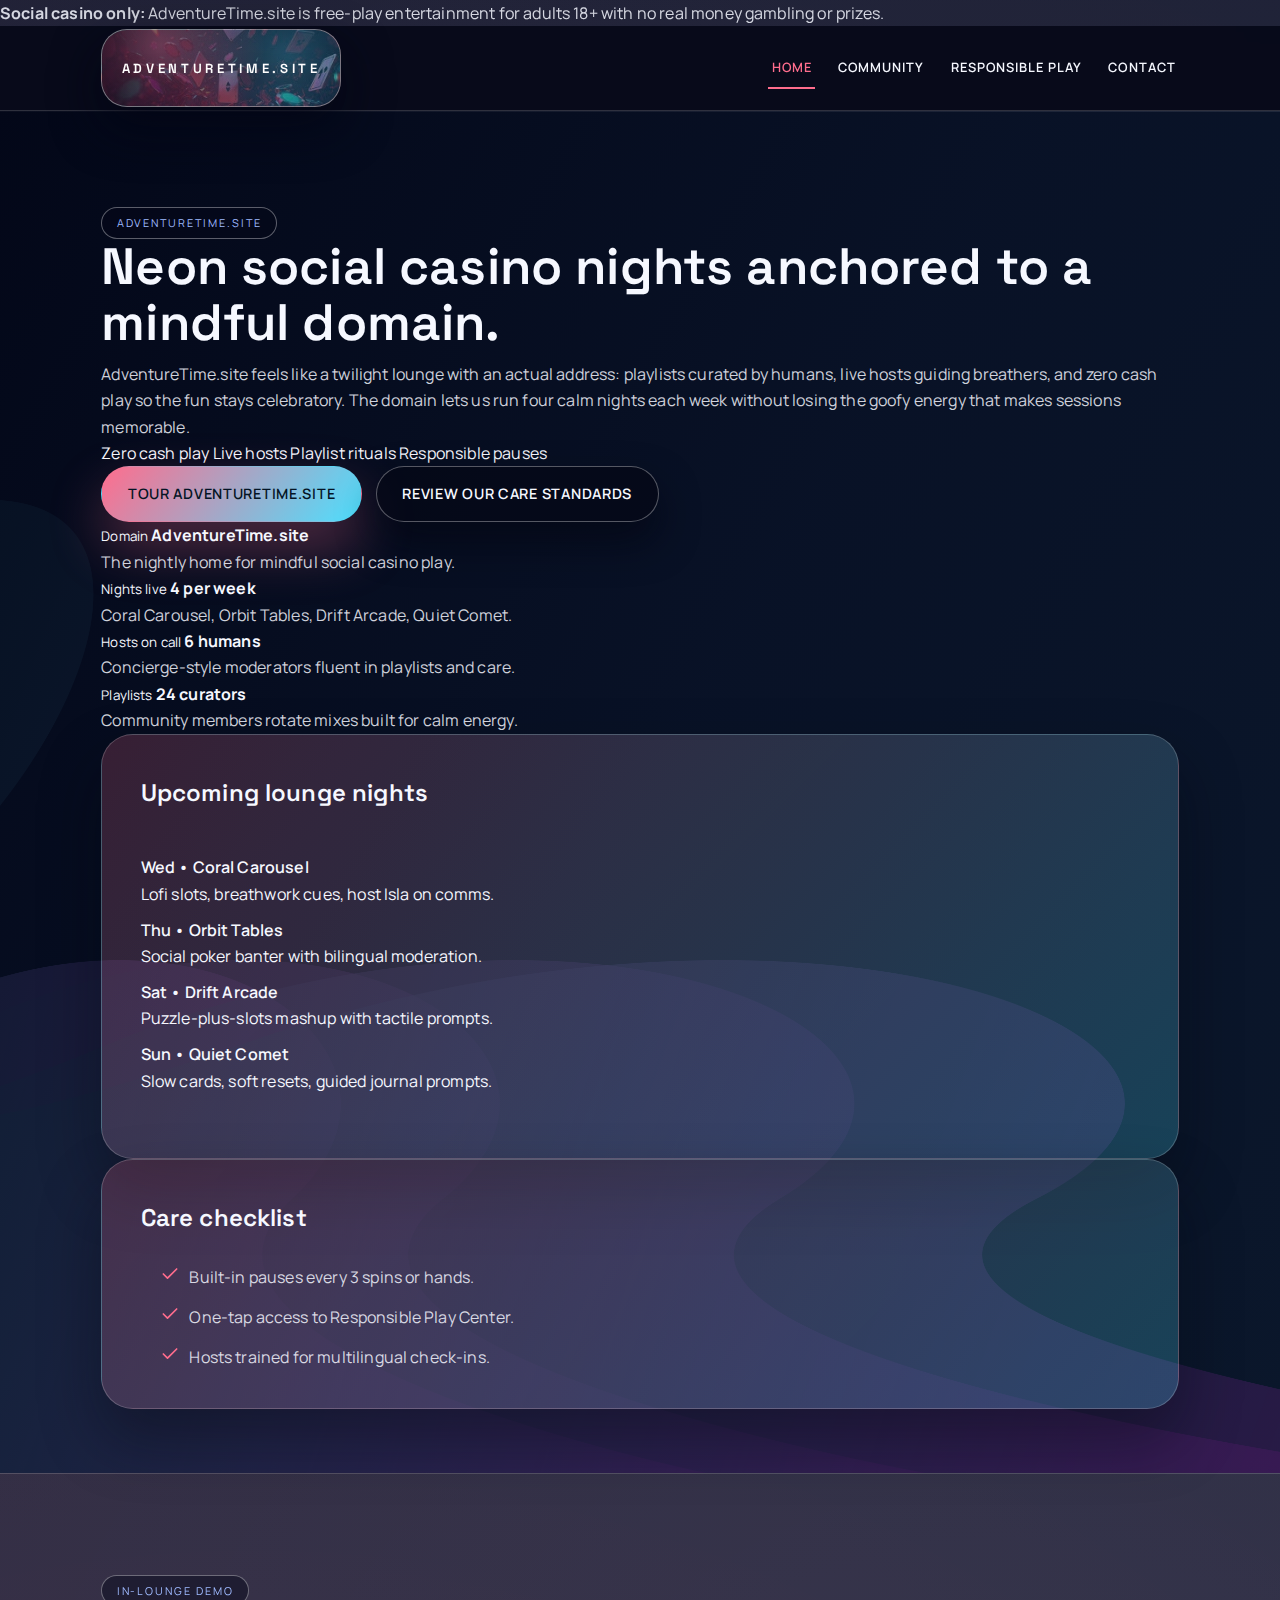
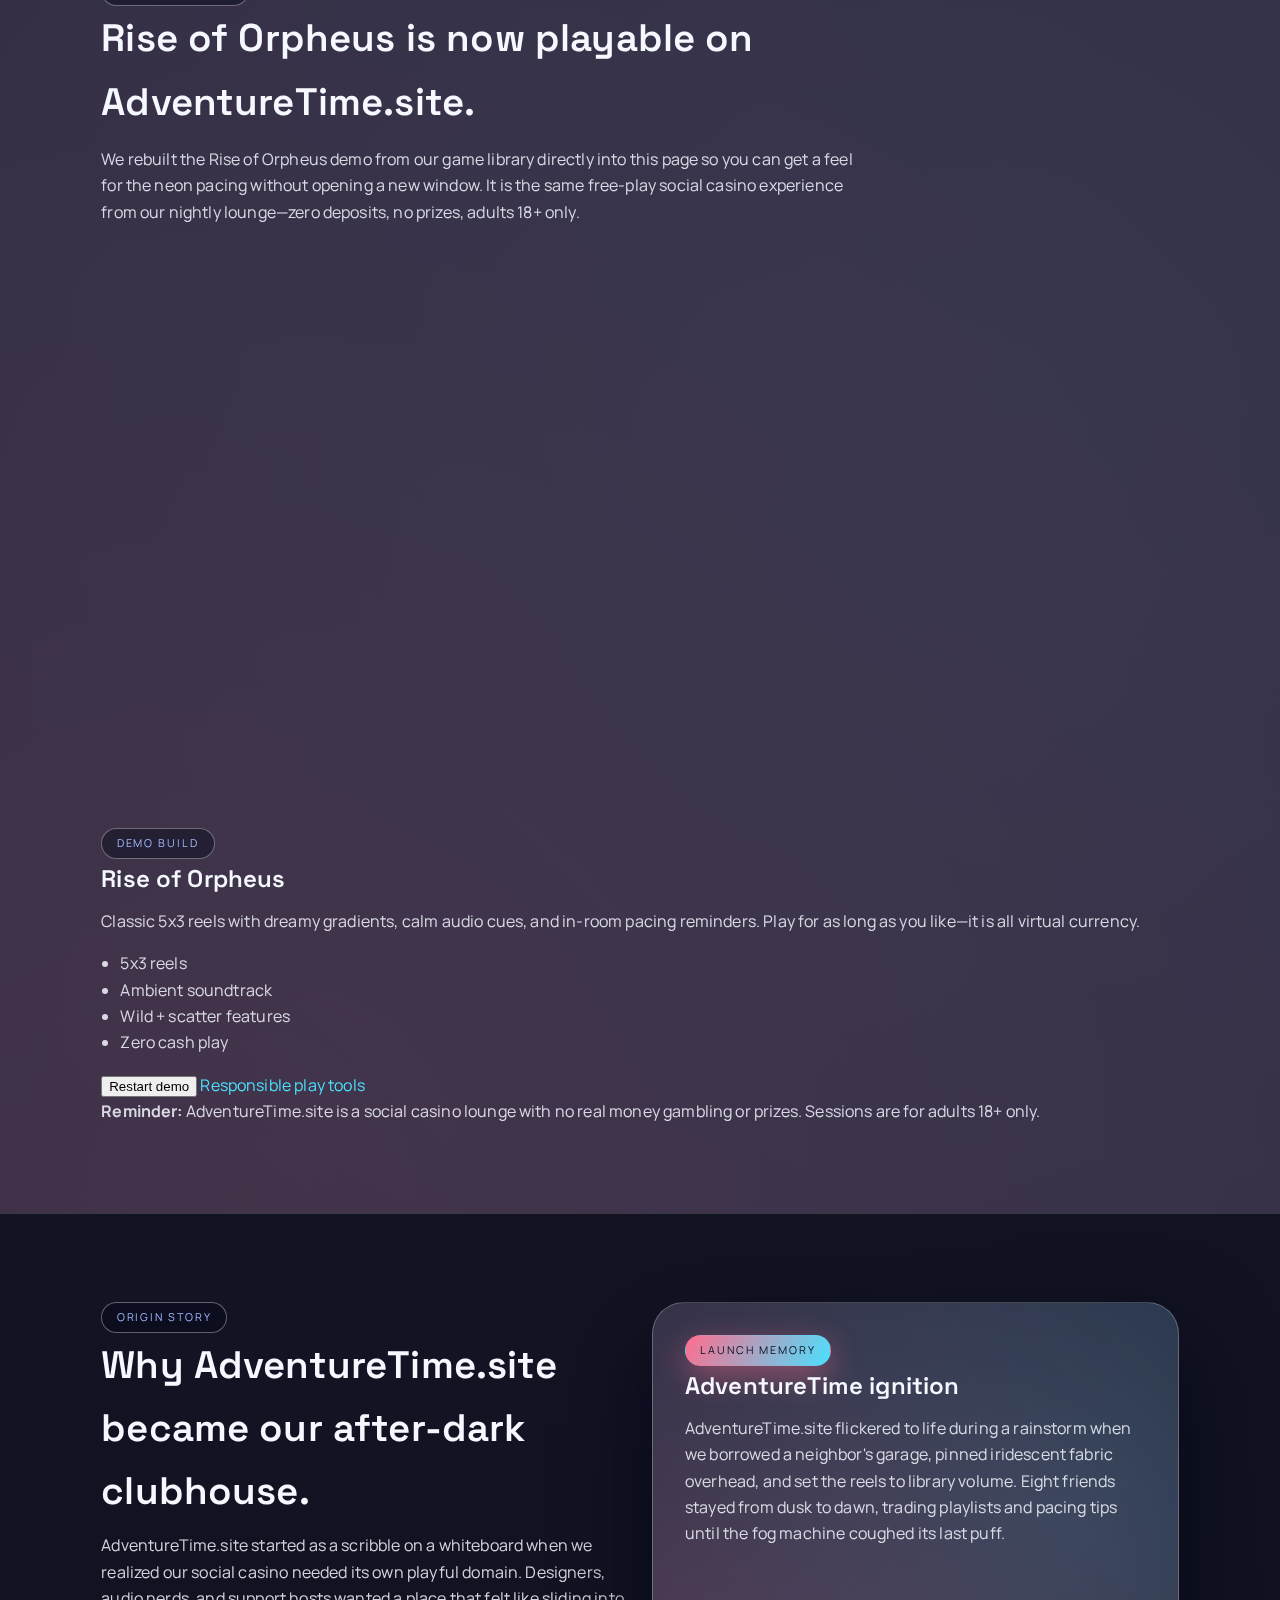
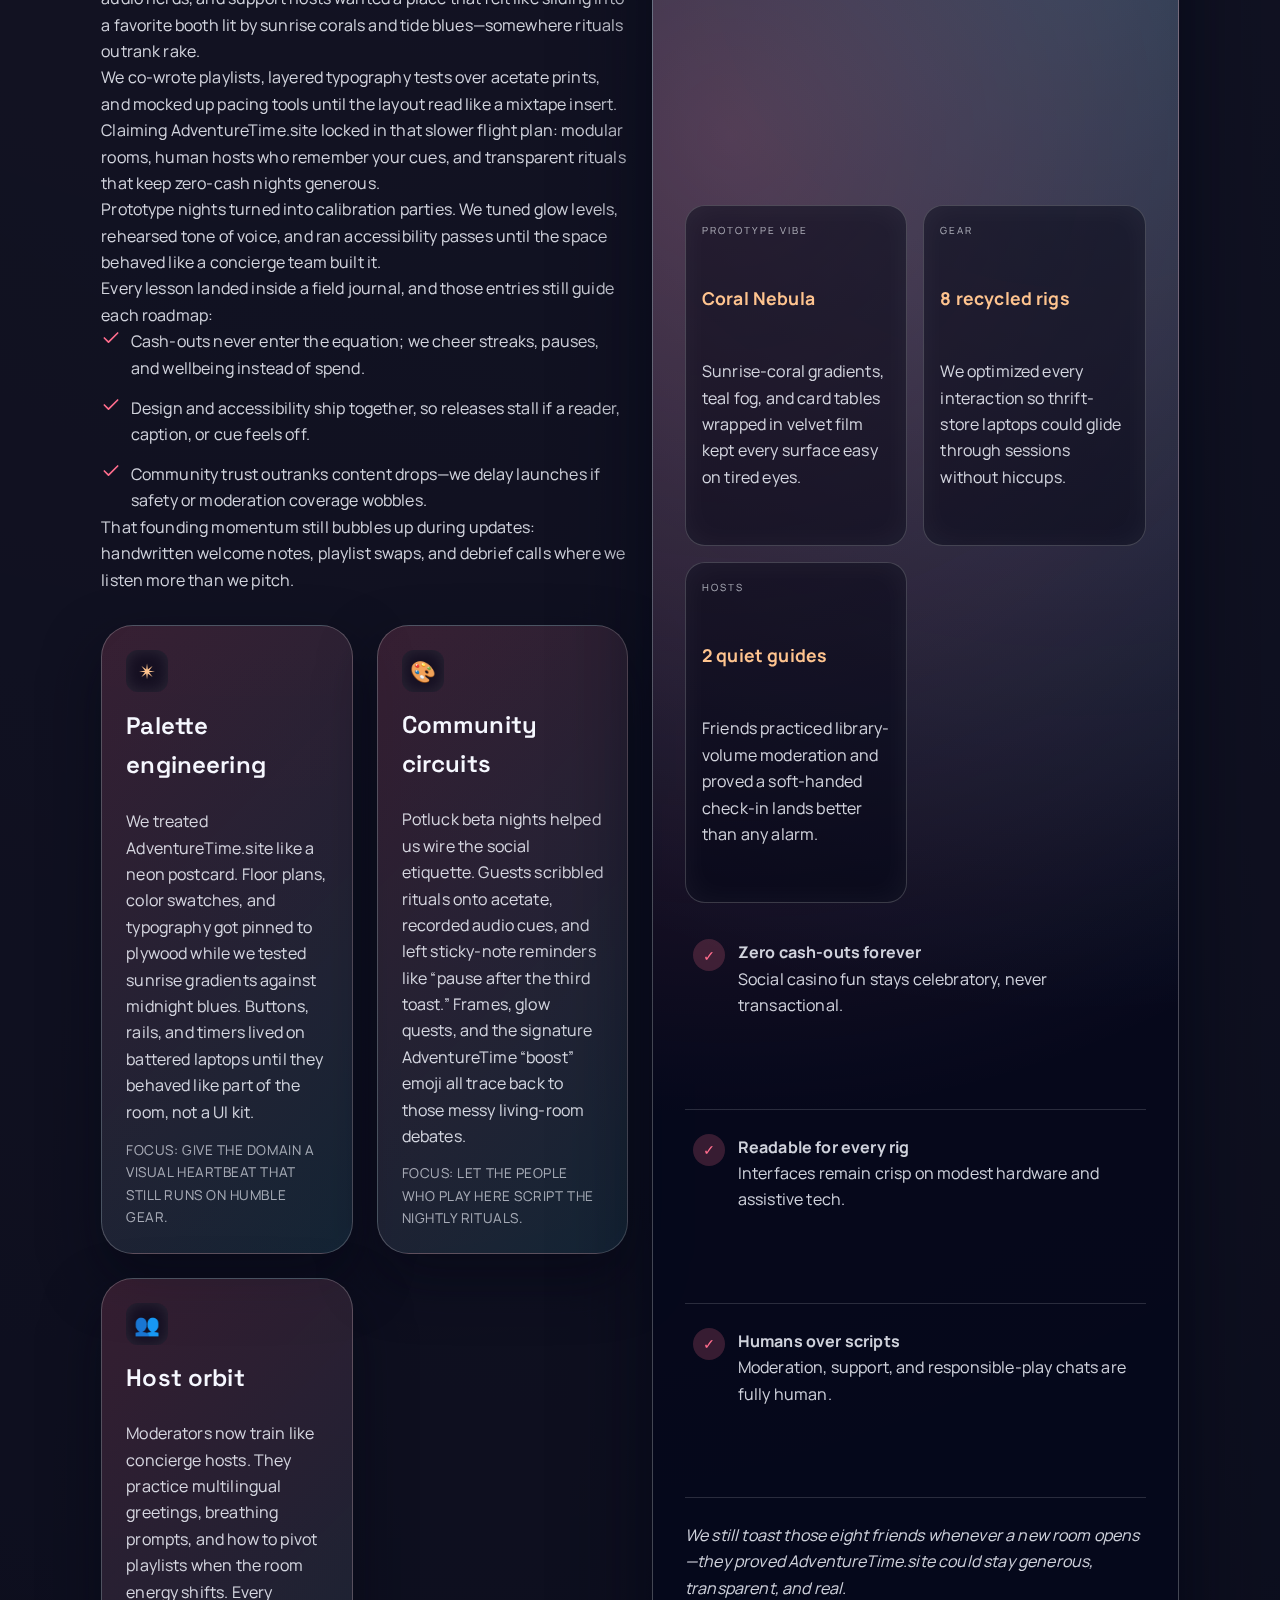
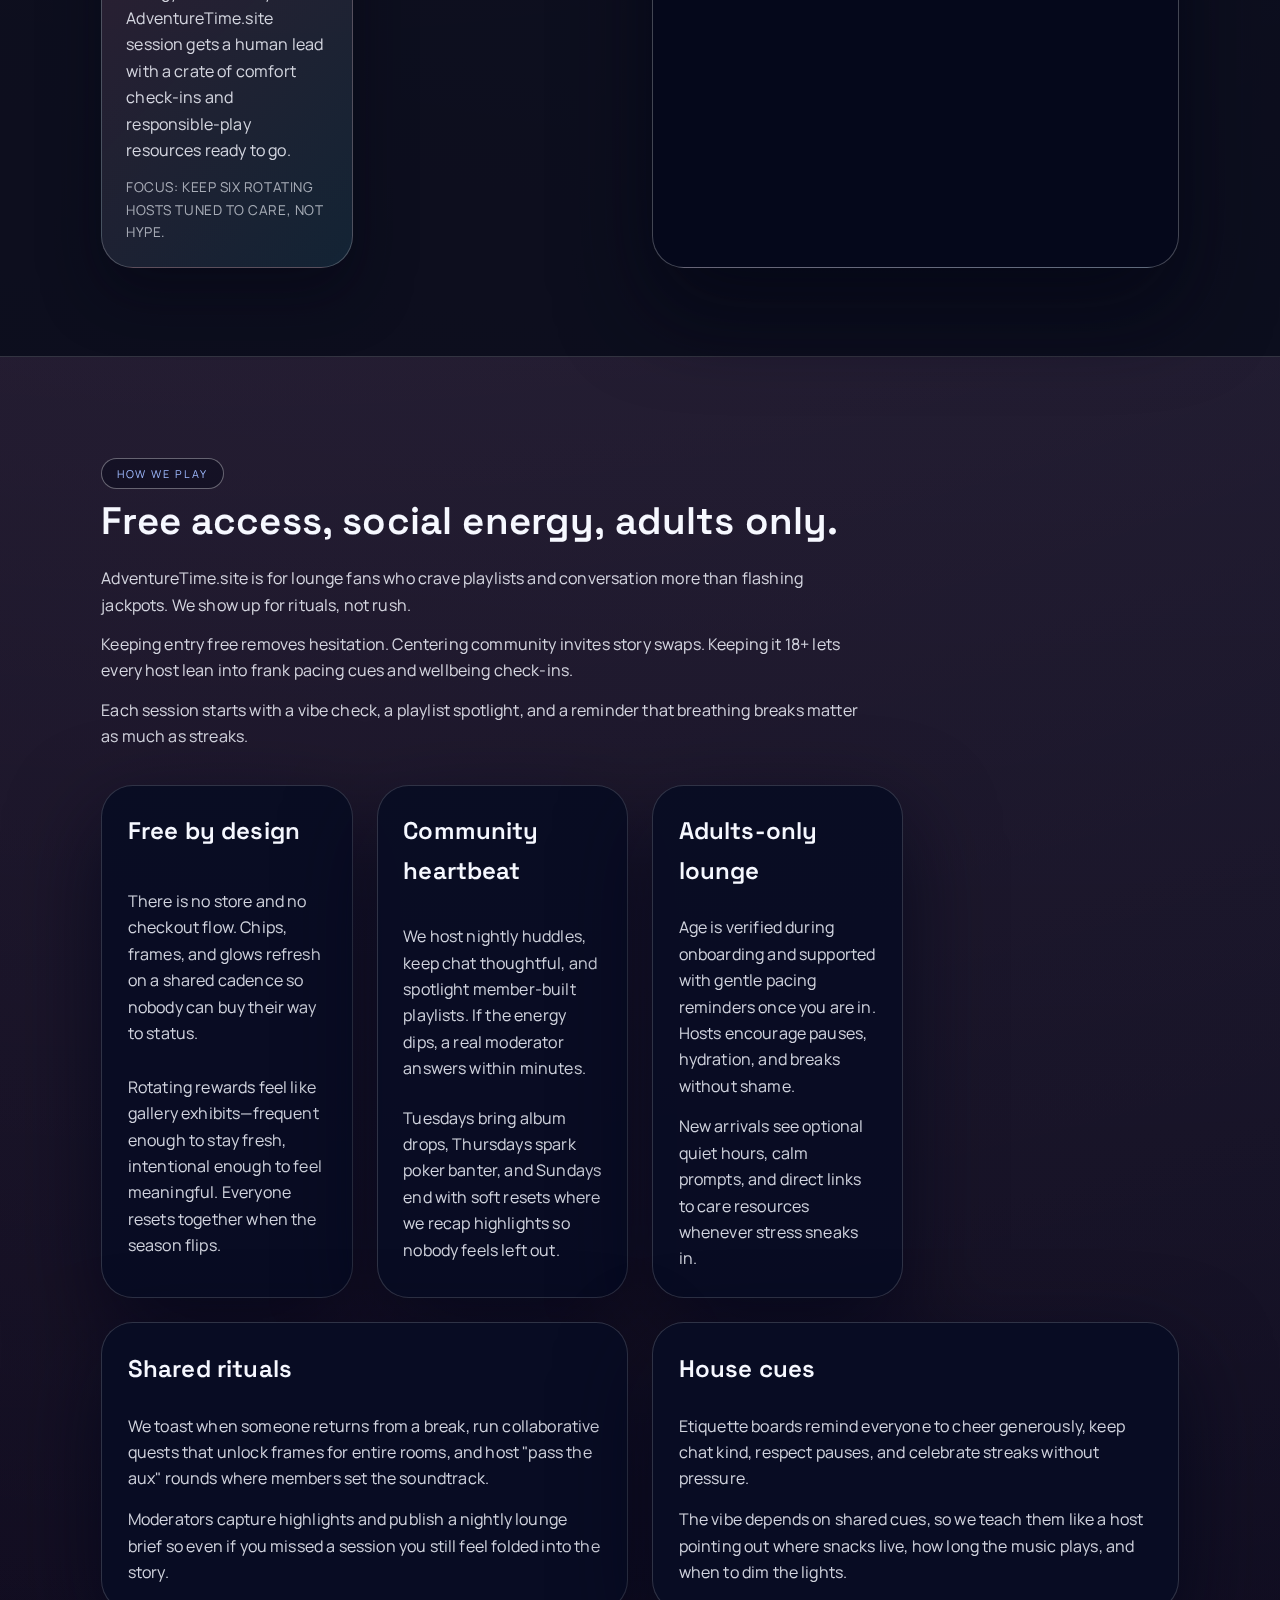
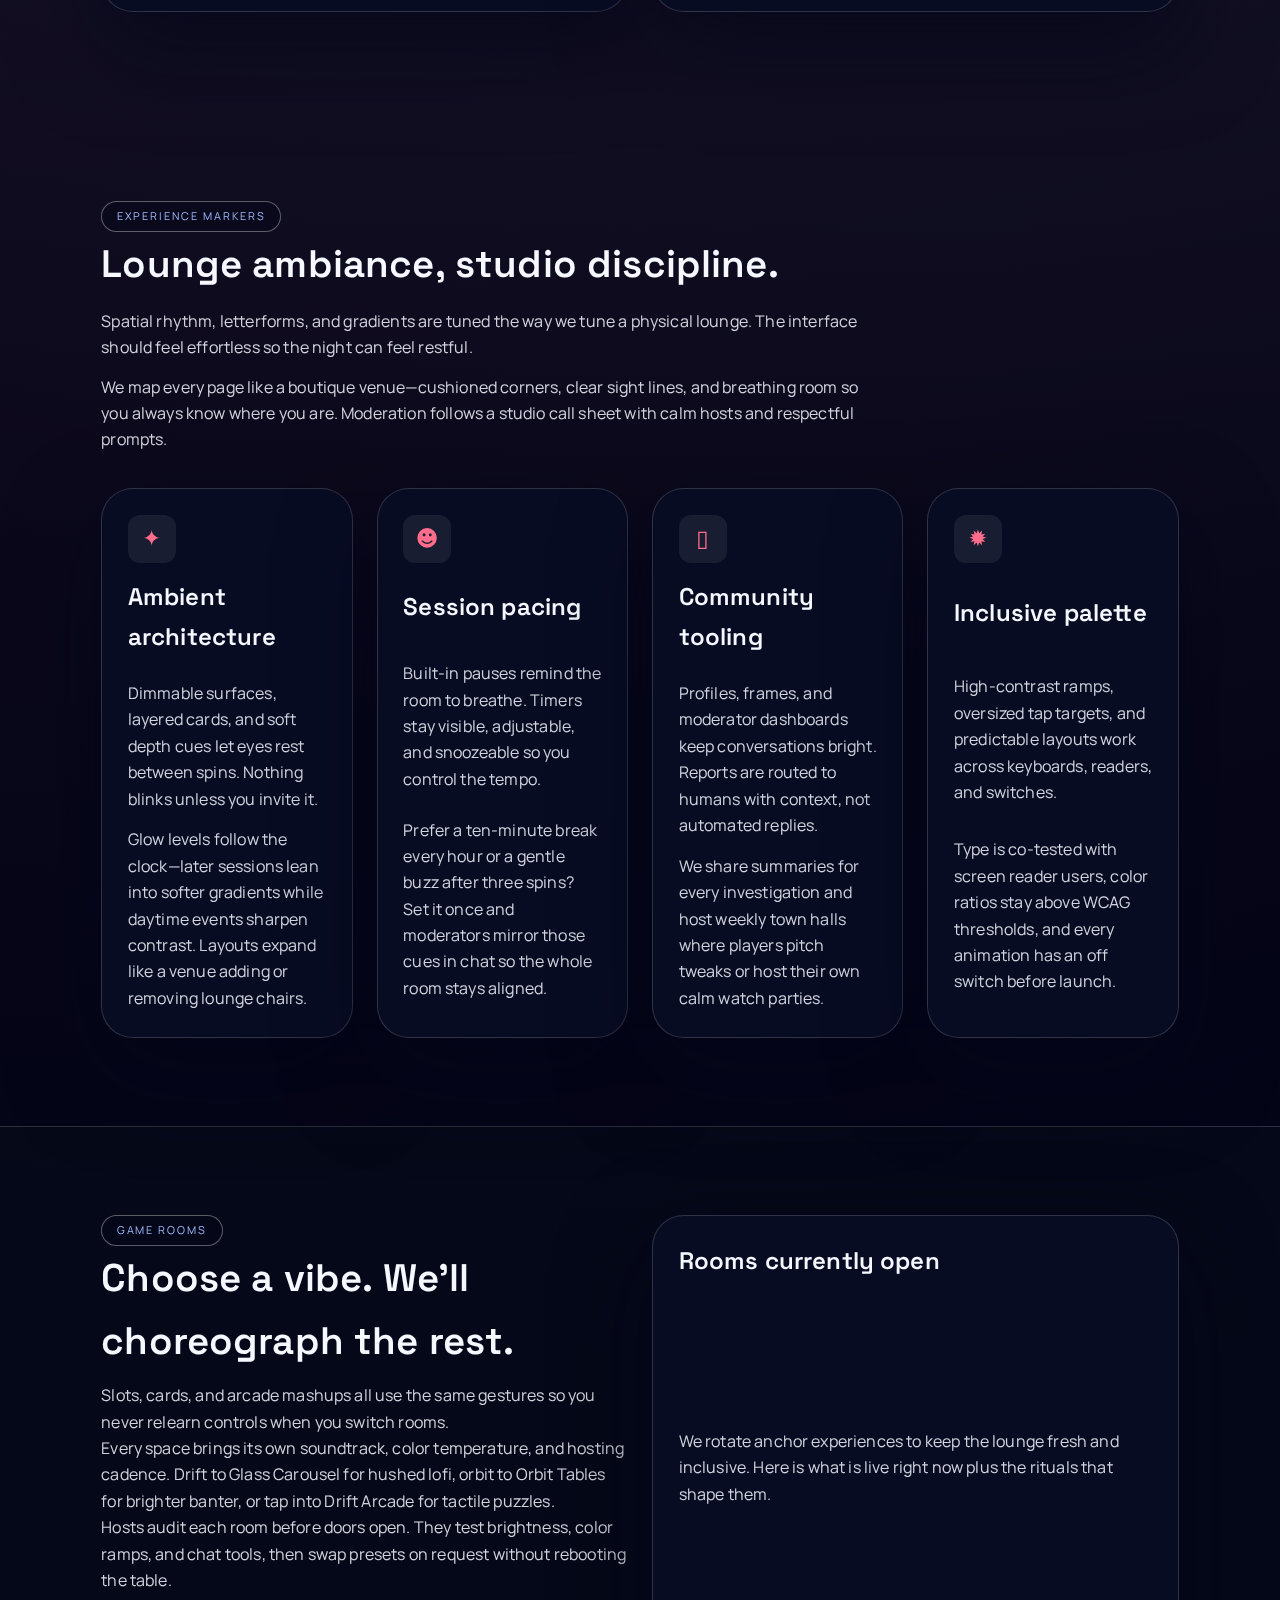
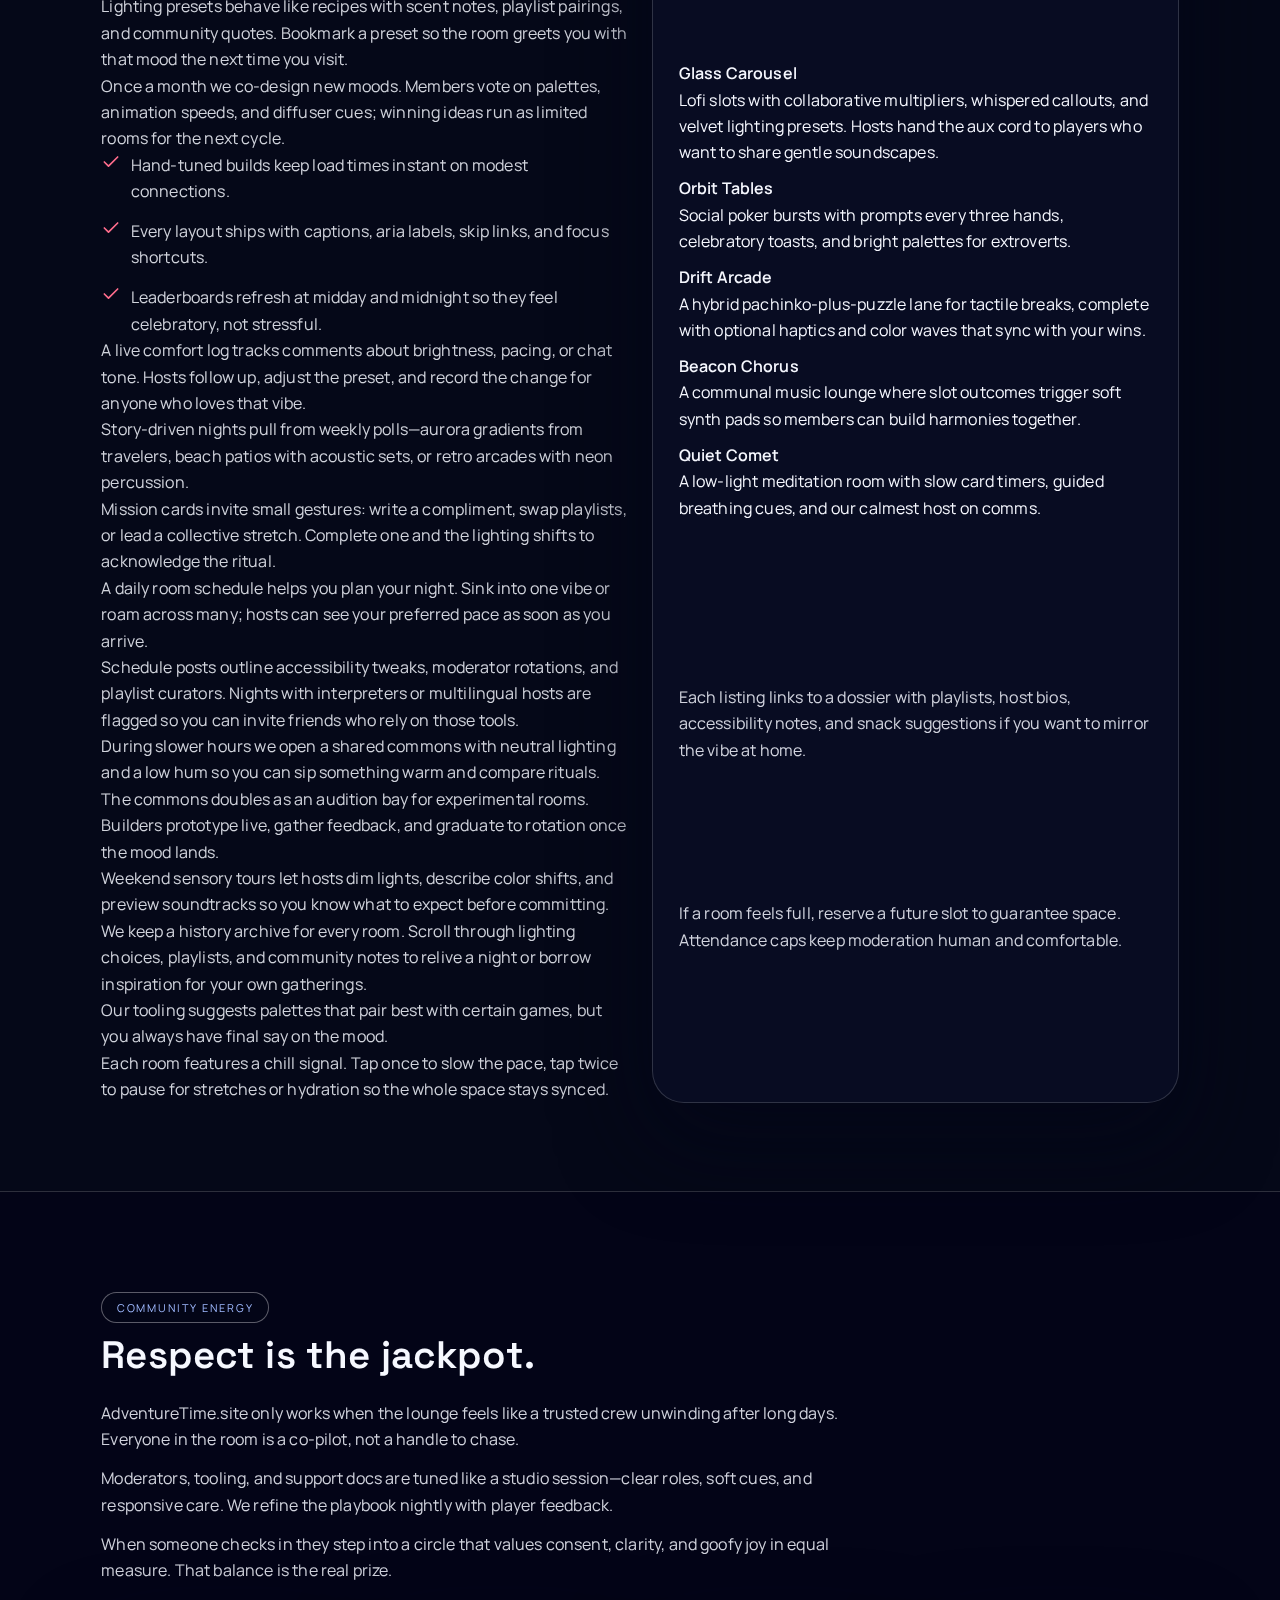
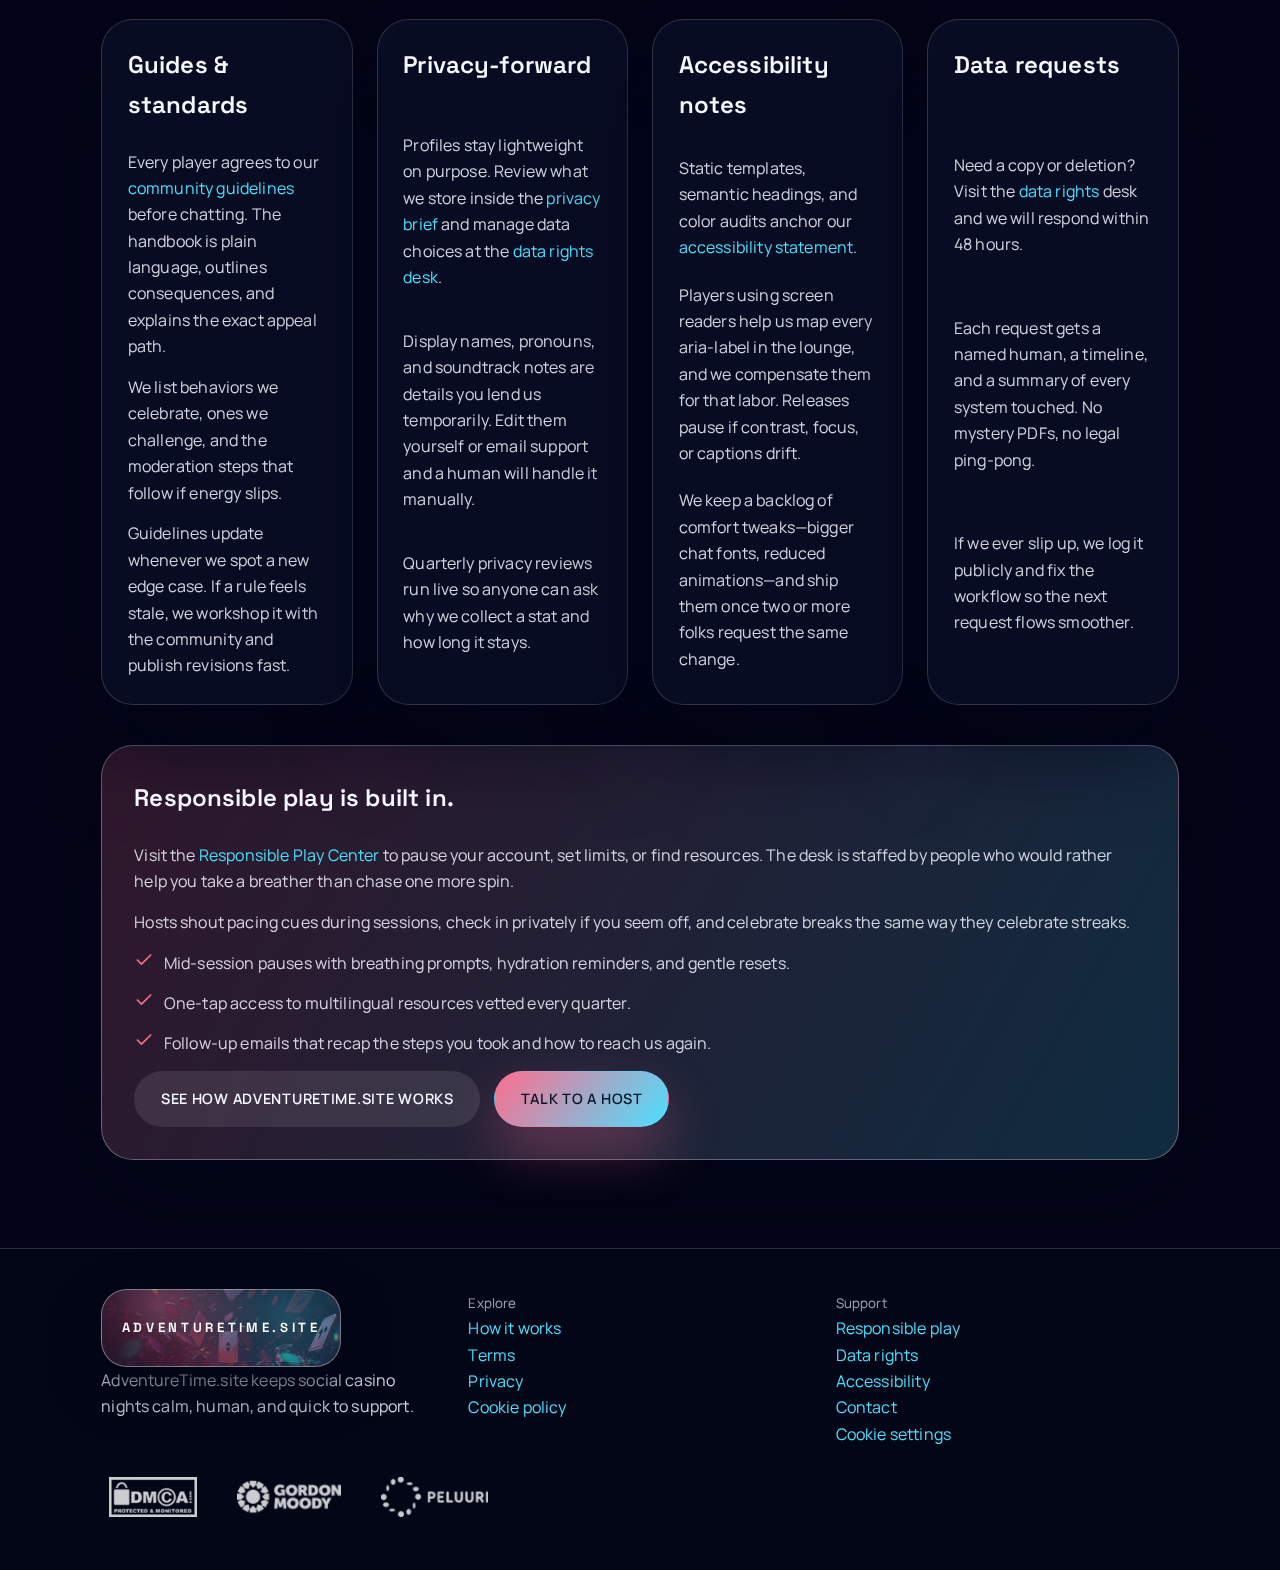
<file: index.html>
<!doctype html>
<html lang="en">
<head>
  <meta charset="utf-8">
  <meta name="viewport" content="width=device-width, initial-scale=1">
  <meta http-equiv=\"Cache-Control\" content=\"no-cache, no-store, must-revalidate\">
  <meta http-equiv=\"Pragma\" content=\"no-cache\">
  <meta http-equiv=\"Expires\" content=\"0\">
  <meta http-equiv="Content-Language" content="en-US">
  <meta name="theme-color" content="#ff6d8d">
  <title>AdventureTime.site | Chromatic Social Casino Lounge</title>
  <meta name="description" content="AdventureTime.site is the new domain for neon social casino nights with live hosts, curated playlists, guided breathers, and zero-cash rituals.">
  <meta name="keywords" content="AdventureTime.site, social casino nights, neon casino lounge, zero cash play, live hosts, mindful gaming, responsible social casino, playlists">
  <meta name="robots" content="index, follow">
  <meta property="og:site_name" content="AdventureTime.site">
  <meta property="og:title" content="AdventureTime.site | Chromatic Social Casino Lounge">
  <meta property="og:description" content="Drop into AdventureTime.site for social casino nights lit by sunrise corals, live hosts, curated playlists, and responsibility-first rituals&mdash;never deposits or withdrawals.">
  <meta property="og:type" content="website">
  <meta property="og:url" content="https://adventuretime.site/">
  <meta name="twitter:card" content="summary_large_image">
  <meta name="twitter:title" content="AdventureTime.site | Chromatic Social Casino Lounge">
  <meta name="twitter:description" content="AdventureTime.site keeps social casino play grounded with neon gradients, live hosts, playlists, and compassionate pace checks.">
  <link rel="canonical" href="https://adventuretime.site/">
  <link rel="alternate" href="https://adventuretime.site/" hreflang="en">
  <link rel="alternate" href="https://adventuretime.site/" hreflang="x-default">

  <link rel="icon" href="/favicon.ico" sizes="any">
  <link rel="stylesheet" href="/styles.css?v=3">
</head>
<body>
  <a class="skip-link" href="#main-content">Skip to main content</a>  <div class="policy-banner" role="status">
    <p><strong>Social casino only:</strong> AdventureTime.site is free-play entertainment for adults 18+ with no real money gambling or prizes.</p>
  </div>
  <header class="site-header">
    <div class="shell header__inner">
      <a class="brand" href="/" aria-label="AdventureTime.site home">
                <div class='brand__logo' role='img' aria-label='AdventureTime.site textured logo'>
          <span aria-hidden='true'>AdventureTime.site</span>
        </div>
      </a>

      <nav class="site-nav" aria-label="Primary">
        <a href="/" aria-current="page">Home</a>
        <a href="/community/">Community</a>
        <a href="/responsible-play/">Responsible Play</a>
        <a href="/contact/">Contact</a>
      </nav>
    </div>
  </header>

  <main id="main-content">
    <section class="hero hero--simple" id="overview">
      <div class="shell hero__layout">
        <div class="hero__story">
          <p class="pill">AdventureTime.site</p>
          <h1>Neon social casino nights anchored to a mindful domain.</h1>
          <p>AdventureTime.site feels like a twilight lounge with an actual address: playlists curated by humans, live hosts guiding breathers, and zero cash play so the fun stays celebratory. The domain lets us run four calm nights each week without losing the goofy energy that makes sessions memorable.</p>
          <div class="hero__badges" aria-label="Lounge highlights">
            <span class="hero-badge">Zero cash play</span>
            <span class="hero-badge">Live hosts</span>
            <span class="hero-badge">Playlist rituals</span>
            <span class="hero-badge">Responsible pauses</span>
          </div>
          <div class="button-row">
            <a class="btn btn--primary" href="#experience">Tour AdventureTime.site</a>
            <a class="btn btn--ghost" href="/responsible-play/">Review our care standards</a>
          </div>
          <div class="hero__meta-grid" aria-label="Quick stats">
            <article class="hero__meta-card">
              <small>Domain</small>
              <strong>AdventureTime.site</strong>
              <p>The nightly home for mindful social casino play.</p>
            </article>
            <article class="hero__meta-card">
              <small>Nights live</small>
              <strong>4 per week</strong>
              <p>Coral Carousel, Orbit Tables, Drift Arcade, Quiet Comet.</p>
            </article>
            <article class="hero__meta-card">
              <small>Hosts on call</small>
              <strong>6 humans</strong>
              <p>Concierge-style moderators fluent in playlists and care.</p>
            </article>
            <article class="hero__meta-card">
              <small>Playlists</small>
              <strong>24 curators</strong>
              <p>Community members rotate mixes built for calm energy.</p>
            </article>
          </div>
        </div>
        <div class="hero__showcase">
          <div class="hero__panel hero__panel--primary">
            <h3>Upcoming lounge nights</h3>
            <dl class="hero__schedule">
              <div>
                <dt>Wed • Coral Carousel</dt>
                <dd>Lofi slots, breathwork cues, host Isla on comms.</dd>
              </div>
              <div>
                <dt>Thu • Orbit Tables</dt>
                <dd>Social poker banter with bilingual moderation.</dd>
              </div>
              <div>
                <dt>Sat • Drift Arcade</dt>
                <dd>Puzzle-plus-slots mashup with tactile prompts.</dd>
              </div>
              <div>
                <dt>Sun • Quiet Comet</dt>
                <dd>Slow cards, soft resets, guided journal prompts.</dd>
              </div>
            </dl>
          </div>
          <div class="hero__panel hero__panel--secondary">
            <h3>Care checklist</h3>
            <ul class="checklist checklist--compact">
              <li>
                <svg viewBox="0 0 24 24" fill="none" stroke="currentColor" stroke-width="2" stroke-linecap="round" stroke-linejoin="round"><polyline points="20 6 9 17 4 12"/></svg>
                <span>Built-in pauses every 3 spins or hands.</span>
              </li>
              <li>
                <svg viewBox="0 0 24 24" fill="none" stroke="currentColor" stroke-width="2" stroke-linecap="round" stroke-linejoin="round"><polyline points="20 6 9 17 4 12"/></svg>
                <span>One-tap access to Responsible Play Center.</span>
              </li>
              <li>
                <svg viewBox="0 0 24 24" fill="none" stroke="currentColor" stroke-width="2" stroke-linecap="round" stroke-linejoin="round"><polyline points="20 6 9 17 4 12"/></svg>
                <span>Hosts trained for multilingual check-ins.</span>
              </li>
            </ul>
          </div>
        </div>
      </div>
    </section>

    <section class="section" id="featured-game">
      <div class="shell">
        <div class="section__header">
          <p class="pill">In-lounge demo</p>
          <h2>Rise of Orpheus is now playable on AdventureTime.site.</h2>
          <p>We rebuilt the Rise of Orpheus demo from our game library directly into this page so you can get a feel for the neon pacing without opening a new window. It is the same free-play social casino experience from our nightly lounge&mdash;zero deposits, no prizes, adults 18+ only.</p>
        </div>

        <div class="game-showcase" aria-label="Rise of Orpheus demo">
          <div class="game-iframe-container">
            <iframe
              id="orpheus-frame"
              data-src="https://released.playngonetwork.com/casino/ContainerLauncher?pid=2&amp;gid=riseoforpheus&amp;lang=en_GB&amp;practice=1&amp;channel=desktop&amp;demo=2"
              src="https://released.playngonetwork.com/casino/ContainerLauncher?pid=2&amp;gid=riseoforpheus&amp;lang=en_GB&amp;practice=1&amp;channel=desktop&amp;demo=2"
              title="Rise of Orpheus social casino game"
              loading="lazy"
              width="100%"
              height="560"
              frameborder="0"
              referrerpolicy="no-referrer"
              allow="autoplay"
            ></iframe>
          </div>
          <div class="game-info">
            <p class="pill pill--soft">Demo build</p>
            <h3>Rise of Orpheus</h3>
            <p>Classic 5x3 reels with dreamy gradients, calm audio cues, and in-room pacing reminders. Play for as long as you like&mdash;it is all virtual currency.</p>
            <ul class="game-tag-list">
              <li>5x3 reels</li>
              <li>Ambient soundtrack</li>
              <li>Wild + scatter features</li>
              <li>Zero cash play</li>
            </ul>
            <div class="game-controls">
              <button class="play-btn" type="button" data-restart="orpheus">Restart demo</button>
              <a class="cta-btn" href="/responsible-play/">Responsible play tools</a>
            </div>
            <p class="game-note"><strong>Reminder:</strong> AdventureTime.site is a social casino lounge with no real money gambling or prizes. Sessions are for adults 18+ only.</p>
          </div>
        </div>
      </div>
    </section>



    <section class="section section--contrast" id="origin">

      <div class="shell grid-split">

        <div>

          <p class="pill">Origin story</p>

          <h2>Why AdventureTime.site became our after-dark clubhouse.</h2>

          <p>AdventureTime.site started as a scribble on a whiteboard when we realized our social casino needed its own playful domain. Designers, audio nerds, and support hosts wanted a place that felt like sliding into a favorite booth lit by sunrise corals and tide blues&mdash;somewhere rituals outrank rake.</p>

          <p>We co-wrote playlists, layered typography tests over acetate prints, and mocked up pacing tools until the layout read like a mixtape insert. Claiming AdventureTime.site locked in that slower flight plan: modular rooms, human hosts who remember your cues, and transparent rituals that keep zero-cash nights generous.</p>

          <p>Prototype nights turned into calibration parties. We tuned glow levels, rehearsed tone of voice, and ran accessibility passes until the space behaved like a concierge team built it.</p>

          <p>Every lesson landed inside a field journal, and those entries still guide each roadmap:</p>

          <ul class="checklist" aria-label="Founding promises">

            <li>

              <svg viewBox="0 0 24 24" fill="none" stroke="currentColor" stroke-width="2" stroke-linecap="round" stroke-linejoin="round"><polyline points="20 6 9 17 4 12"/></svg>

              <span>Cash-outs never enter the equation; we cheer streaks, pauses, and wellbeing instead of spend.</span>

            </li>

            <li>

              <svg viewBox="0 0 24 24" fill="none" stroke="currentColor" stroke-width="2" stroke-linecap="round" stroke-linejoin="round"><polyline points="20 6 9 17 4 12"/></svg>

              <span>Design and accessibility ship together, so releases stall if a reader, caption, or cue feels off.</span>

            </li>

            <li>

              <svg viewBox="0 0 24 24" fill="none" stroke="currentColor" stroke-width="2" stroke-linecap="round" stroke-linejoin="round"><polyline points="20 6 9 17 4 12"/></svg>

              <span>Community trust outranks content drops&mdash;we delay launches if safety or moderation coverage wobbles.</span>

            </li>

          </ul>

          <p>That founding momentum still bubbles up during updates: handwritten welcome notes, playlist swaps, and debrief calls where we listen more than we pitch.</p>

          <div class="phase-grid" aria-label="Build phases">

            <article class="phase-card">
              <div class="phase-card__icon" aria-hidden="true">&#10036;</div>
              <h3>Palette engineering</h3>
              <p>We treated AdventureTime.site like a neon postcard. Floor plans, color swatches, and typography got pinned to plywood while we tested sunrise gradients against midnight blues. Buttons, rails, and timers lived on battered laptops until they behaved like part of the room, not a UI kit.</p>
              <p class="phase-card__note">Focus: give the domain a visual heartbeat that still runs on humble gear.</p>
            </article>

            <article class="phase-card">
              <div class="phase-card__icon" aria-hidden="true">&#127912;</div>
              <h3>Community circuits</h3>
              <p>Potluck beta nights helped us wire the social etiquette. Guests scribbled rituals onto acetate, recorded audio cues, and left sticky-note reminders like “pause after the third toast.” Frames, glow quests, and the signature AdventureTime “boost” emoji all trace back to those messy living-room debates.</p>
              <p class="phase-card__note">Focus: let the people who play here script the nightly rituals.</p>
            </article>

            <article class="phase-card">
              <div class="phase-card__icon" aria-hidden="true">&#128101;</div>
              <h3>Host orbit</h3>
              <p>Moderators now train like concierge hosts. They practice multilingual greetings, breathing prompts, and how to pivot playlists when the room energy shifts. Every AdventureTime.site session gets a human lead with a crate of comfort check-ins and responsible-play resources ready to go.</p>
              <p class="phase-card__note">Focus: keep six rotating hosts tuned to care, not hype.</p>
            </article>

          </div>

        </div>

        <div class="spark-panel" aria-labelledby="ignition-heading">
          <div class="spark-panel__header">
            <p class="pill pill--bright">Launch memory</p>
            <h3 id="ignition-heading">AdventureTime ignition</h3>
            <p>AdventureTime.site flickered to life during a rainstorm when we borrowed a neighbor's garage, pinned iridescent fabric overhead, and set the reels to library volume. Eight friends stayed from dusk to dawn, trading playlists and pacing tips until the fog machine coughed its last puff.</p>
          </div>

          <div class="spark-panel__grid">
            <div class="spark-panel__stat">
              <small>Prototype vibe</small>
              <strong>Coral Nebula</strong>
              <p>Sunrise-coral gradients, teal fog, and card tables wrapped in velvet film kept every surface easy on tired eyes.</p>
            </div>
            <div class="spark-panel__stat">
              <small>Gear</small>
              <strong>8 recycled rigs</strong>
              <p>We optimized every interaction so thrift-store laptops could glide through sessions without hiccups.</p>
            </div>
            <div class="spark-panel__stat">
              <small>Hosts</small>
              <strong>2 quiet guides</strong>
              <p>Friends practiced library-volume moderation and proved a soft-handed check-in lands better than any alarm.</p>
            </div>
          </div>

          <ul class="spark-principles" aria-label="Principles that still guide us">
            <li>
              <span class="spark-principles__icon" aria-hidden="true">&#10003;</span>
              <div>
                <strong>Zero cash-outs forever</strong>
                <p>Social casino fun stays celebratory, never transactional.</p>
              </div>
            </li>
            <li>
              <span class="spark-principles__icon" aria-hidden="true">&#10003;</span>
              <div>
                <strong>Readable for every rig</strong>
                <p>Interfaces remain crisp on modest hardware and assistive tech.</p>
              </div>
            </li>
            <li>
              <span class="spark-principles__icon" aria-hidden="true">&#10003;</span>
              <div>
                <strong>Humans over scripts</strong>
                <p>Moderation, support, and responsible-play chats are fully human.</p>
              </div>
            </li>
          </ul>

          <p class="spark-panel__footer">We still toast those eight friends whenever a new room opens—they proved AdventureTime.site could stay generous, transparent, and real.</p>
        </div>

      </div>

    </section>

    <section class="section" id="how-we-play">

      <div class="shell">

        <div class="section__header">

          <p class="pill">How we play</p>

          <h2>Free access, social energy, adults only.</h2>

          <p>AdventureTime.site is for lounge fans who crave playlists and conversation more than flashing jackpots. We show up for rituals, not rush.</p>

          <p>Keeping entry free removes hesitation. Centering community invites story swaps. Keeping it 18+ lets every host lean into frank pacing cues and wellbeing check-ins.</p>

          <p>Each session starts with a vibe check, a playlist spotlight, and a reminder that breathing breaks matter as much as streaks.</p>

        </div>

        <div class="content-grid">

          <article class="content-card">

            <h3>Free by design</h3>

            <p>There is no store and no checkout flow. Chips, frames, and glows refresh on a shared cadence so nobody can buy their way to status.</p>

            <p>Rotating rewards feel like gallery exhibits&mdash;frequent enough to stay fresh, intentional enough to feel meaningful. Everyone resets together when the season flips.</p>

          </article>

          <article class="content-card">

            <h3>Community heartbeat</h3>

            <p>We host nightly huddles, keep chat thoughtful, and spotlight member-built playlists. If the energy dips, a real moderator answers within minutes.</p>

            <p>Tuesdays bring album drops, Thursdays spark poker banter, and Sundays end with soft resets where we recap highlights so nobody feels left out.</p>

          </article>

          <article class="content-card">

            <h3>Adults-only lounge</h3>

            <p>Age is verified during onboarding and supported with gentle pacing reminders once you are in. Hosts encourage pauses, hydration, and breaks without shame.</p>

            <p>New arrivals see optional quiet hours, calm prompts, and direct links to care resources whenever stress sneaks in.</p>

          </article>

          <article class="content-card content-card--wide">

            <h3>Shared rituals</h3>

            <p>We toast when someone returns from a break, run collaborative quests that unlock frames for entire rooms, and host "pass the aux" rounds where members set the soundtrack.</p>

            <p>Moderators capture highlights and publish a nightly lounge brief so even if you missed a session you still feel folded into the story.</p>

          </article>

          <article class="content-card content-card--wide">

            <h3>House cues</h3>

            <p>Etiquette boards remind everyone to cheer generously, keep chat kind, respect pauses, and celebrate streaks without pressure.</p>

            <p>The vibe depends on shared cues, so we teach them like a host pointing out where snacks live, how long the music plays, and when to dim the lights.</p>

          </article>

        </div>

      </div>

    </section>

    <section class="section" id="experience">

      <div class="shell">

        <div class="section__header">

          <p class="pill">Experience markers</p>

          <h2>Lounge ambiance, studio discipline.</h2>

          <p>Spatial rhythm, letterforms, and gradients are tuned the way we tune a physical lounge. The interface should feel effortless so the night can feel restful.</p>

          <p>We map every page like a boutique venue&mdash;cushioned corners, clear sight lines, and breathing room so you always know where you are. Moderation follows a studio call sheet with calm hosts and respectful prompts.</p>

        </div>

        <div class="feature-grid">

          <article class="feature-card">

            <div class="feature-card__icon" aria-hidden="true">&#10022;</div>

            <h3>Ambient architecture</h3>

            <p>Dimmable surfaces, layered cards, and soft depth cues let eyes rest between spins. Nothing blinks unless you invite it.</p>

            <p>Glow levels follow the clock&mdash;later sessions lean into softer gradients while daytime events sharpen contrast. Layouts expand like a venue adding or removing lounge chairs.</p>

          </article>

          <article class="feature-card">

            <div class="feature-card__icon" aria-hidden="true">&#9787;</div>

            <h3>Session pacing</h3>

            <p>Built-in pauses remind the room to breathe. Timers stay visible, adjustable, and snoozeable so you control the tempo.</p>

            <p>Prefer a ten-minute break every hour or a gentle buzz after three spins? Set it once and moderators mirror those cues in chat so the whole room stays aligned.</p>

          </article>

          <article class="feature-card">

            <div class="feature-card__icon" aria-hidden="true">&#9647;</div>

            <h3>Community tooling</h3>

            <p>Profiles, frames, and moderator dashboards keep conversations bright. Reports are routed to humans with context, not automated replies.</p>

            <p>We share summaries for every investigation and host weekly town halls where players pitch tweaks or host their own calm watch parties.</p>

          </article>

          <article class="feature-card">

            <div class="feature-card__icon" aria-hidden="true">&#10041;</div>

            <h3>Inclusive palette</h3>

            <p>High-contrast ramps, oversized tap targets, and predictable layouts work across keyboards, readers, and switches.</p>

            <p>Type is co-tested with screen reader users, color ratios stay above WCAG thresholds, and every animation has an off switch before launch.</p>

          </article>

        </div>

      </div>

    </section>

    <section class="section section--contrast" id="rooms">

      <div class="shell grid-split">

        <div>

          <p class="pill">Game rooms</p>

          <h2>Choose a vibe. We'll choreograph the rest.</h2>

          <p>Slots, cards, and arcade mashups all use the same gestures so you never relearn controls when you switch rooms.</p>

          <p>Every space brings its own soundtrack, color temperature, and hosting cadence. Drift to Glass Carousel for hushed lofi, orbit to Orbit Tables for brighter banter, or tap into Drift Arcade for tactile puzzles.</p>

          <p>Hosts audit each room before doors open. They test brightness, color ramps, and chat tools, then swap presets on request without rebooting the table.</p>

          <p>Lighting presets behave like recipes with scent notes, playlist pairings, and community quotes. Bookmark a preset so the room greets you with that mood the next time you visit.</p>

          <p>Once a month we co-design new moods. Members vote on palettes, animation speeds, and diffuser cues; winning ideas run as limited rooms for the next cycle.</p>

          <ul class="checklist" aria-label="Room promises">

            <li>

              <svg viewBox="0 0 24 24" fill="none" stroke="currentColor" stroke-width="2" stroke-linecap="round" stroke-linejoin="round"><polyline points="20 6 9 17 4 12"/></svg>

              <span>Hand-tuned builds keep load times instant on modest connections.</span>

            </li>

            <li>

              <svg viewBox="0 0 24 24" fill="none" stroke="currentColor" stroke-width="2" stroke-linecap="round" stroke-linejoin="round"><polyline points="20 6 9 17 4 12"/></svg>

              <span>Every layout ships with captions, aria labels, skip links, and focus shortcuts.</span>

            </li>

            <li>

              <svg viewBox="0 0 24 24" fill="none" stroke="currentColor" stroke-width="2" stroke-linecap="round" stroke-linejoin="round"><polyline points="20 6 9 17 4 12"/></svg>

              <span>Leaderboards refresh at midday and midnight so they feel celebratory, not stressful.</span>

            </li>

          </ul>

          <p>A live comfort log tracks comments about brightness, pacing, or chat tone. Hosts follow up, adjust the preset, and record the change for anyone who loves that vibe.</p>

          <p>Story-driven nights pull from weekly polls&mdash;aurora gradients from travelers, beach patios with acoustic sets, or retro arcades with neon percussion.</p>

          <p>Mission cards invite small gestures: write a compliment, swap playlists, or lead a collective stretch. Complete one and the lighting shifts to acknowledge the ritual.</p>

          <p>A daily room schedule helps you plan your night. Sink into one vibe or roam across many; hosts can see your preferred pace as soon as you arrive.</p>

          <p>Schedule posts outline accessibility tweaks, moderator rotations, and playlist curators. Nights with interpreters or multilingual hosts are flagged so you can invite friends who rely on those tools.</p>

          <p>During slower hours we open a shared commons with neutral lighting and a low hum so you can sip something warm and compare rituals.</p>

          <p>The commons doubles as an audition bay for experimental rooms. Builders prototype live, gather feedback, and graduate to rotation once the mood lands.</p>

          <p>Weekend sensory tours let hosts dim lights, describe color shifts, and preview soundtracks so you know what to expect before committing.</p>

          <p>We keep a history archive for every room. Scroll through lighting choices, playlists, and community notes to relive a night or borrow inspiration for your own gatherings.</p>

          <p>Our tooling suggests palettes that pair best with certain games, but you always have final say on the mood.</p>

          <p>Each room features a chill signal. Tap once to slow the pace, tap twice to pause for stretches or hydration so the whole space stays synced.</p>

        </div>

        <div class="feature-card">

          <h3>Rooms currently open</h3>

          <p>We rotate anchor experiences to keep the lounge fresh and inclusive. Here is what is live right now plus the rituals that shape them.</p>

          <dl>

            <dt>Glass Carousel</dt>

            <dd>Lofi slots with collaborative multipliers, whispered callouts, and velvet lighting presets. Hosts hand the aux cord to players who want to share gentle soundscapes.</dd>

            <dt>Orbit Tables</dt>

            <dd>Social poker bursts with prompts every three hands, celebratory toasts, and bright palettes for extroverts.</dd>

            <dt>Drift Arcade</dt>

            <dd>A hybrid pachinko-plus-puzzle lane for tactile breaks, complete with optional haptics and color waves that sync with your wins.</dd>

            <dt>Beacon Chorus</dt>

            <dd>A communal music lounge where slot outcomes trigger soft synth pads so members can build harmonies together.</dd>

            <dt>Quiet Comet</dt>

            <dd>A low-light meditation room with slow card timers, guided breathing cues, and our calmest host on comms.</dd>

          </dl>

          <p>Each listing links to a dossier with playlists, host bios, accessibility notes, and snack suggestions if you want to mirror the vibe at home.</p>

          <p>If a room feels full, reserve a future slot to guarantee space. Attendance caps keep moderation human and comfortable.</p>

        </div>

      </div>

    </section>

    <section class="section" id="community">

      <div class="shell">

        <div class="section__header">

          <p class="pill">Community energy</p>

          <h2>Respect is the jackpot.</h2>

          <p>AdventureTime.site only works when the lounge feels like a trusted crew unwinding after long days. Everyone in the room is a co-pilot, not a handle to chase.</p>

          <p>Moderators, tooling, and support docs are tuned like a studio session&mdash;clear roles, soft cues, and responsive care. We refine the playbook nightly with player feedback.</p>

          <p>When someone checks in they step into a circle that values consent, clarity, and goofy joy in equal measure. That balance is the real prize.</p>

        </div>

        <div class="support-grid">

          <article class="support-card">

            <h3>Guides & standards</h3>

            <p>Every player agrees to our <a href="/community-guidelines/">community guidelines</a> before chatting. The handbook is plain language, outlines consequences, and explains the exact appeal path.</p>

            <p>We list behaviors we celebrate, ones we challenge, and the moderation steps that follow if energy slips.</p>

            <p>Guidelines update whenever we spot a new edge case. If a rule feels stale, we workshop it with the community and publish revisions fast.</p>

          </article>

          <article class="support-card">

            <h3>Privacy-forward</h3>

            <p>Profiles stay lightweight on purpose. Review what we store inside the <a href="/privacy/">privacy brief</a> and manage data choices at the <a href="/data-rights/">data rights desk</a>.</p>

            <p>Display names, pronouns, and soundtrack notes are details you lend us temporarily. Edit them yourself or email support and a human will handle it manually.</p>

            <p>Quarterly privacy reviews run live so anyone can ask why we collect a stat and how long it stays.</p>

          </article>

          <article class="support-card">

            <h3>Accessibility notes</h3>

            <p>Static templates, semantic headings, and color audits anchor our <a href="/accessibility/">accessibility statement</a>.</p>

            <p>Players using screen readers help us map every aria-label in the lounge, and we compensate them for that labor. Releases pause if contrast, focus, or captions drift.</p>

            <p>We keep a backlog of comfort tweaks&mdash;bigger chat fonts, reduced animations&mdash;and ship them once two or more folks request the same change.</p>

          </article>

          <article class="support-card">

            <h3>Data requests</h3>

            <p>Need a copy or deletion? Visit the <a href="/data-rights/">data rights</a> desk and we will respond within 48 hours.</p>

            <p>Each request gets a named human, a timeline, and a summary of every system touched. No mystery PDFs, no legal ping-pong.</p>

            <p>If we ever slip up, we log it publicly and fix the workflow so the next request flows smoother.</p>

          </article>

        </div>

        <div class="callout" style="margin-top:2.5rem;">

          <h3>Responsible play is built in.</h3>

          <p>Visit the <a href="/responsible-play/">Responsible Play Center</a> to pause your account, set limits, or find resources. The desk is staffed by people who would rather help you take a breather than chase one more spin.</p>

          <p>Hosts shout pacing cues during sessions, check in privately if you seem off, and celebrate breaks the same way they celebrate streaks.</p>

          <ul class="checklist" aria-label="Responsible play rituals">

            <li>

              <svg viewBox="0 0 24 24" fill="none" stroke="currentColor" stroke-width="2" stroke-linecap="round" stroke-linejoin="round"><polyline points="20 6 9 17 4 12"/></svg>

              <span>Mid-session pauses with breathing prompts, hydration reminders, and gentle resets.</span>

            </li>

            <li>

              <svg viewBox="0 0 24 24" fill="none" stroke="currentColor" stroke-width="2" stroke-linecap="round" stroke-linejoin="round"><polyline points="20 6 9 17 4 12"/></svg>

              <span>One-tap access to multilingual resources vetted every quarter.</span>

            </li>

            <li>

              <svg viewBox="0 0 24 24" fill="none" stroke="currentColor" stroke-width="2" stroke-linecap="round" stroke-linejoin="round"><polyline points="20 6 9 17 4 12"/></svg>

              <span>Follow-up emails that recap the steps you took and how to reach us again.</span>

            </li>

          </ul>

          <div class="button-row">

            <a class="btn btn--soft" href="/how-it-works/">See how AdventureTime.site works</a>

            <a class="btn btn--primary" href="/contact/">Talk to a host</a>

          </div>

        </div>

      </div>

    </section>



  </main>

  <footer class="footer">
    <div class="shell footer__grid">
      <div>
        <a class="brand" href="/" aria-label="AdventureTime.site home">
                  <div class='brand__logo' role='img' aria-label='AdventureTime.site textured logo'>
          <span aria-hidden='true'>AdventureTime.site</span>
        </div>
        </a>
        <p>AdventureTime.site keeps social casino nights calm, human, and quick to support.</p>
      </div>
      <div>
        <small>Explore</small>
        <p><a href="/how-it-works/">How it works</a><br>
        <a href="/terms/">Terms</a><br>
        <a href="/privacy/">Privacy</a><br>
        <a href="/cookie-policy/">Cookie policy</a></p>
      </div>
      <div>
        <small>Support</small>
        <p><a href="/responsible-play/">Responsible play</a><br>
        <a href="/data-rights/">Data rights</a><br>
        <a href="/accessibility/">Accessibility</a><br>
        <a href="/contact/">Contact</a><br>
        <a href="/cookie-settings/">Cookie settings</a></p>
      </div>
    </div>
    <div class="shell footer__logos" aria-label="Safety and support partners">
      <a href="https://www.dmca.com/" target="_blank" rel="noopener nofollow">
        <img src="/public/images/footerimages/dmcaprotectionlogo.webp" alt="DMCA.com protection status">
      </a>
      <a href="https://www.gordonmoody.org.uk/" target="_blank" rel="noopener nofollow">
        <img src="/public/images/footerimages/gordonmoodywhitelogo.webp" alt="Gordon Moody charity">
      </a>
      <a href="https://peluuri.fi/en/" target="_blank" rel="noopener nofollow">
        <img src="/public/images/footerimages/peluurifoot.webp" alt="Peluuri helpline">
      </a>
    </div>
  </footer>
  <script>
    (() => {
      const frame = document.getElementById('orpheus-frame');
      const restartBtn = document.querySelector('[data-restart="orpheus"]');
      if (!frame || !restartBtn) return;
      const baseSrc = frame.dataset.src || frame.src;
      restartBtn.addEventListener('click', () => {
        const stamp = Date.now();
        const connector = baseSrc.includes('?') ? '&' : '?';
        frame.src = `${baseSrc}${connector}demoRef=${stamp}`;
      });
    })();
  </script>
  <!-- AdventureTime.site static build marker -->
</body>
</html>
</file>
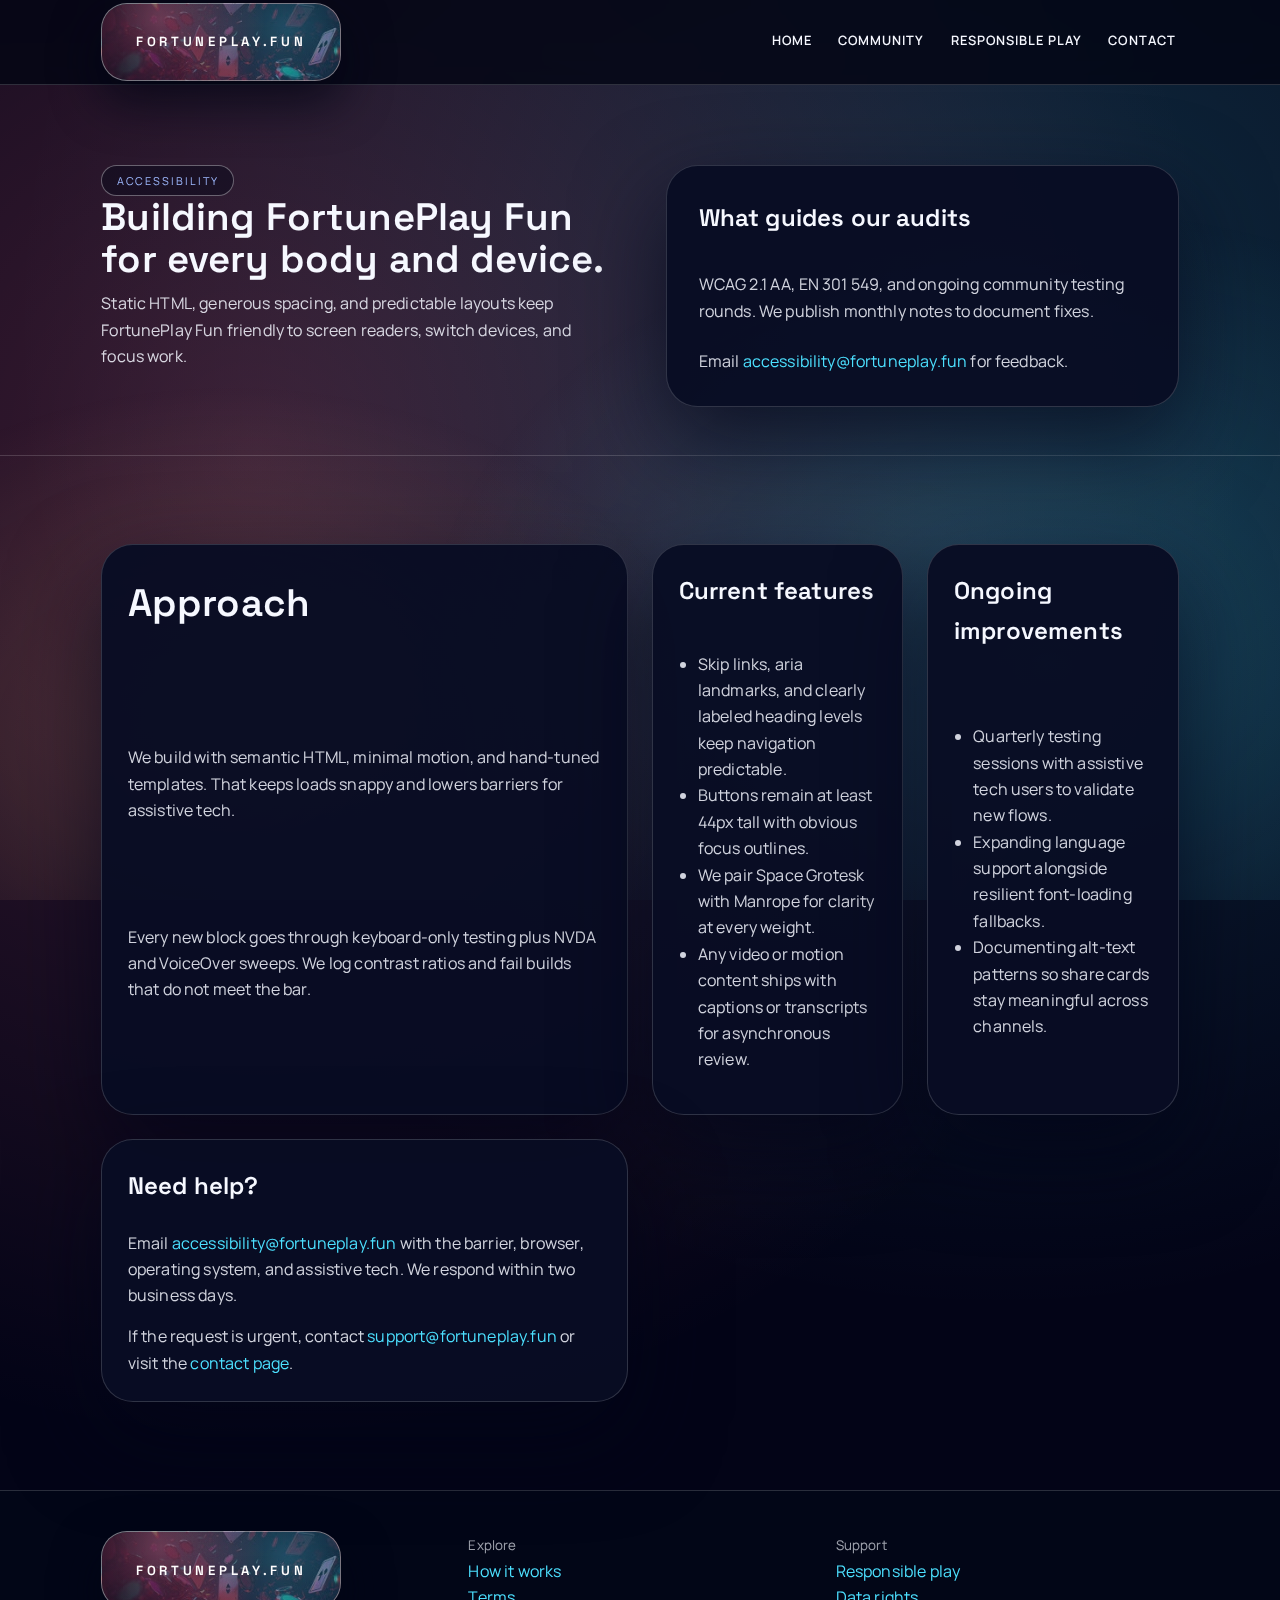
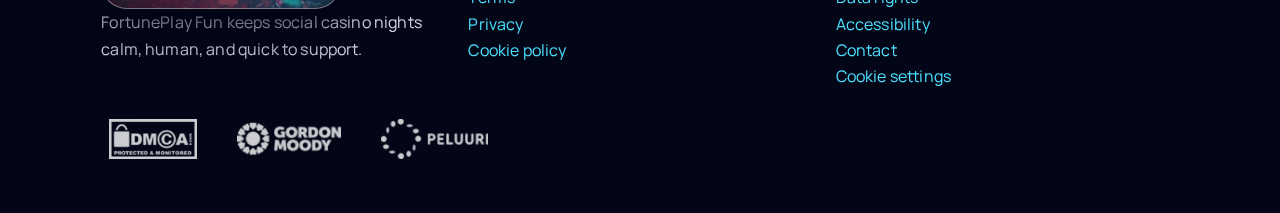
<file: accessibility/index.html>
<!doctype html>
<html lang="en">
<head>
  <meta charset="utf-8">
  <meta name="viewport" content="width=device-width, initial-scale=1">
  <meta name="theme-color" content="#f8cf5d">
  <title>Accessibility Statement | FortunePlay Fun</title>
  <meta name="description" content="Explore how FortunePlay Fun keeps the lounge accessible with WCAG 2.1 AA practices, predictable layouts, and quick human support.">
  <link rel="canonical" href="https://fortuneplay.fun/accessibility/">
  <meta property="og:site_name" content="FortunePlay Fun">
  <meta property="og:title" content="Accessibility Statement | FortunePlay Fun">
  <meta property="og:description" content="We design FortunePlay Fun with predictable navigation, high-contrast palettes, semantic HTML, and real humans for support.">
  <meta property="og:url" content="https://fortuneplay.fun/accessibility/">
  <meta property="og:type" content="website">
  <meta property="og:image" content="https://fortuneplay.fun/public/images/shareimage.webp">
  <meta property="og:image:alt" content="FortunePlay Fun share card">
  <meta name="twitter:card" content="summary_large_image">
  <meta name="twitter:title" content="Accessibility Statement | FortunePlay Fun">
  <meta name="twitter:description" content="Accessibility and respect guide every update in the FortunePlay Fun lounge.">
  <meta name="twitter:image" content="https://fortuneplay.fun/public/images/shareimage.webp">

  <link rel="icon" href="/favicon.ico" sizes="any">
  <link rel="stylesheet" href="/styles.css?v=3">
</head>
<body>
  <a class="skip-link" href="#main-content">Skip to main content</a>
  <header class="site-header">
    <div class="shell header__inner">

      <a class="brand" href="/" aria-label="FortunePlay Fun home">
                <div class='brand__logo' role='img' aria-label='FortunePlay Fun textured logo'>
          <span aria-hidden='true'>fortuneplay.fun</span>
        </div>
      </a>

      <nav class="site-nav" aria-label="Primary">
        <a href="/">Home</a>
        <a href="/community/">Community</a>
        <a href="/responsible-play/">Responsible Play</a>
        <a href="/contact/">Contact</a>
      </nav>
    </div>
  </header>

  <main id="main-content">
    <section class="hero hero--sub">
      <div class="shell hero__grid">
        <div>
          <p class="pill">Accessibility</p>
          <h1>Building FortunePlay Fun for every body and device.</h1>
          <p>Static HTML, generous spacing, and predictable layouts keep FortunePlay Fun friendly to screen readers, switch devices, and focus work.</p>
        </div>
        <div class="hero__card">
          <h3>What guides our audits</h3>
          <p>WCAG 2.1 AA, EN 301 549, and ongoing community testing rounds. We publish monthly notes to document fixes.</p>
          <p>Email <a href="mailto:accessibility@fortuneplay.fun">accessibility@fortuneplay.fun</a> for feedback.</p>
        </div>
      </div>
    </section>

    <section class="section">
      <div class="shell content-grid">
        <article class="content-card content-card--wide">
          <h2>Approach</h2>
          <p>We build with semantic HTML, minimal motion, and hand-tuned templates. That keeps loads snappy and lowers barriers for assistive tech.</p>
          <p>Every new block goes through keyboard-only testing plus NVDA and VoiceOver sweeps. We log contrast ratios and fail builds that do not meet the bar.</p>
        </article>
        <article class="content-card">
          <h3>Current features</h3>
          <ul>
            <li>Skip links, aria landmarks, and clearly labeled heading levels keep navigation predictable.</li>
            <li>Buttons remain at least 44px tall with obvious focus outlines.</li>
            <li>We pair Space Grotesk with Manrope for clarity at every weight.</li>
            <li>Any video or motion content ships with captions or transcripts for asynchronous review.</li>
          </ul>
        </article>
        <article class="content-card">
          <h3>Ongoing improvements</h3>
          <ul>
            <li>Quarterly testing sessions with assistive tech users to validate new flows.</li>
            <li>Expanding language support alongside resilient font-loading fallbacks.</li>
            <li>Documenting alt-text patterns so share cards stay meaningful across channels.</li>
          </ul>
        </article>
        <article class="content-card content-card--wide">
          <h3>Need help?</h3>
          <p>Email <a href="mailto:accessibility@fortuneplay.fun">accessibility@fortuneplay.fun</a> with the barrier, browser, operating system, and assistive tech. We respond within two business days.</p>
          <p>If the request is urgent, contact <a href="mailto:support@fortuneplay.fun">support@fortuneplay.fun</a> or visit the <a href="/contact/">contact page</a>.</p>
        </article>
      </div>
    </section>
  </main>

  <footer class="footer">
    <div class="shell footer__grid">
      <div>

      <a class="brand" href="/" aria-label="FortunePlay Fun home">
                <div class='brand__logo' role='img' aria-label='FortunePlay Fun textured logo'>
          <span aria-hidden='true'>fortuneplay.fun</span>
        </div>
      </a>

        <p>FortunePlay Fun keeps social casino nights calm, human, and quick to support.</p>
      </div>
      <div>
        <small>Explore</small>
        <p><a href="/how-it-works/">How it works</a><br>
        <a href="/terms/">Terms</a><br>
        <a href="/privacy/">Privacy</a><br>
        <a href="/cookie-policy/">Cookie policy</a></p>
      </div>
      <div>
        <small>Support</small>
        <p><a href="/responsible-play/">Responsible play</a><br>
        <a href="/data-rights/">Data rights</a><br>
        <a href="/accessibility/">Accessibility</a><br>
        <a href="/contact/">Contact</a><br>
        <a href="/cookie-settings/">Cookie settings</a></p>
      </div>
    </div>
    <div class="shell footer__logos" aria-label="Safety and support partners">
      <a href="https://www.dmca.com/" target="_blank" rel="noopener nofollow">
        <img src="/public/images/footerimages/dmcaprotectionlogo.webp" alt="DMCA.com protection status">
      </a>
      <a href="https://www.gordonmoody.org.uk/" target="_blank" rel="noopener nofollow">
        <img src="/public/images/footerimages/gordonmoodywhitelogo.webp" alt="Gordon Moody charity">
      </a>
      <a href="https://peluuri.fi/en/" target="_blank" rel="noopener nofollow">
        <img src="/public/images/footerimages/peluurifoot.webp" alt="Peluuri helpline">
      </a>
    </div>
  </footer>
</body>
</html>
</file>
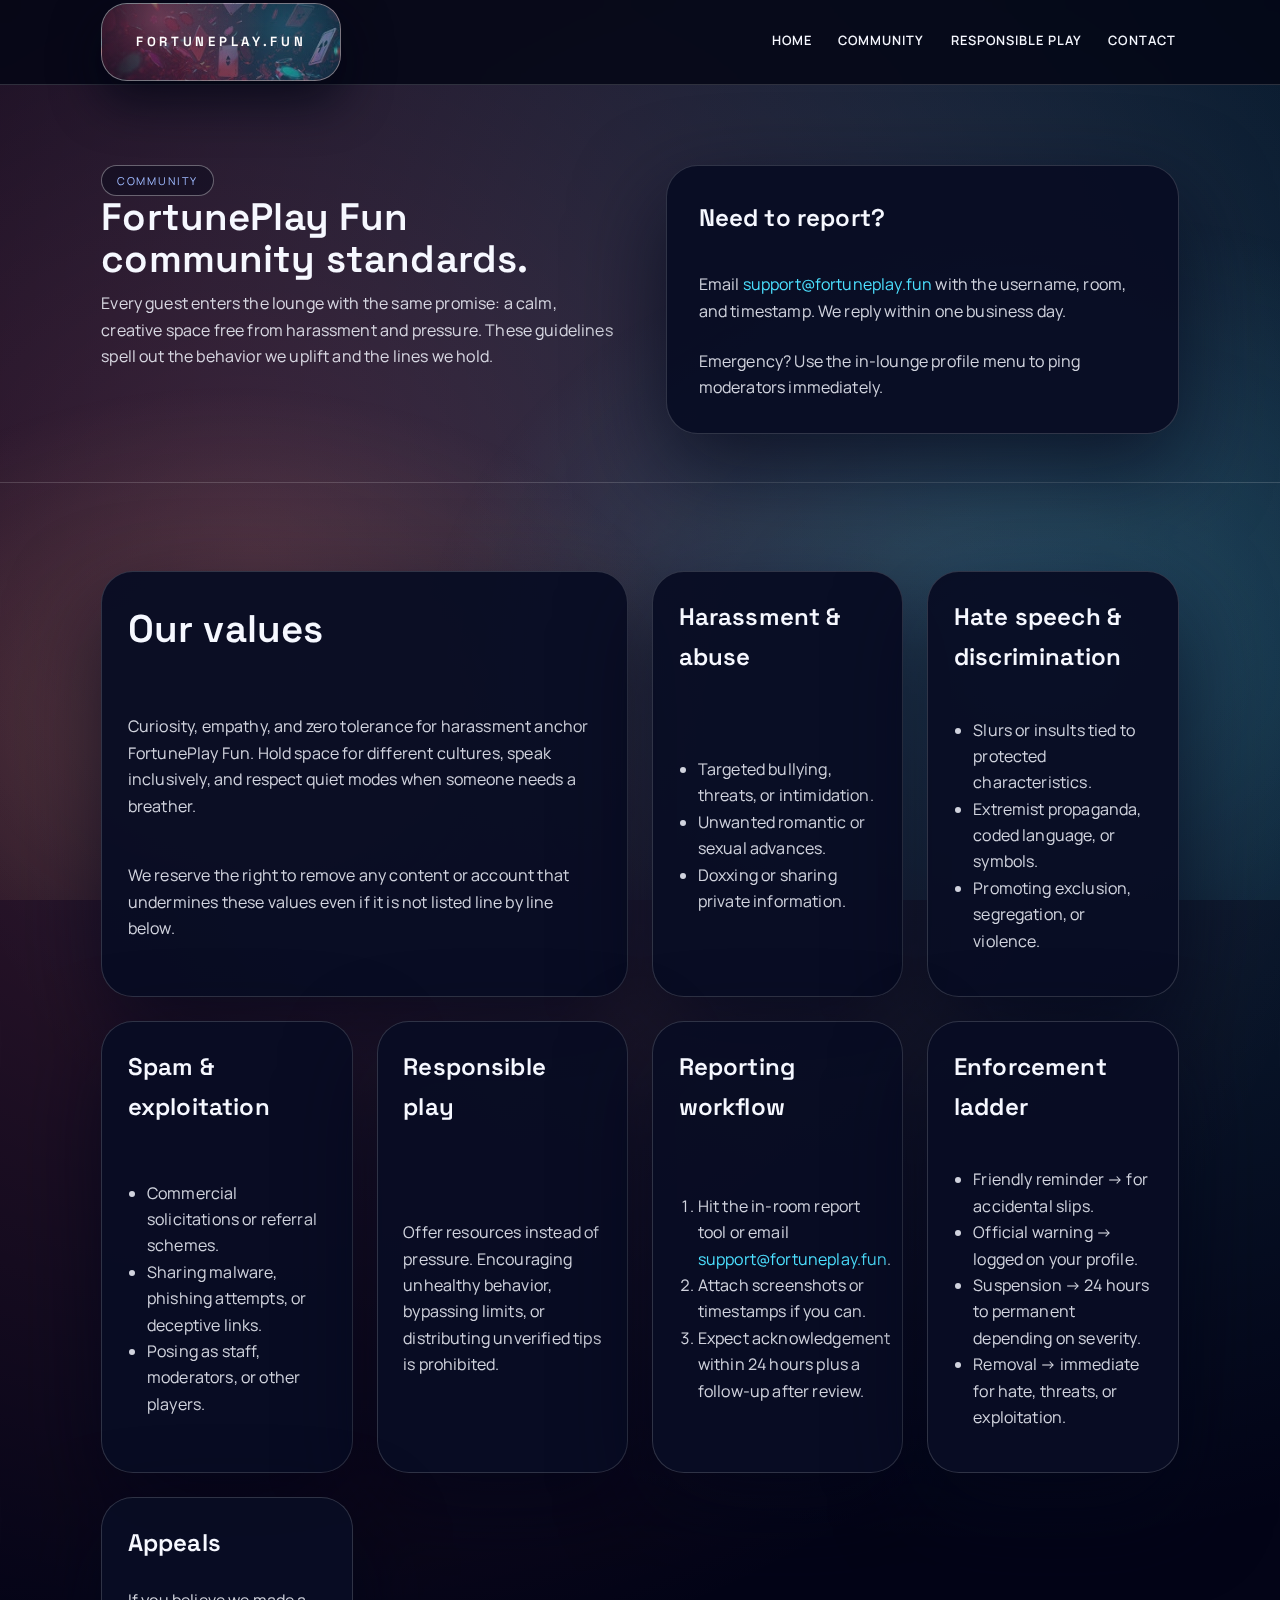
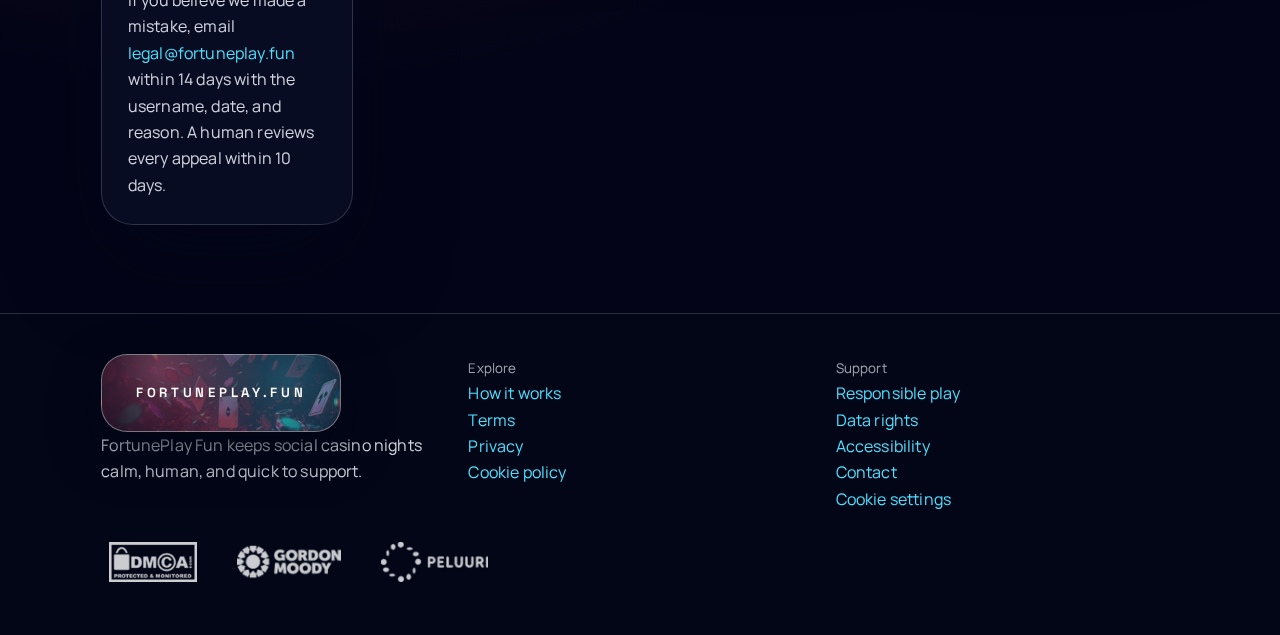
<file: community-guidelines/index.html>
<!doctype html>
<html lang="en">
<head>
  <meta charset="utf-8">
  <meta name="viewport" content="width=device-width, initial-scale=1">
  <meta name="theme-color" content="#f8cf5d">
  <title>Community Guidelines | FortunePlay Fun</title>
  <meta name="description" content="Read the FortunePlay Fun community code, built on respect, safety, and a zero-harassment stance.">
  <link rel="canonical" href="https://fortuneplay.fun/community-guidelines/">
  <meta property="og:site_name" content="FortunePlay Fun">
  <meta property="og:title" content="Community Guidelines | FortunePlay Fun">
  <meta property="og:description" content="Learn how we keep the FortunePlay lounge respectful and inclusive.">
  <meta property="og:url" content="https://fortuneplay.fun/community-guidelines/">
  <meta property="og:type" content="website">
  <meta property="og:image" content="https://fortuneplay.fun/public/images/shareimage.webp">
  <meta name="twitter:card" content="summary_large_image">
  <meta name="twitter:title" content="Community Guidelines | FortunePlay Fun">
  <meta name="twitter:description" content="Respect is the jackpot. Review the rules that keep FortunePlay safe.">
  <meta name="twitter:image" content="https://fortuneplay.fun/public/images/shareimage.webp">

  <link rel="icon" href="/favicon.ico" sizes="any">
  <link rel="stylesheet" href="/styles.css?v=3">
</head>
<body>
  <a class="skip-link" href="#main-content">Skip to main content</a>
  <header class="site-header">
    <div class="shell header__inner">

      <a class="brand" href="/" aria-label="FortunePlay Fun home">
                <div class='brand__logo' role='img' aria-label='FortunePlay Fun textured logo'>
          <span aria-hidden='true'>fortuneplay.fun</span>
        </div>
      </a>

      <nav class="site-nav" aria-label="Primary">
        <a href="/">Home</a>
        <a href="/community/">Community</a>
        <a href="/responsible-play/">Responsible Play</a>
        <a href="/contact/">Contact</a>
      </nav>
    </div>
  </header>



  <main id="main-content">

    <section class="hero hero--sub">

      <div class="shell hero__grid">

        <div>

          <p class="pill">Community</p>

          <h1>FortunePlay Fun community standards.</h1>

          <p>Every guest enters the lounge with the same promise: a calm, creative space free from harassment and pressure. These guidelines spell out the behavior we uplift and the lines we hold.</p>

        </div>

        <div class="hero__card">

          <h3>Need to report?</h3>

          <p>Email <a href="mailto:support@fortuneplay.fun">support@fortuneplay.fun</a> with the username, room, and timestamp. We reply within one business day.</p>

          <p>Emergency? Use the in-lounge profile menu to ping moderators immediately.</p>

        </div>

      </div>

    </section>



    <section class="section">

      <div class="shell content-grid">

        <article class="content-card content-card--wide">

          <h2>Our values</h2>

          <p>Curiosity, empathy, and zero tolerance for harassment anchor FortunePlay Fun. Hold space for different cultures, speak inclusively, and respect quiet modes when someone needs a breather.</p>

          <p>We reserve the right to remove any content or account that undermines these values even if it is not listed line by line below.</p>

        </article>

        <article class="content-card">

          <h3>Harassment & abuse</h3>

          <ul>

            <li>Targeted bullying, threats, or intimidation.</li>

            <li>Unwanted romantic or sexual advances.</li>

            <li>Doxxing or sharing private information.</li>

          </ul>

        </article>

        <article class="content-card">

          <h3>Hate speech & discrimination</h3>

          <ul>

            <li>Slurs or insults tied to protected characteristics.</li>

            <li>Extremist propaganda, coded language, or symbols.</li>

            <li>Promoting exclusion, segregation, or violence.</li>

          </ul>

        </article>

        <article class="content-card">

          <h3>Spam & exploitation</h3>

          <ul>

            <li>Commercial solicitations or referral schemes.</li>

            <li>Sharing malware, phishing attempts, or deceptive links.</li>

            <li>Posing as staff, moderators, or other players.</li>

          </ul>

        </article>

        <article class="content-card">

          <h3>Responsible play</h3>

          <p>Offer resources instead of pressure. Encouraging unhealthy behavior, bypassing limits, or distributing unverified tips is prohibited.</p>

        </article>

        <article class="content-card">

          <h3>Reporting workflow</h3>

          <ol>

            <li>Hit the in-room report tool or email <a href="mailto:support@fortuneplay.fun">support@fortuneplay.fun</a>.</li>

            <li>Attach screenshots or timestamps if you can.</li>

            <li>Expect acknowledgement within 24 hours plus a follow-up after review.</li>

          </ol>

        </article>

        <article class="content-card">

          <h3>Enforcement ladder</h3>

          <ul>

            <li>Friendly reminder &rarr; for accidental slips.</li>

            <li>Official warning &rarr; logged on your profile.</li>

            <li>Suspension &rarr; 24 hours to permanent depending on severity.</li>

            <li>Removal &rarr; immediate for hate, threats, or exploitation.</li>

          </ul>

        </article>

        <article class="content-card">

          <h3>Appeals</h3>

          <p>If you believe we made a mistake, email <a href="mailto:legal@fortuneplay.fun">legal@fortuneplay.fun</a> within 14 days with the username, date, and reason. A human reviews every appeal within 10 days.</p>

        </article>

      </div>

    </section>

  </main>

  </main>

  <footer class="footer">
    <div class="shell footer__grid">
      <div>

      <a class="brand" href="/" aria-label="FortunePlay Fun home">
                <div class='brand__logo' role='img' aria-label='FortunePlay Fun textured logo'>
          <span aria-hidden='true'>fortuneplay.fun</span>
        </div>
      </a>

        <p>FortunePlay Fun keeps social casino nights calm, human, and quick to support.</p>
      </div>
      <div>
        <small>Explore</small>
        <p><a href="/how-it-works/">How it works</a><br>
        <a href="/terms/">Terms</a><br>
        <a href="/privacy/">Privacy</a><br>
        <a href="/cookie-policy/">Cookie policy</a></p>
      </div>
      <div>
        <small>Support</small>
        <p><a href="/responsible-play/">Responsible play</a><br>
        <a href="/data-rights/">Data rights</a><br>
        <a href="/accessibility/">Accessibility</a><br>
        <a href="/contact/">Contact</a><br>
        <a href="/cookie-settings/">Cookie settings</a></p>
      </div>
    </div>
    <div class="shell footer__logos" aria-label="Safety and support partners">
      <a href="https://www.dmca.com/" target="_blank" rel="noopener nofollow">
        <img src="/public/images/footerimages/dmcaprotectionlogo.webp" alt="DMCA.com protection status">
      </a>
      <a href="https://www.gordonmoody.org.uk/" target="_blank" rel="noopener nofollow">
        <img src="/public/images/footerimages/gordonmoodywhitelogo.webp" alt="Gordon Moody charity">
      </a>
      <a href="https://peluuri.fi/en/" target="_blank" rel="noopener nofollow">
        <img src="/public/images/footerimages/peluurifoot.webp" alt="Peluuri helpline">
      </a>
    </div>
  </footer>
</body>
</html>
</file>
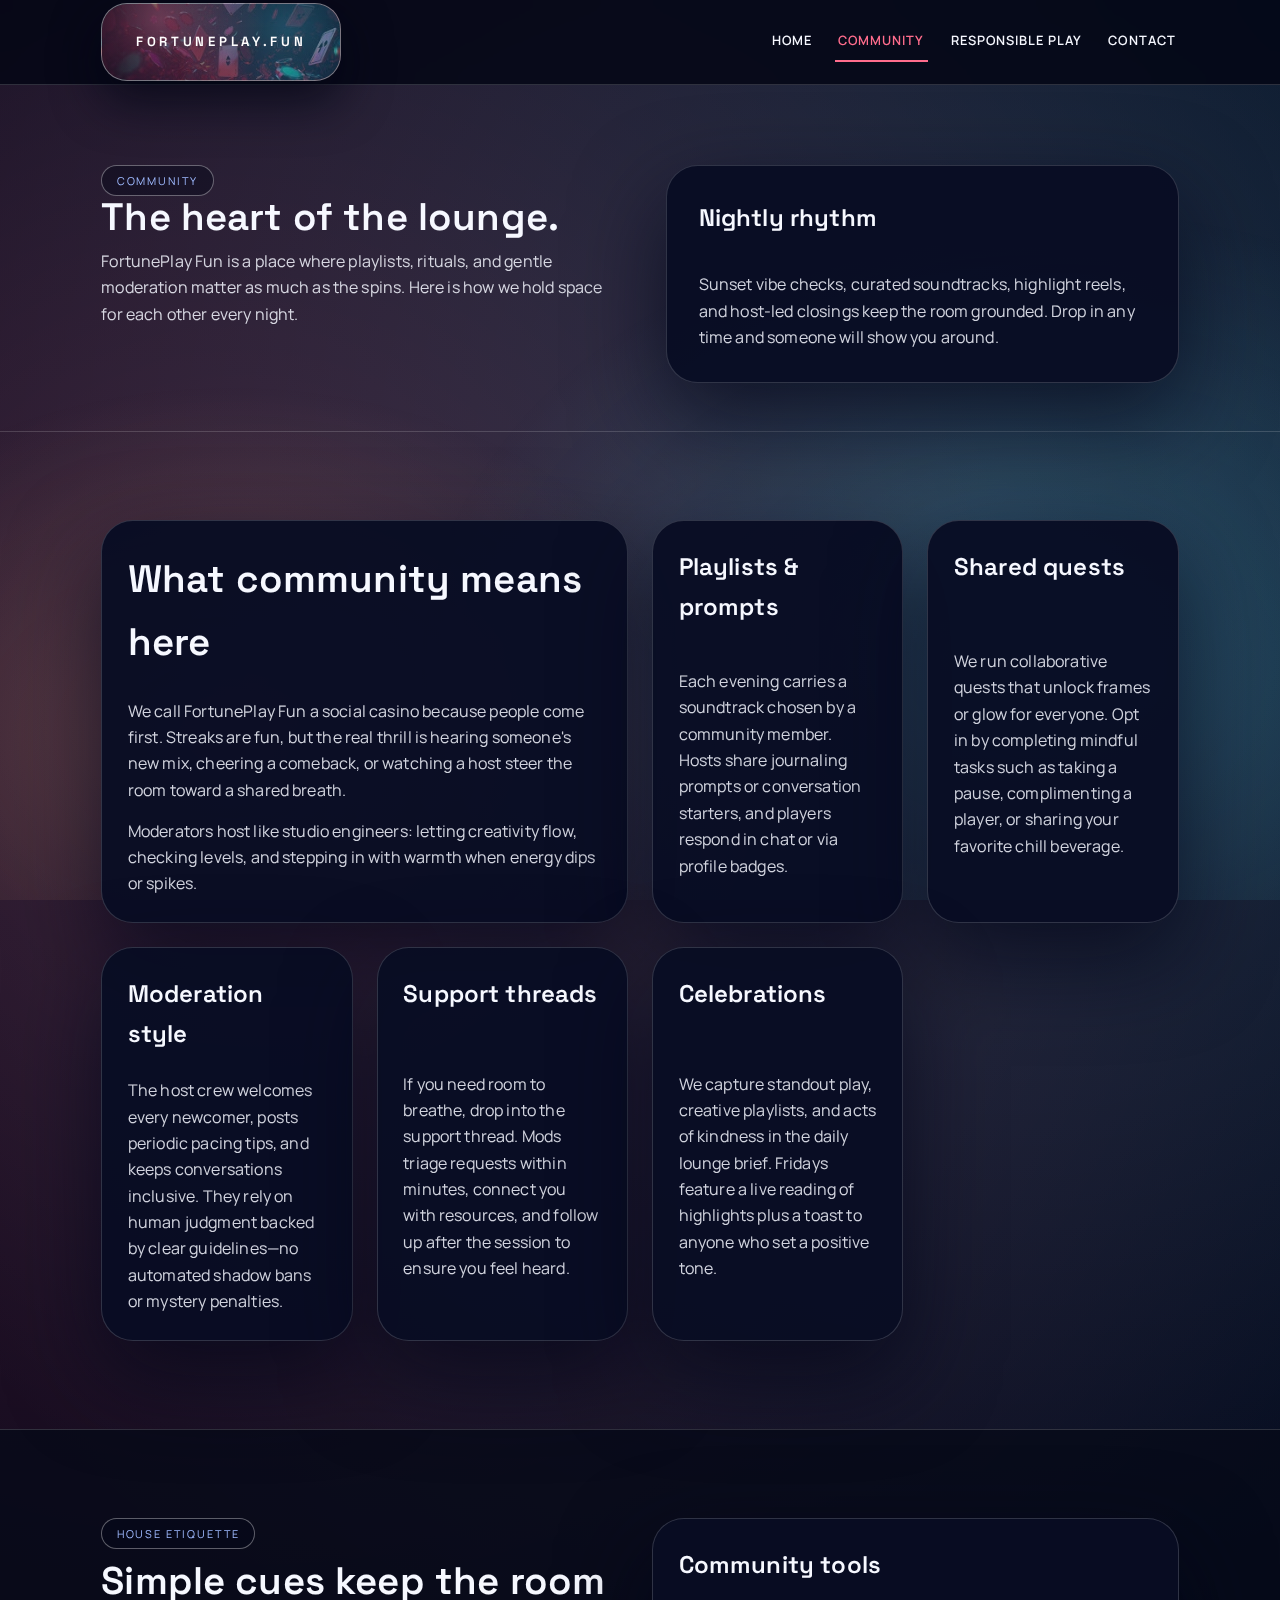
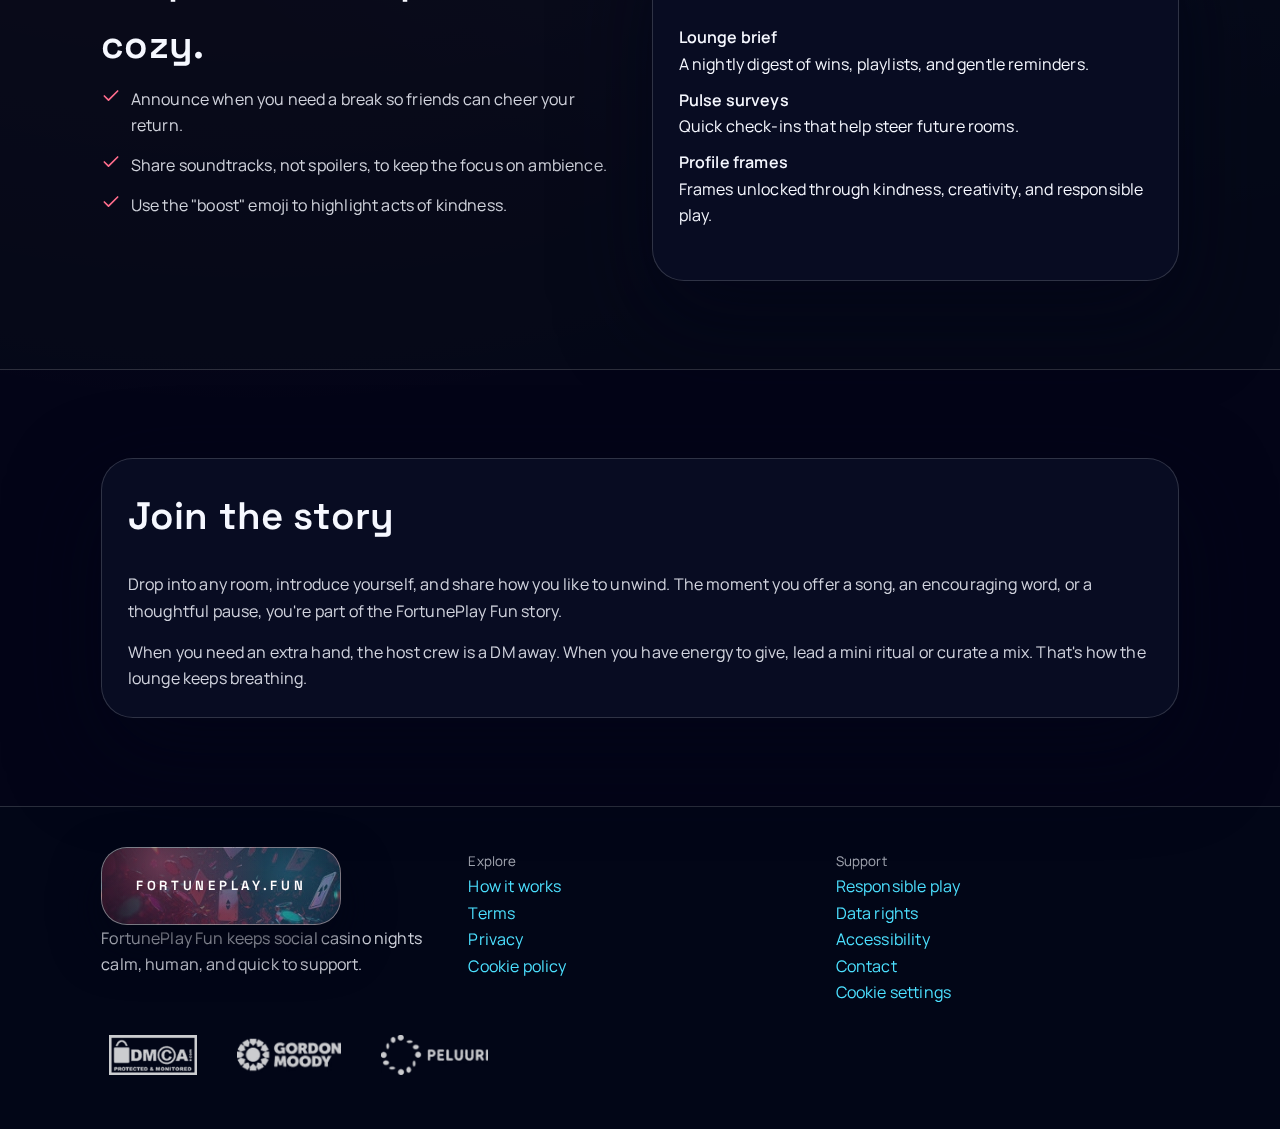
<file: community/index.html>
<!doctype html>
<html lang="en">
<head>
  <meta charset="utf-8">
  <meta name="viewport" content="width=device-width, initial-scale=1">
  <meta name="theme-color" content="#f8cf5d">
  <title>Community | FortunePlay Fun</title>
  <meta name="description" content="Meet the FortunePlay Fun community&mdash;nightly rituals, playlists, moderators, and the etiquette that keeps the lounge cozy.">
  <link rel="canonical" href="https://fortuneplay.fun/community/">
  <meta property="og:site_name" content="FortunePlay Fun">
  <meta property="og:title" content="Community | FortunePlay Fun">
  <meta property="og:description" content="Learn how the FortunePlay Fun community keeps the lounge kind, musical, and mindful.">
  <meta property="og:type" content="website">
  <meta property="og:url" content="https://fortuneplay.fun/community/">
  <meta property="og:image" content="https://fortuneplay.fun/public/images/shareimage.webp">
  <meta property="og:image:alt" content="FortunePlay community collage">
  <meta name="twitter:card" content="summary_large_image">
  <meta name="twitter:title" content="Community | FortunePlay Fun">
  <meta name="twitter:description" content="Playlists, rituals, and moderation that keep FortunePlay Fun feeling human.">
  <meta name="twitter:image" content="https://fortuneplay.fun/public/images/shareimage.webp">

  <link rel="icon" href="/favicon.ico" sizes="any">
  <link rel="stylesheet" href="/styles.css?v=3">
</head>
<body>
  <a class="skip-link" href="#main-content">Skip to main content</a>
  <header class="site-header">
    <div class="shell header__inner">

      <a class="brand" href="/" aria-label="FortunePlay Fun home">
                <div class='brand__logo' role='img' aria-label='FortunePlay Fun textured logo'>
          <span aria-hidden='true'>fortuneplay.fun</span>
        </div>
      </a>

      <nav class="site-nav" aria-label="Primary">
        <a href="/">Home</a>
        <a href="/community/" aria-current="page">Community</a>
        <a href="/responsible-play/">Responsible Play</a>
        <a href="/contact/">Contact</a>
      </nav>
    </div>
  </header>

  <main id="main-content">
    <section class="hero hero--sub">
      <div class="shell hero__grid">
        <div>
          <p class="pill">Community</p>
          <h1>The heart of the lounge.</h1>
          <p>FortunePlay Fun is a place where playlists, rituals, and gentle moderation matter as much as the spins. Here is how we hold space for each other every night.</p>
        </div>
        <div class="hero__card">
          <h3>Nightly rhythm</h3>
          <p>Sunset vibe checks, curated soundtracks, highlight reels, and host-led closings keep the room grounded. Drop in any time and someone will show you around.</p>
        </div>
      </div>
    </section>

    <section class="section">
      <div class="shell content-grid">
        <article class="content-card content-card--wide">
          <h2>What community means here</h2>
          <p>We call FortunePlay Fun a social casino because people come first. Streaks are fun, but the real thrill is hearing someone's new mix, cheering a comeback, or watching a host steer the room toward a shared breath.</p>
          <p>Moderators host like studio engineers: letting creativity flow, checking levels, and stepping in with warmth when energy dips or spikes.</p>
        </article>
        <article class="content-card">
          <h3>Playlists & prompts</h3>
          <p>Each evening carries a soundtrack chosen by a community member. Hosts share journaling prompts or conversation starters, and players respond in chat or via profile badges.</p>
        </article>
        <article class="content-card">
          <h3>Shared quests</h3>
          <p>We run collaborative quests that unlock frames or glow for everyone. Opt in by completing mindful tasks such as taking a pause, complimenting a player, or sharing your favorite chill beverage.</p>
        </article>
        <article class="content-card">
          <h3>Moderation style</h3>
          <p>The host crew welcomes every newcomer, posts periodic pacing tips, and keeps conversations inclusive. They rely on human judgment backed by clear guidelines&mdash;no automated shadow bans or mystery penalties.</p>
        </article>
        <article class="content-card">
          <h3>Support threads</h3>
          <p>If you need room to breathe, drop into the support thread. Mods triage requests within minutes, connect you with resources, and follow up after the session to ensure you feel heard.</p>
        </article>
        <article class="content-card">
          <h3>Celebrations</h3>
          <p>We capture standout play, creative playlists, and acts of kindness in the daily lounge brief. Fridays feature a live reading of highlights plus a toast to anyone who set a positive tone.</p>
        </article>
      </div>
    </section>

    <section class="section section--contrast">
      <div class="shell grid-split">
        <div>
          <p class="pill">House etiquette</p>
          <h2>Simple cues keep the room cozy.</h2>
          <ul class="checklist">
            <li>
              <svg viewBox="0 0 24 24" fill="none" stroke="currentColor" stroke-width="2" stroke-linecap="round" stroke-linejoin="round"><polyline points="20 6 9 17 4 12"/></svg>
              <span>Announce when you need a break so friends can cheer your return.</span>
            </li>
            <li>
              <svg viewBox="0 0 24 24" fill="none" stroke="currentColor" stroke-width="2" stroke-linecap="round" stroke-linejoin="round"><polyline points="20 6 9 17 4 12"/></svg>
              <span>Share soundtracks, not spoilers, to keep the focus on ambience.</span>
            </li>
            <li>
              <svg viewBox="0 0 24 24" fill="none" stroke="currentColor" stroke-width="2" stroke-linecap="round" stroke-linejoin="round"><polyline points="20 6 9 17 4 12"/></svg>
              <span>Use the "boost" emoji to highlight acts of kindness.</span>
            </li>
          </ul>
        </div>
        <div class="feature-card">
          <h3>Community tools</h3>
          <dl>
            <dt>Lounge brief</dt>
            <dd>A nightly digest of wins, playlists, and gentle reminders.</dd>
            <dt>Pulse surveys</dt>
            <dd>Quick check-ins that help steer future rooms.</dd>
            <dt>Profile frames</dt>
            <dd>Frames unlocked through kindness, creativity, and responsible play.</dd>
          </dl>
        </div>
      </div>
    </section>

    <section class="section">
      <div class="shell content-grid">
        <article class="content-card content-card--wide">
          <h2>Join the story</h2>
          <p>Drop into any room, introduce yourself, and share how you like to unwind. The moment you offer a song, an encouraging word, or a thoughtful pause, you're part of the FortunePlay Fun story.</p>
          <p>When you need an extra hand, the host crew is a DM away. When you have energy to give, lead a mini ritual or curate a mix. That's how the lounge keeps breathing.</p>
        </article>
      </div>
    </section>
  </main>

  <footer class="footer">
    <div class="shell footer__grid">
      <div>

      <a class="brand" href="/" aria-label="FortunePlay Fun home">
                <div class='brand__logo' role='img' aria-label='FortunePlay Fun textured logo'>
          <span aria-hidden='true'>fortuneplay.fun</span>
        </div>
      </a>

        <p>FortunePlay Fun keeps social casino nights calm, human, and quick to support.</p>
      </div>
      <div>
        <small>Explore</small>
        <p><a href="/how-it-works/">How it works</a><br>
        <a href="/terms/">Terms</a><br>
        <a href="/privacy/">Privacy</a><br>
        <a href="/cookie-policy/">Cookie policy</a></p>
      </div>
      <div>
        <small>Support</small>
        <p><a href="/responsible-play/">Responsible play</a><br>
        <a href="/data-rights/">Data rights</a><br>
        <a href="/accessibility/">Accessibility</a><br>
        <a href="/contact/">Contact</a><br>
        <a href="/cookie-settings/">Cookie settings</a></p>
      </div>
    </div>
    <div class="shell footer__logos" aria-label="Safety and support partners">
      <a href="https://www.dmca.com/" target="_blank" rel="noopener nofollow">
        <img src="/public/images/footerimages/dmcaprotectionlogo.webp" alt="DMCA.com protection status">
      </a>
      <a href="https://www.gordonmoody.org.uk/" target="_blank" rel="noopener nofollow">
        <img src="/public/images/footerimages/gordonmoodywhitelogo.webp" alt="Gordon Moody charity">
      </a>
      <a href="https://peluuri.fi/en/" target="_blank" rel="noopener nofollow">
        <img src="/public/images/footerimages/peluurifoot.webp" alt="Peluuri helpline">
      </a>
    </div>
  </footer>
</body>
</html>
</file>
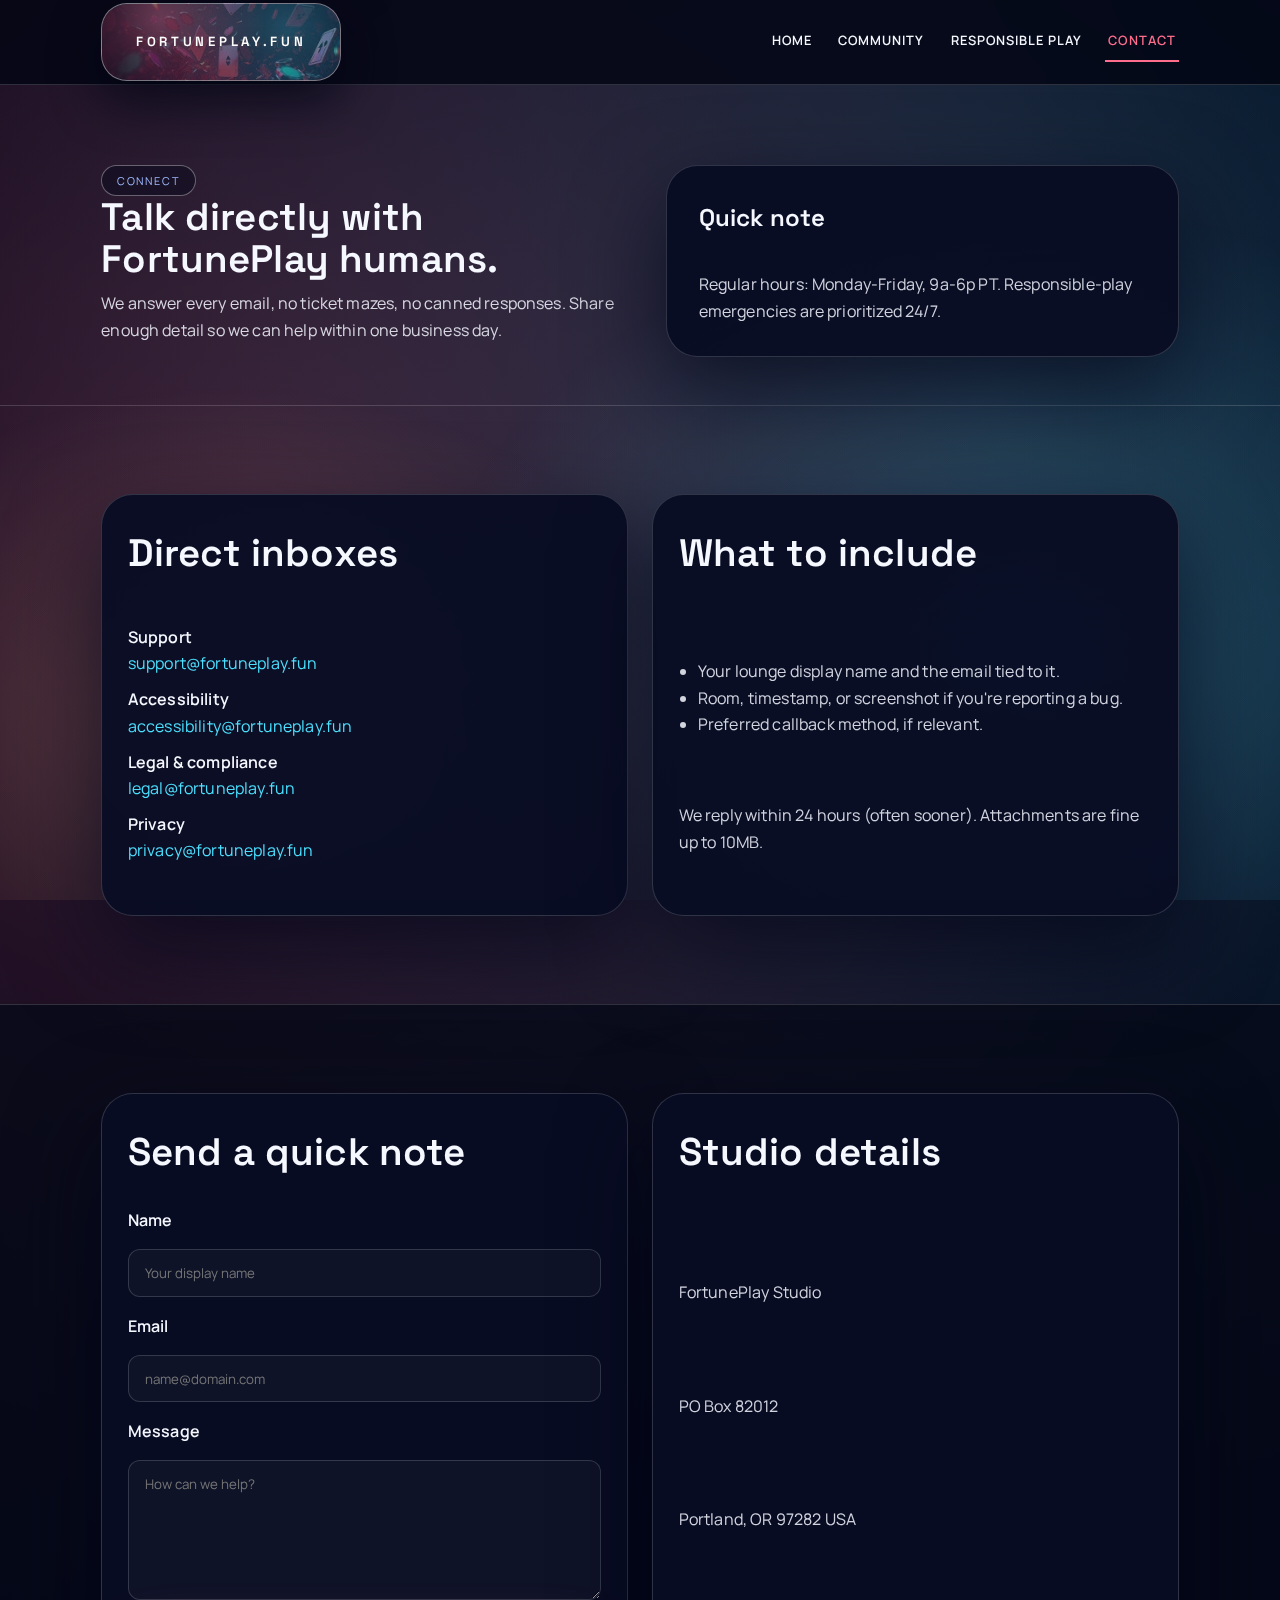
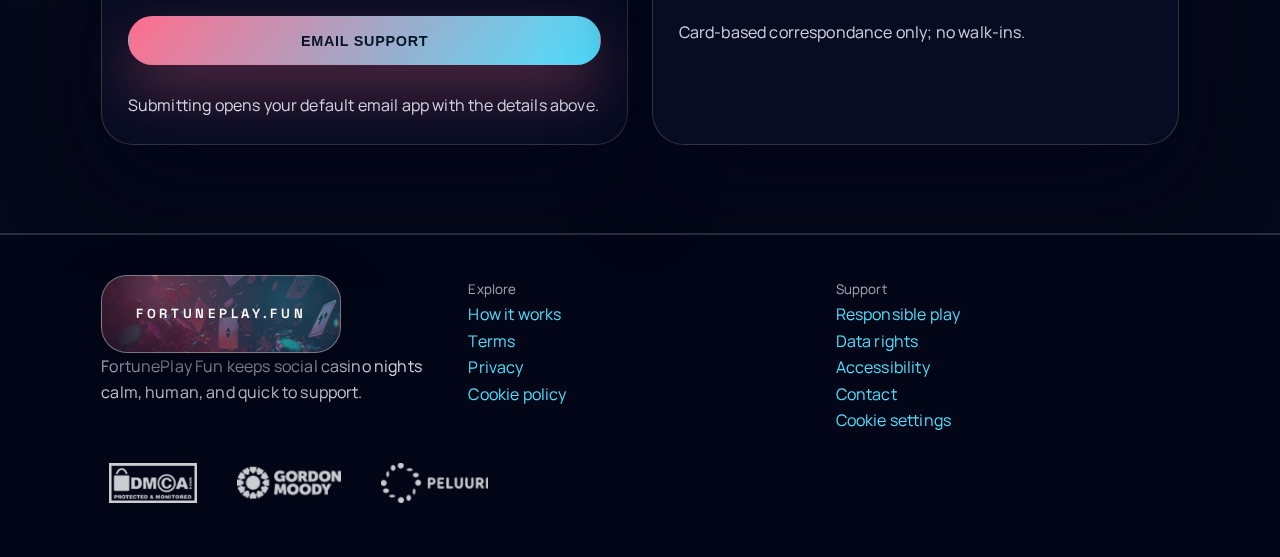
<file: contact/index.html>
﻿<!doctype html>
<html lang="en">
<head>
  <meta charset="utf-8">
  <meta name="viewport" content="width=device-width, initial-scale=1">
  <meta name="theme-color" content="#f8cf5d">
  <title>Contact FortunePlay Fun</title>
  <meta name="description" content="Reach the FortunePlay Fun team for support, accessibility requests, and legal questions.">
  <link rel="canonical" href="https://fortuneplay.fun/contact/">
  <meta property="og:site_name" content="FortunePlay Fun">
  <meta property="og:title" content="Contact FortunePlay Fun">
  <meta property="og:description" content="Support, accessibility, and privacy contacts for FortunePlay.">
  <meta property="og:url" content="https://fortuneplay.fun/contact/">
  <meta property="og:type" content="website">
  <meta property="og:image" content="https://fortuneplay.fun/public/images/shareimage.webp">
  <meta name="twitter:card" content="summary_large_image">
  <meta name="twitter:title" content="Contact FortunePlay Fun">
  <meta name="twitter:description" content="Talk directly with FortunePlay humans, care, context, and no canned responses.">
  <meta name="twitter:image" content="https://fortuneplay.fun/public/images/shareimage.webp">

  <link rel="icon" href="/favicon.ico" sizes="any">
  <link rel="stylesheet" href="/styles.css?v=3">
</head>
<body>
  <a class="skip-link" href="#main-content">Skip to main content</a>
  <header class="site-header">
    <div class="shell header__inner">

      <a class="brand" href="/" aria-label="FortunePlay Fun home">
                <div class='brand__logo' role='img' aria-label='FortunePlay Fun textured logo'>
          <span aria-hidden='true'>fortuneplay.fun</span>
        </div>
      </a>

      <nav class="site-nav" aria-label="Primary">
        <a href="/">Home</a>
        <a href="/community/">Community</a>
        <a href="/responsible-play/">Responsible Play</a>
        <a href="/contact/" aria-current="page">Contact</a>
      </nav>
    </div>
  </header>

  <main id="main-content">
    <section class="hero hero--sub">
      <div class="shell hero__grid">
        <div>
          <p class="pill">Connect</p>
          <h1>Talk directly with FortunePlay humans.</h1>
          <p>We answer every email, no ticket mazes, no canned responses. Share enough detail so we can help within one business day.</p>
        </div>
        <div class="hero__card">
          <h3>Quick note</h3>
          <p>Regular hours: Monday-Friday, 9a-6p PT. Responsible-play emergencies are prioritized 24/7.</p>
        </div>
      </div>
    </section>

    <section class="section">
      <div class="shell grid-split">
        <div class="content-card">
          <h2>Direct inboxes</h2>
          <dl>
            <dt>Support</dt>
            <dd><a href="mailto:support@fortuneplay.fun">support@fortuneplay.fun</a></dd>
            <dt>Accessibility</dt>
            <dd><a href="mailto:accessibility@fortuneplay.fun">accessibility@fortuneplay.fun</a></dd>
            <dt>Legal & compliance</dt>
            <dd><a href="mailto:legal@fortuneplay.fun">legal@fortuneplay.fun</a></dd>
            <dt>Privacy</dt>
            <dd><a href="mailto:privacy@fortuneplay.fun">privacy@fortuneplay.fun</a></dd>
          </dl>
        </div>
        <div class="content-card">
          <h2>What to include</h2>
          <ul>
            <li>Your lounge display name and the email tied to it.</li>
            <li>Room, timestamp, or screenshot if you're reporting a bug.</li>
            <li>Preferred callback method, if relevant.</li>
          </ul>
          <p>We reply within 24 hours (often sooner). Attachments are fine up to 10MB.</p>
        </div>
      </div>
    </section>

    <section class="section section--contrast">
      <div class="shell grid-split">
        <div class="content-card">
          <h2>Send a quick note</h2>
          <form action="mailto:support@fortuneplay.fun" method="post" enctype="text/plain">
            <label for="name">Name</label>
            <input id="name" name="name" type="text" placeholder="Your display name" required>
            <label for="email">Email</label>
            <input id="email" name="email" type="email" placeholder="name@domain.com" required>
            <label for="message">Message</label>
            <textarea id="message" name="message" placeholder="How can we help?" required></textarea>
            <button class="btn btn--primary" type="submit">Email support</button>
          </form>
          <p style="margin-top:0.8rem;" aria-live="polite">Submitting opens your default email app with the details above.</p>
        </div>
        <div class="content-card">
          <h2>Studio details</h2>
          <p>FortunePlay Studio</p>
          <p>PO Box 82012</p>
          <p>Portland, OR 97282 USA</p>
          <p>Card-based correspondance only; no walk-ins.</p>
        </div>
      </div>
    </section>
  </main>

  <footer class="footer">
    <div class="shell footer__grid">
      <div>

      <a class="brand" href="/" aria-label="FortunePlay Fun home">
                <div class='brand__logo' role='img' aria-label='FortunePlay Fun textured logo'>
          <span aria-hidden='true'>fortuneplay.fun</span>
        </div>
      </a>

        <p>FortunePlay Fun keeps social casino nights calm, human, and quick to support.</p>
      </div>
      <div>
        <small>Explore</small>
        <p><a href="/how-it-works/">How it works</a><br>
        <a href="/terms/">Terms</a><br>
        <a href="/privacy/">Privacy</a><br>
        <a href="/cookie-policy/">Cookie policy</a></p>
      </div>
      <div>
        <small>Support</small>
        <p><a href="/responsible-play/">Responsible play</a><br>
        <a href="/data-rights/">Data rights</a><br>
        <a href="/accessibility/">Accessibility</a><br>
        <a href="/contact/">Contact</a><br>
        <a href="/cookie-settings/">Cookie settings</a></p>
      </div>
    </div>
    <div class="shell footer__logos" aria-label="Safety and support partners">
      <a href="https://www.dmca.com/" target="_blank" rel="noopener nofollow">
        <img src="/public/images/footerimages/dmcaprotectionlogo.webp" alt="DMCA.com protection status">
      </a>
      <a href="https://www.gordonmoody.org.uk/" target="_blank" rel="noopener nofollow">
        <img src="/public/images/footerimages/gordonmoodywhitelogo.webp" alt="Gordon Moody charity">
      </a>
      <a href="https://peluuri.fi/en/" target="_blank" rel="noopener nofollow">
        <img src="/public/images/footerimages/peluurifoot.webp" alt="Peluuri helpline">
      </a>
    </div>
  </footer>
</body>
</html>
</file>
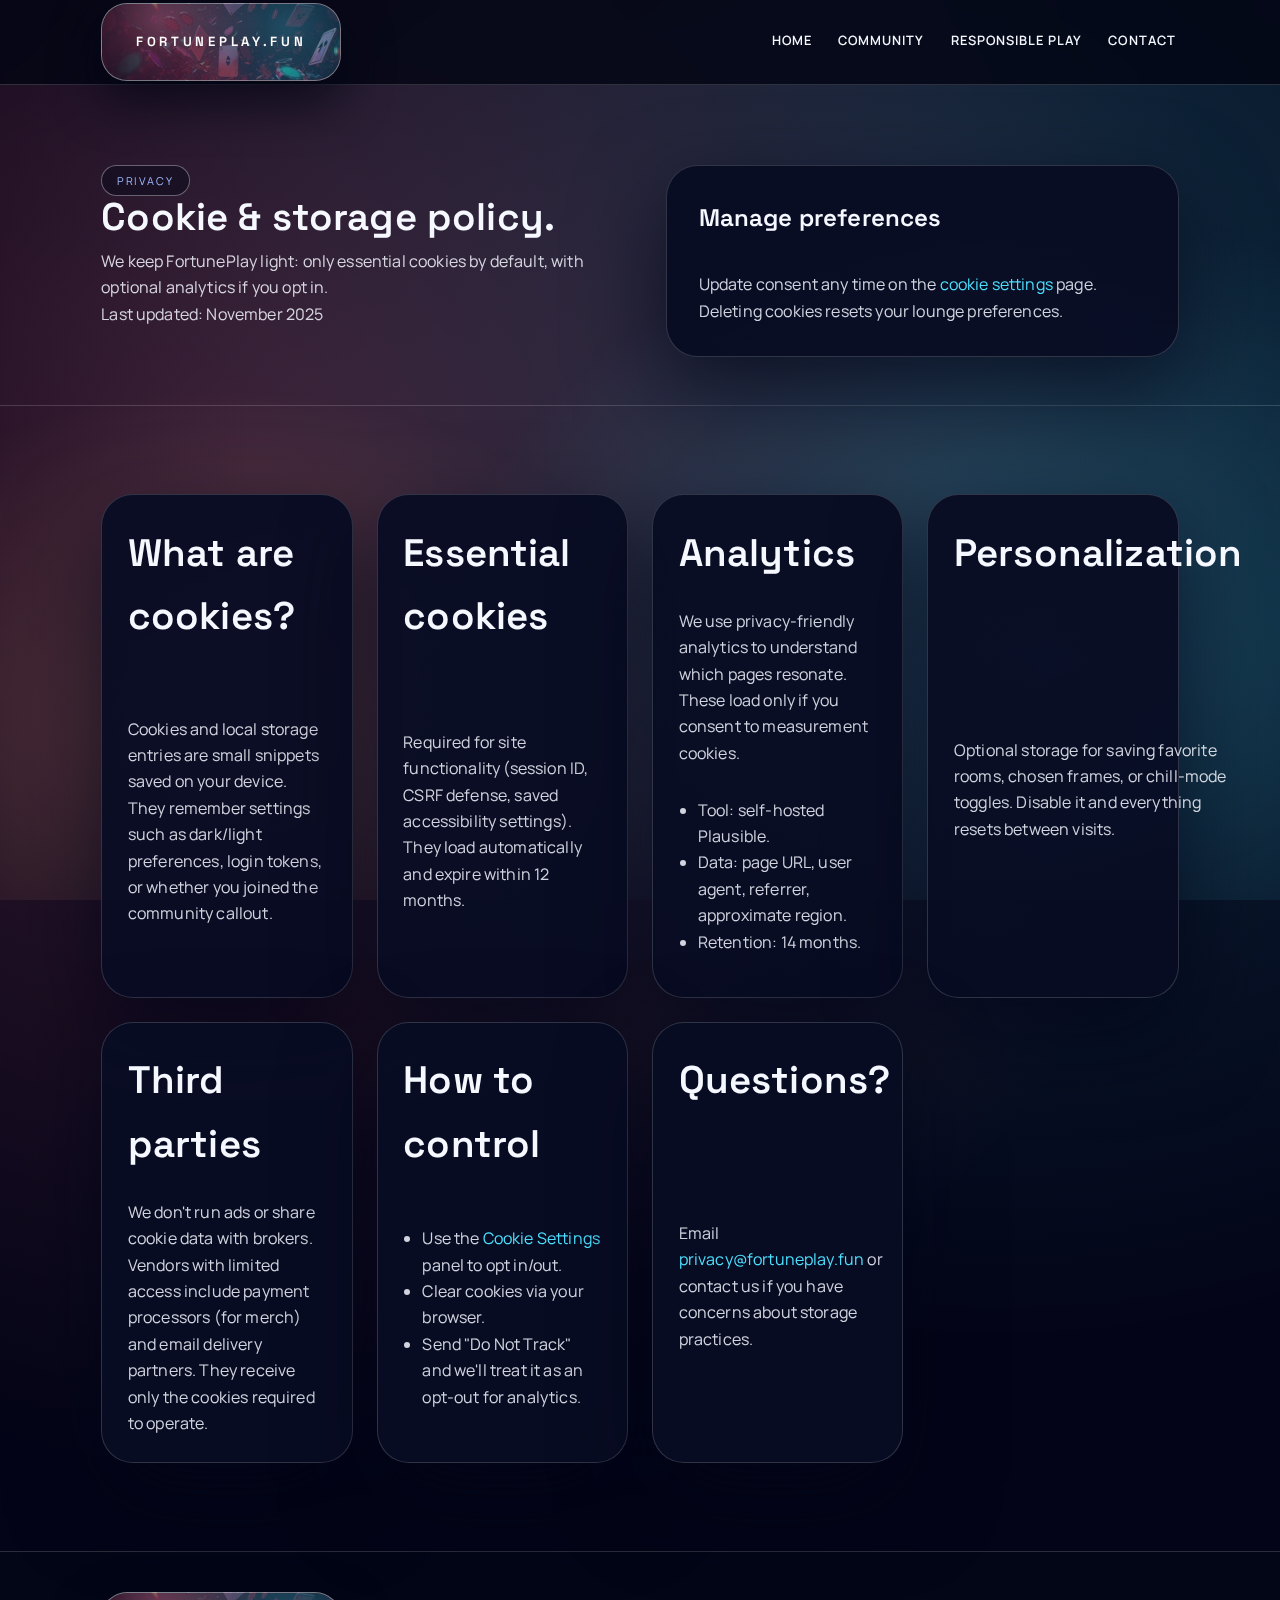
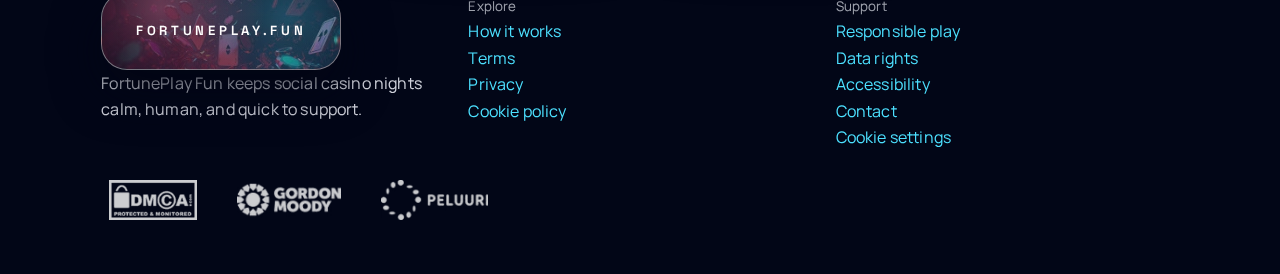
<file: cookie-policy/index.html>
<!doctype html>
<html lang="en">
<head>
  <meta charset="utf-8">
  <meta name="viewport" content="width=device-width, initial-scale=1">
  <meta name="theme-color" content="#f8cf5d">
  <title>Cookie Policy | FortunePlay Fun</title>
  <meta name="description" content="Understand how FortunePlay Fun uses cookies, storage, and analytics, and how to manage your preferences.">
  <link rel="canonical" href="https://fortuneplay.fun/cookie-policy/">
  <meta property="og:site_name" content="FortunePlay Fun">
  <meta property="og:title" content="Cookie Policy | FortunePlay Fun">
  <meta property="og:description" content="Breakdown of essential, analytics, and personalization cookies for the FortunePlay lounge.">
  <meta property="og:url" content="https://fortuneplay.fun/cookie-policy/">
  <meta property="og:type" content="website">
  <meta property="og:image" content="https://fortuneplay.fun/public/images/shareimage.webp">
  <meta name="twitter:card" content="summary_large_image">
  <meta name="twitter:title" content="Cookie Policy | FortunePlay Fun">
  <meta name="twitter:description" content="See what data stays on your device and how to reset it.">
  <meta name="twitter:image" content="https://fortuneplay.fun/public/images/shareimage.webp">

  <link rel="icon" href="/favicon.ico" sizes="any">
  <link rel="stylesheet" href="/styles.css?v=3">
</head>
<body>
  <a class="skip-link" href="#main-content">Skip to main content</a>
  <header class="site-header">
    <div class="shell header__inner">

      <a class="brand" href="/" aria-label="FortunePlay Fun home">
                <div class='brand__logo' role='img' aria-label='FortunePlay Fun textured logo'>
          <span aria-hidden='true'>fortuneplay.fun</span>
        </div>
      </a>

      <nav class="site-nav" aria-label="Primary">
        <a href="/">Home</a>
        <a href="/community/">Community</a>
        <a href="/responsible-play/">Responsible Play</a>
        <a href="/contact/">Contact</a>
      </nav>
    </div>
  </header>

  <main id="main-content">
    <section class="hero hero--sub">
      <div class="shell hero__grid">
        <div>
          <p class="pill">Privacy</p>
          <h1>Cookie & storage policy.</h1>
          <p>We keep FortunePlay light: only essential cookies by default, with optional analytics if you opt in.</p>
          <p style="color:var(--muted);">Last updated: November 2025</p>
        </div>
        <div class="hero__card">
          <h3>Manage preferences</h3>
          <p>Update consent any time on the <a href="/cookie-settings/">cookie settings</a> page. Deleting cookies resets your lounge preferences.</p>
        </div>
      </div>
    </section>

    <section class="section">
      <div class="shell content-grid">
        <article class="content-card">
          <h2>What are cookies?</h2>
          <p>Cookies and local storage entries are small snippets saved on your device. They remember settings such as dark/light preferences, login tokens, or whether you joined the community callout.</p>
        </article>
        <article class="content-card">
          <h2>Essential cookies</h2>
          <p>Required for site functionality (session ID, CSRF defense, saved accessibility settings). They load automatically and expire within 12 months.</p>
        </article>
        <article class="content-card">
          <h2>Analytics</h2>
          <p>We use privacy-friendly analytics to understand which pages resonate. These load only if you consent to measurement cookies.</p>
          <ul>
            <li>Tool: self-hosted Plausible.</li>
            <li>Data: page URL, user agent, referrer, approximate region.</li>
            <li>Retention: 14 months.</li>
          </ul>
        </article>
        <article class="content-card">
          <h2>Personalization</h2>
          <p>Optional storage for saving favorite rooms, chosen frames, or chill-mode toggles. Disable it and everything resets between visits.</p>
        </article>
        <article class="content-card">
          <h2>Third parties</h2>
          <p>We don't run ads or share cookie data with brokers. Vendors with limited access include payment processors (for merch) and email delivery partners. They receive only the cookies required to operate.</p>
        </article>
        <article class="content-card">
          <h2>How to control</h2>
          <ul>
            <li>Use the <a href="/cookie-settings/">Cookie Settings</a> panel to opt in/out.</li>
            <li>Clear cookies via your browser.</li>
            <li>Send "Do Not Track" and we'll treat it as an opt-out for analytics.</li>
          </ul>
        </article>
        <article class="content-card">
          <h2>Questions?</h2>
          <p>Email <a href="mailto:privacy@fortuneplay.fun">privacy@fortuneplay.fun</a> or contact us if you have concerns about storage practices.</p>
        </article>
      </div>
    </section>
  </main>

  <footer class="footer">
    <div class="shell footer__grid">
      <div>

      <a class="brand" href="/" aria-label="FortunePlay Fun home">
                <div class='brand__logo' role='img' aria-label='FortunePlay Fun textured logo'>
          <span aria-hidden='true'>fortuneplay.fun</span>
        </div>
      </a>

        <p>FortunePlay Fun keeps social casino nights calm, human, and quick to support.</p>
      </div>
      <div>
        <small>Explore</small>
        <p><a href="/how-it-works/">How it works</a><br>
        <a href="/terms/">Terms</a><br>
        <a href="/privacy/">Privacy</a><br>
        <a href="/cookie-policy/">Cookie policy</a></p>
      </div>
      <div>
        <small>Support</small>
        <p><a href="/responsible-play/">Responsible play</a><br>
        <a href="/data-rights/">Data rights</a><br>
        <a href="/accessibility/">Accessibility</a><br>
        <a href="/contact/">Contact</a><br>
        <a href="/cookie-settings/">Cookie settings</a></p>
      </div>
    </div>
    <div class="shell footer__logos" aria-label="Safety and support partners">
      <a href="https://www.dmca.com/" target="_blank" rel="noopener nofollow">
        <img src="/public/images/footerimages/dmcaprotectionlogo.webp" alt="DMCA.com protection status">
      </a>
      <a href="https://www.gordonmoody.org.uk/" target="_blank" rel="noopener nofollow">
        <img src="/public/images/footerimages/gordonmoodywhitelogo.webp" alt="Gordon Moody charity">
      </a>
      <a href="https://peluuri.fi/en/" target="_blank" rel="noopener nofollow">
        <img src="/public/images/footerimages/peluurifoot.webp" alt="Peluuri helpline">
      </a>
    </div>
  </footer>
</body>
</html>
</file>
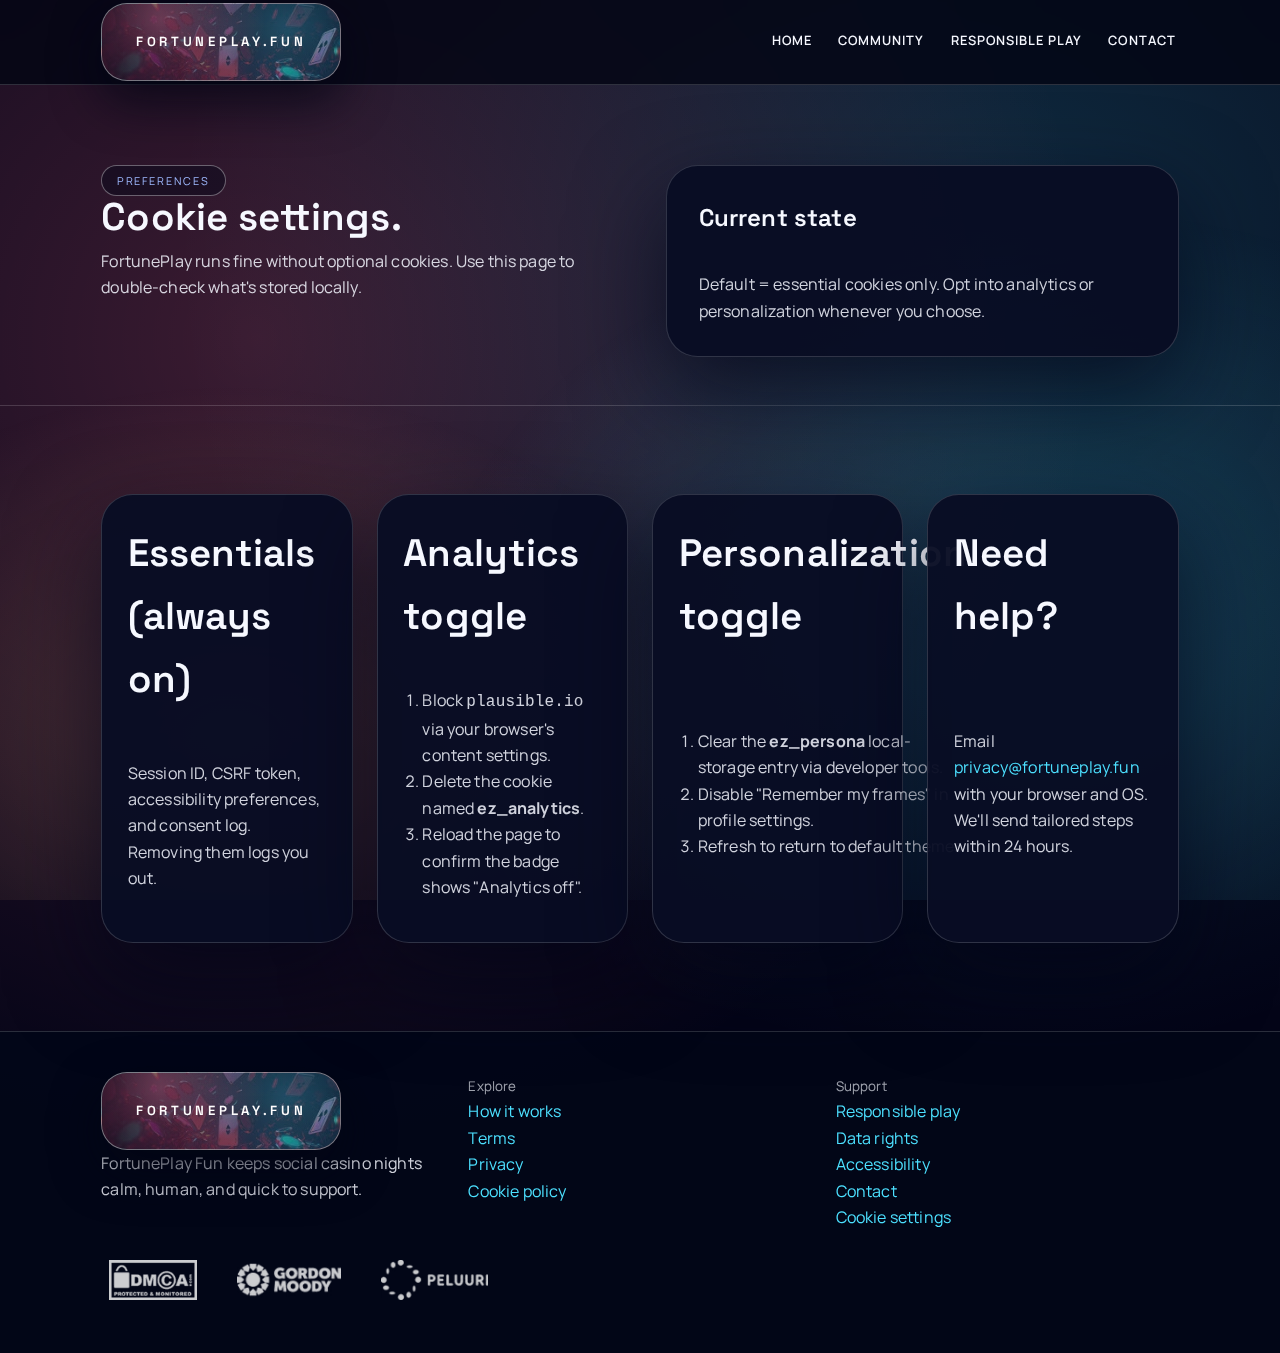
<file: cookie-settings/index.html>
<!doctype html>
<html lang="en">
<head>
  <meta charset="utf-8">
  <meta name="viewport" content="width=device-width, initial-scale=1">
  <meta name="theme-color" content="#f8cf5d">
  <title>Cookie Settings | FortunePlay Fun</title>
  <meta name="description" content="Control optional cookies and storage for FortunePlay Fun.">
  <link rel="canonical" href="https://fortuneplay.fun/cookie-settings/">
  <meta property="og:site_name" content="FortunePlay Fun">
  <meta property="og:title" content="Cookie Settings | FortunePlay Fun">
  <meta property="og:description" content="Toggle analytics or personalization cookies whenever you like.">
  <meta property="og:url" content="https://fortuneplay.fun/cookie-settings/">
  <meta property="og:type" content="website">
  <meta property="og:image" content="https://fortuneplay.fun/public/images/shareimage.webp">
  <meta name="twitter:card" content="summary_large_image">
  <meta name="twitter:title" content="Cookie Settings | FortunePlay Fun">
  <meta name="twitter:description" content="Manage cookies and local storage manually.">
  <meta name="twitter:image" content="https://fortuneplay.fun/public/images/shareimage.webp">

  <link rel="icon" href="/favicon.ico" sizes="any">
  <link rel="stylesheet" href="/styles.css?v=3">
</head>
<body>
  <a class="skip-link" href="#main-content">Skip to main content</a>
  <header class="site-header">
    <div class="shell header__inner">

      <a class="brand" href="/" aria-label="FortunePlay Fun home">
                <div class='brand__logo' role='img' aria-label='FortunePlay Fun textured logo'>
          <span aria-hidden='true'>fortuneplay.fun</span>
        </div>
      </a>

      <nav class="site-nav" aria-label="Primary">
        <a href="/">Home</a>
        <a href="/community/">Community</a>
        <a href="/responsible-play/">Responsible Play</a>
        <a href="/contact/">Contact</a>
      </nav>
    </div>
  </header>

  <main id="main-content">
    <section class="hero hero--sub">
      <div class="shell hero__grid">
        <div>
          <p class="pill">Preferences</p>
          <h1>Cookie settings.</h1>
          <p>FortunePlay runs fine without optional cookies. Use this page to double-check what's stored locally.</p>
        </div>
        <div class="hero__card">
          <h3>Current state</h3>
          <p>Default = essential cookies only. Opt into analytics or personalization whenever you choose.</p>
        </div>
      </div>
    </section>

    <section class="section">
      <div class="shell content-grid">
        <article class="content-card">
          <h2>Essentials (always on)</h2>
          <p>Session ID, CSRF token, accessibility preferences, and consent log. Removing them logs you out.</p>
        </article>
        <article class="content-card">
          <h2>Analytics toggle</h2>
          <ol>
            <li>Block <code>plausible.io</code> via your browser's content settings.</li>
            <li>Delete the cookie named <strong>ez_analytics</strong>.</li>
            <li>Reload the page to confirm the badge shows "Analytics off".</li>
          </ol>
        </article>
        <article class="content-card">
          <h2>Personalization toggle</h2>
          <ol>
            <li>Clear the <strong>ez_persona</strong> local-storage entry via developer tools.</li>
            <li>Disable "Remember my frames" in profile settings.</li>
            <li>Refresh to return to default themes.</li>
          </ol>
        </article>
        <article class="content-card">
          <h2>Need help?</h2>
          <p>Email <a href="mailto:privacy@fortuneplay.fun">privacy@fortuneplay.fun</a> with your browser and OS. We'll send tailored steps within 24 hours.</p>
        </article>
      </div>
    </section>
  </main>

  <footer class="footer">
    <div class="shell footer__grid">
      <div>

      <a class="brand" href="/" aria-label="FortunePlay Fun home">
                <div class='brand__logo' role='img' aria-label='FortunePlay Fun textured logo'>
          <span aria-hidden='true'>fortuneplay.fun</span>
        </div>
      </a>

        <p>FortunePlay Fun keeps social casino nights calm, human, and quick to support.</p>
      </div>
      <div>
        <small>Explore</small>
        <p><a href="/how-it-works/">How it works</a><br>
        <a href="/terms/">Terms</a><br>
        <a href="/privacy/">Privacy</a><br>
        <a href="/cookie-policy/">Cookie policy</a></p>
      </div>
      <div>
        <small>Support</small>
        <p><a href="/responsible-play/">Responsible play</a><br>
        <a href="/data-rights/">Data rights</a><br>
        <a href="/accessibility/">Accessibility</a><br>
        <a href="/contact/">Contact</a><br>
        <a href="/cookie-settings/">Cookie settings</a></p>
      </div>
    </div>
    <div class="shell footer__logos" aria-label="Safety and support partners">
      <a href="https://www.dmca.com/" target="_blank" rel="noopener nofollow">
        <img src="/public/images/footerimages/dmcaprotectionlogo.webp" alt="DMCA.com protection status">
      </a>
      <a href="https://www.gordonmoody.org.uk/" target="_blank" rel="noopener nofollow">
        <img src="/public/images/footerimages/gordonmoodywhitelogo.webp" alt="Gordon Moody charity">
      </a>
      <a href="https://peluuri.fi/en/" target="_blank" rel="noopener nofollow">
        <img src="/public/images/footerimages/peluurifoot.webp" alt="Peluuri helpline">
      </a>
    </div>
  </footer>
</body>
</html>
</file>
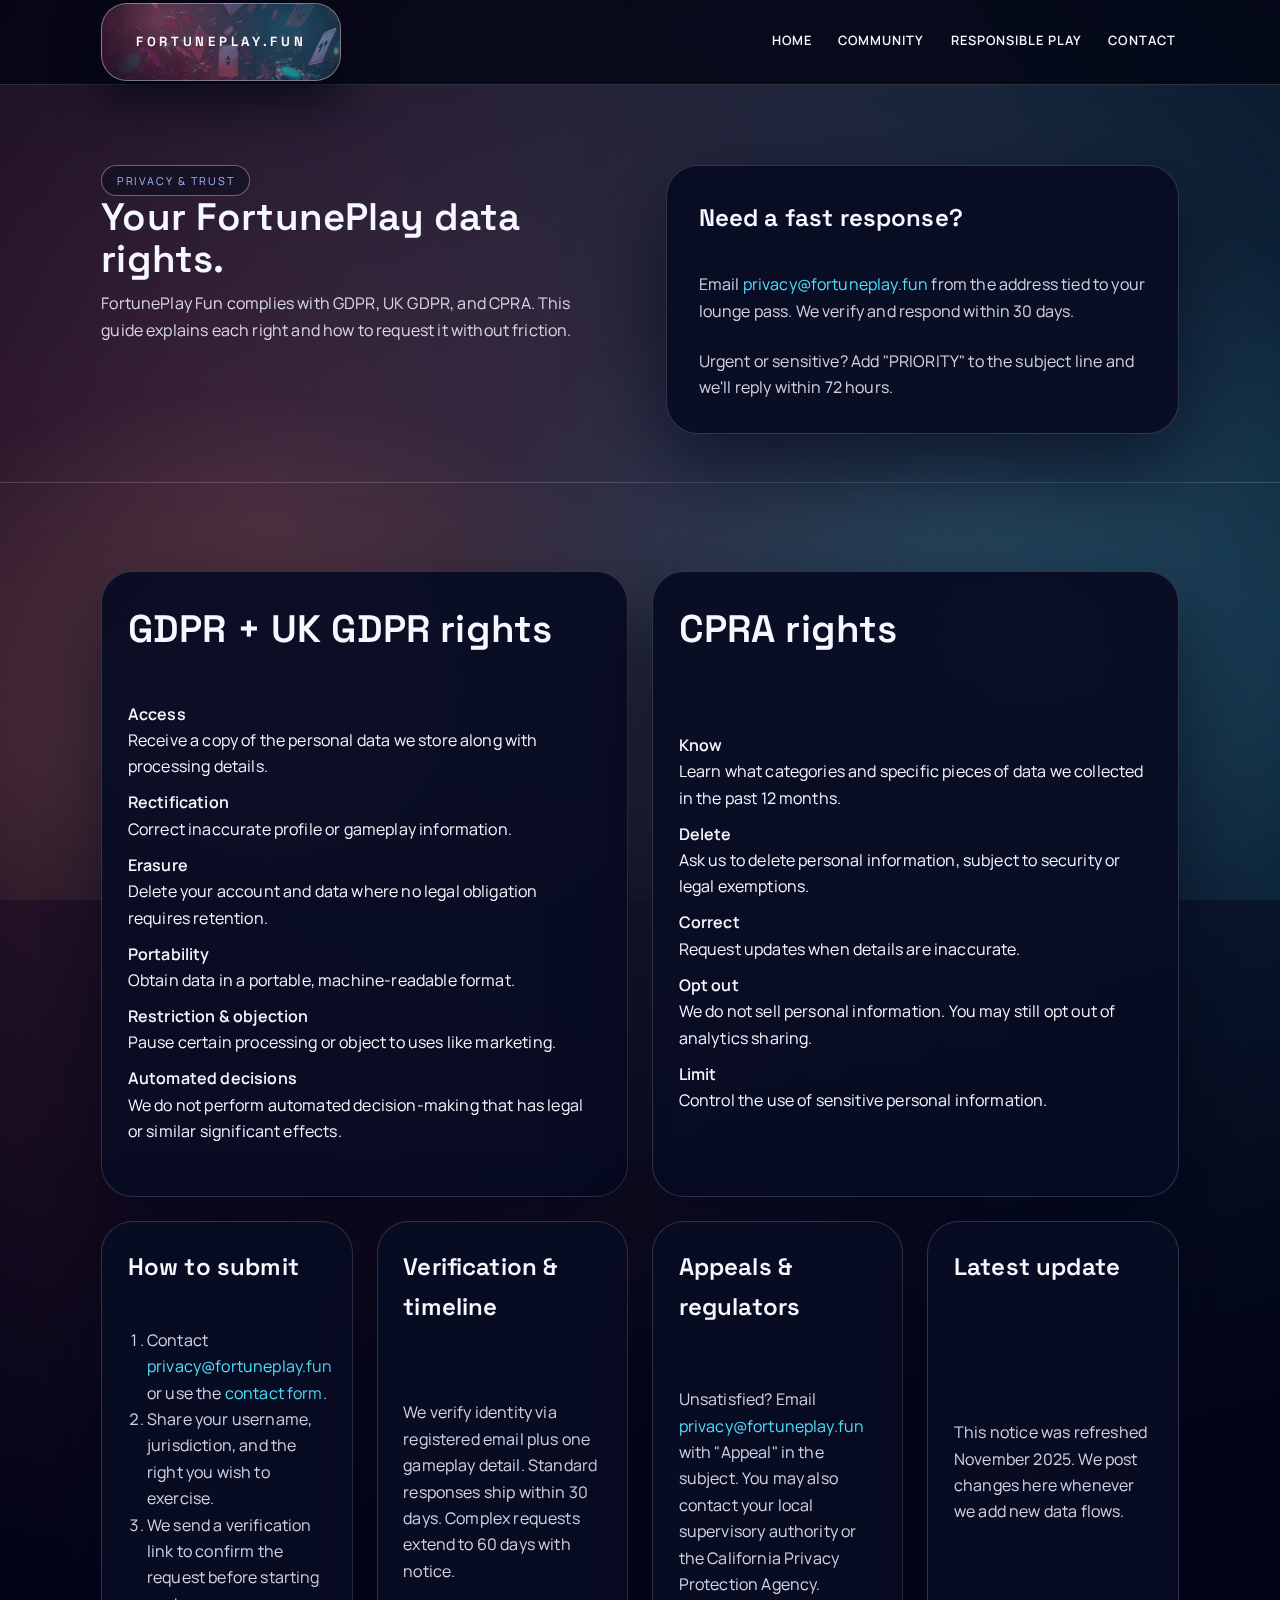
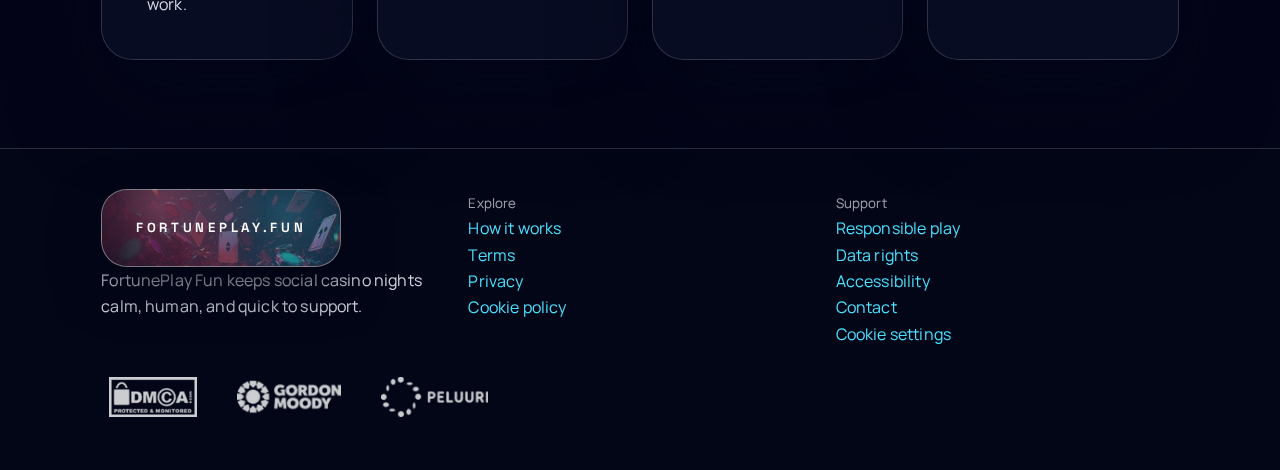
<file: data-rights/index.html>
<!doctype html>
<html lang="en">
<head>
  <meta charset="utf-8">
  <meta name="viewport" content="width=device-width, initial-scale=1">
  <meta name="theme-color" content="#f8cf5d">
  <title>Data Rights | FortunePlay Fun</title>
  <meta name="description" content="Learn how to exercise GDPR and CPRA rights with FortunePlay Fun, access, deletion, portability, and more in one place.">
  <link rel="canonical" href="https://fortuneplay.fun/data-rights/">
  <meta property="og:site_name" content="FortunePlay Fun">
  <meta property="og:title" content="Data Rights | FortunePlay Fun">
  <meta property="og:description" content="Request or delete your data, opt out of signals, and reach our privacy team directly.">
  <meta property="og:url" content="https://fortuneplay.fun/data-rights/">
  <meta property="og:type" content="website">
  <meta property="og:image" content="https://fortuneplay.fun/public/images/shareimage.webp">
  <meta name="twitter:card" content="summary_large_image">
  <meta name="twitter:title" content="Data Rights | FortunePlay Fun">
  <meta name="twitter:description" content="FortunePlay honors GDPR + CPRA. Here is the guide to every right and how to submit a request.">
  <meta name="twitter:image" content="https://fortuneplay.fun/public/images/shareimage.webp">

  <link rel="icon" href="/favicon.ico" sizes="any">
  <link rel="stylesheet" href="/styles.css?v=3">
</head>
<body>
  <a class="skip-link" href="#main-content">Skip to main content</a>
  <header class="site-header">
    <div class="shell header__inner">

      <a class="brand" href="/" aria-label="FortunePlay Fun home">
                <div class='brand__logo' role='img' aria-label='FortunePlay Fun textured logo'>
          <span aria-hidden='true'>fortuneplay.fun</span>
        </div>
      </a>

      <nav class="site-nav" aria-label="Primary">
        <a href="/">Home</a>
        <a href="/community/">Community</a>
        <a href="/responsible-play/">Responsible Play</a>
        <a href="/contact/">Contact</a>
      </nav>
    </div>
  </header>

  <main id="main-content">
    <section class="hero hero--sub">
      <div class="shell hero__grid">
        <div>
          <p class="pill">Privacy & trust</p>
          <h1>Your FortunePlay data rights.</h1>
          <p>FortunePlay Fun complies with GDPR, UK GDPR, and CPRA. This guide explains each right and how to request it without friction.</p>
        </div>
        <div class="hero__card">
          <h3>Need a fast response?</h3>
          <p>Email <a href="mailto:privacy@fortuneplay.fun">privacy@fortuneplay.fun</a> from the address tied to your lounge pass. We verify and respond within 30 days.</p>
          <p>Urgent or sensitive? Add "PRIORITY" to the subject line and we'll reply within 72 hours.</p>
        </div>
      </div>
    </section>

    <section class="section">
      <div class="shell content-grid">
        <article class="content-card content-card--wide">
          <h2>GDPR + UK GDPR rights</h2>
          <dl>
            <dt>Access</dt>
            <dd>Receive a copy of the personal data we store along with processing details.</dd>
            <dt>Rectification</dt>
            <dd>Correct inaccurate profile or gameplay information.</dd>
            <dt>Erasure</dt>
            <dd>Delete your account and data where no legal obligation requires retention.</dd>
            <dt>Portability</dt>
            <dd>Obtain data in a portable, machine-readable format.</dd>
            <dt>Restriction & objection</dt>
            <dd>Pause certain processing or object to uses like marketing.</dd>
            <dt>Automated decisions</dt>
            <dd>We do not perform automated decision-making that has legal or similar significant effects.</dd>
          </dl>
        </article>
        <article class="content-card content-card--wide">
          <h2>CPRA rights</h2>
          <dl>
            <dt>Know</dt>
            <dd>Learn what categories and specific pieces of data we collected in the past 12 months.</dd>
            <dt>Delete</dt>
            <dd>Ask us to delete personal information, subject to security or legal exemptions.</dd>
            <dt>Correct</dt>
            <dd>Request updates when details are inaccurate.</dd>
            <dt>Opt out</dt>
            <dd>We do not sell personal information. You may still opt out of analytics sharing.</dd>
            <dt>Limit</dt>
            <dd>Control the use of sensitive personal information.</dd>
          </dl>
        </article>
        <article class="content-card">
          <h3>How to submit</h3>
          <ol>
            <li>Contact <a href="mailto:privacy@fortuneplay.fun">privacy@fortuneplay.fun</a> or use the <a href="/contact/">contact form</a>.</li>
            <li>Share your username, jurisdiction, and the right you wish to exercise.</li>
            <li>We send a verification link to confirm the request before starting work.</li>
          </ol>
        </article>
        <article class="content-card">
          <h3>Verification & timeline</h3>
          <p>We verify identity via registered email plus one gameplay detail. Standard responses ship within 30 days. Complex requests extend to 60 days with notice.</p>
        </article>
        <article class="content-card">
          <h3>Appeals & regulators</h3>
          <p>Unsatisfied? Email <a href="mailto:privacy@fortuneplay.fun">privacy@fortuneplay.fun</a> with "Appeal" in the subject. You may also contact your local supervisory authority or the California Privacy Protection Agency.</p>
        </article>
        <article class="content-card">
          <h3>Latest update</h3>
          <p>This notice was refreshed November 2025. We post changes here whenever we add new data flows.</p>
        </article>
      </div>
    </section>
  </main>

  <footer class="footer">
    <div class="shell footer__grid">
      <div>

      <a class="brand" href="/" aria-label="FortunePlay Fun home">
                <div class='brand__logo' role='img' aria-label='FortunePlay Fun textured logo'>
          <span aria-hidden='true'>fortuneplay.fun</span>
        </div>
      </a>

        <p>FortunePlay Fun keeps social casino nights calm, human, and quick to support.</p>
      </div>
      <div>
        <small>Explore</small>
        <p><a href="/how-it-works/">How it works</a><br>
        <a href="/terms/">Terms</a><br>
        <a href="/privacy/">Privacy</a><br>
        <a href="/cookie-policy/">Cookie policy</a></p>
      </div>
      <div>
        <small>Support</small>
        <p><a href="/responsible-play/">Responsible play</a><br>
        <a href="/data-rights/">Data rights</a><br>
        <a href="/accessibility/">Accessibility</a><br>
        <a href="/contact/">Contact</a><br>
        <a href="/cookie-settings/">Cookie settings</a></p>
      </div>
    </div>
    <div class="shell footer__logos" aria-label="Safety and support partners">
      <a href="https://www.dmca.com/" target="_blank" rel="noopener nofollow">
        <img src="/public/images/footerimages/dmcaprotectionlogo.webp" alt="DMCA.com protection status">
      </a>
      <a href="https://www.gordonmoody.org.uk/" target="_blank" rel="noopener nofollow">
        <img src="/public/images/footerimages/gordonmoodywhitelogo.webp" alt="Gordon Moody charity">
      </a>
      <a href="https://peluuri.fi/en/" target="_blank" rel="noopener nofollow">
        <img src="/public/images/footerimages/peluurifoot.webp" alt="Peluuri helpline">
      </a>
    </div>
  </footer>
</body>
</html>
</file>
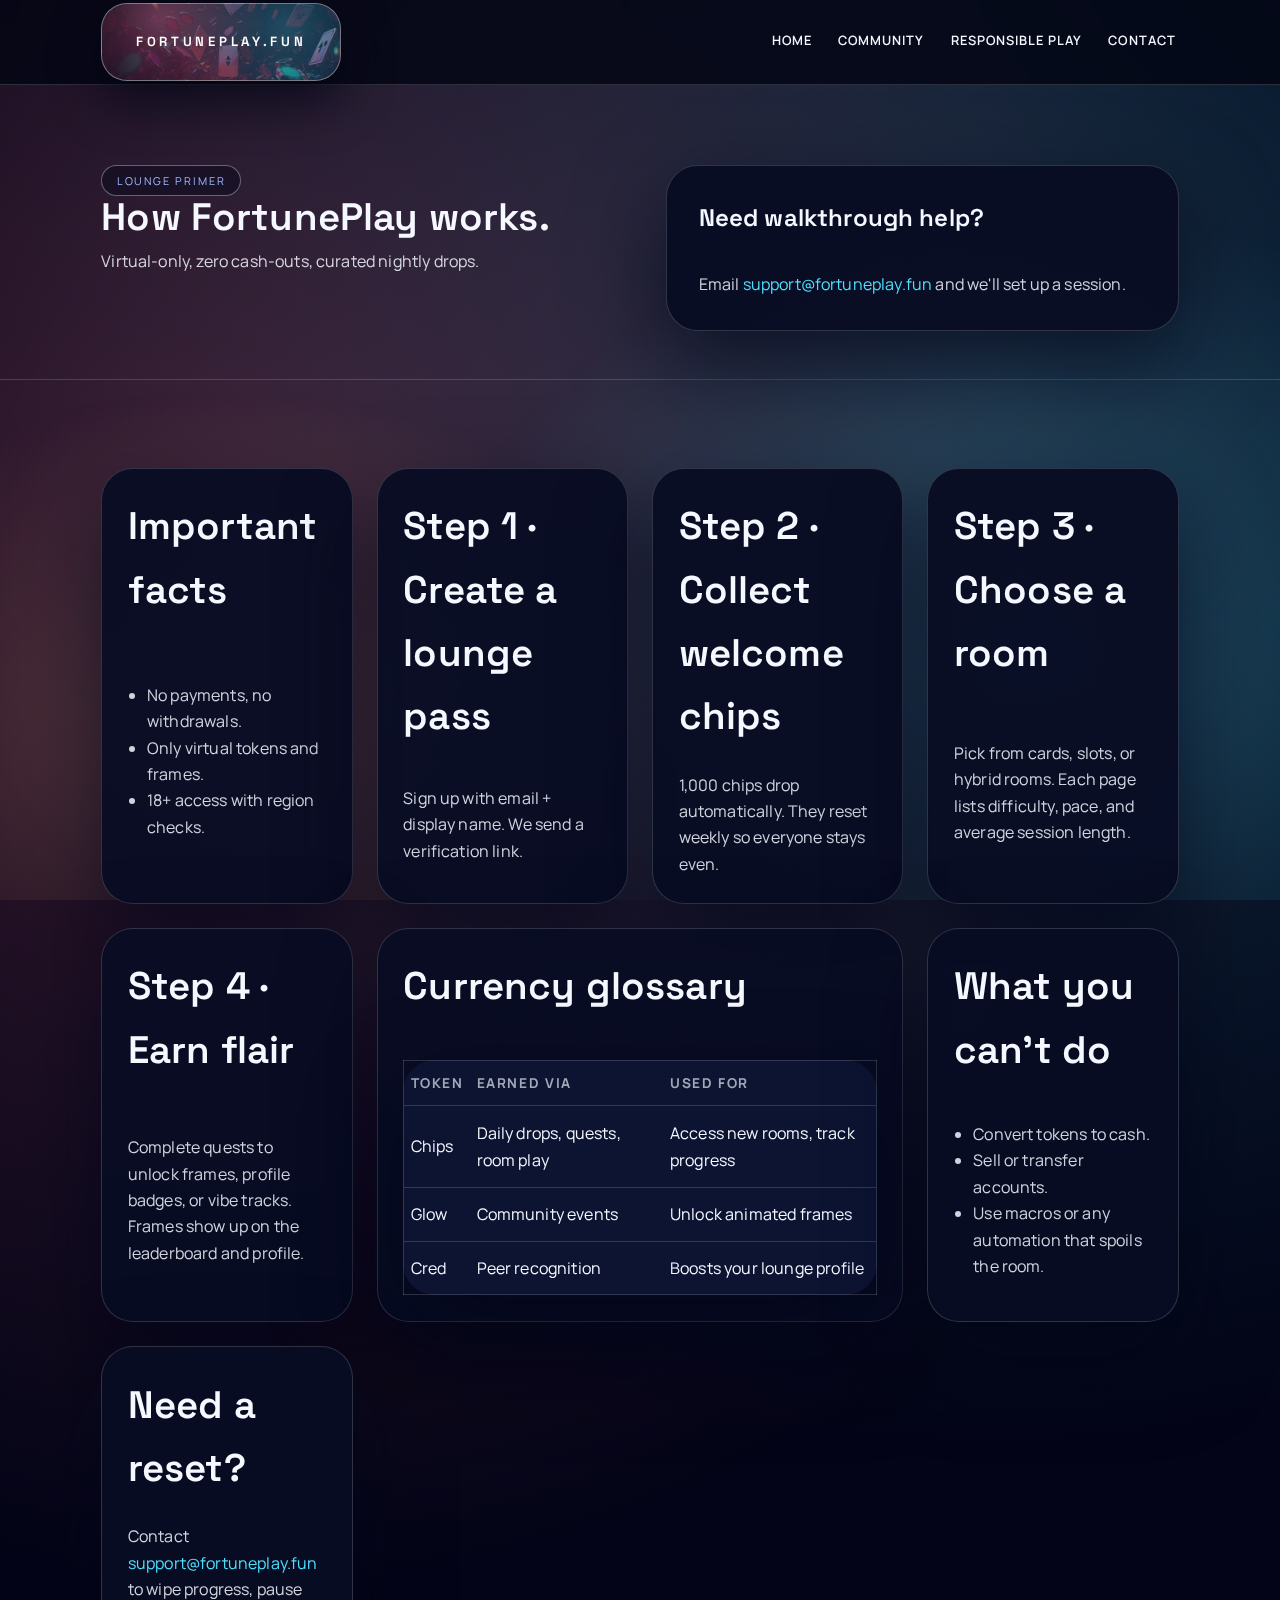
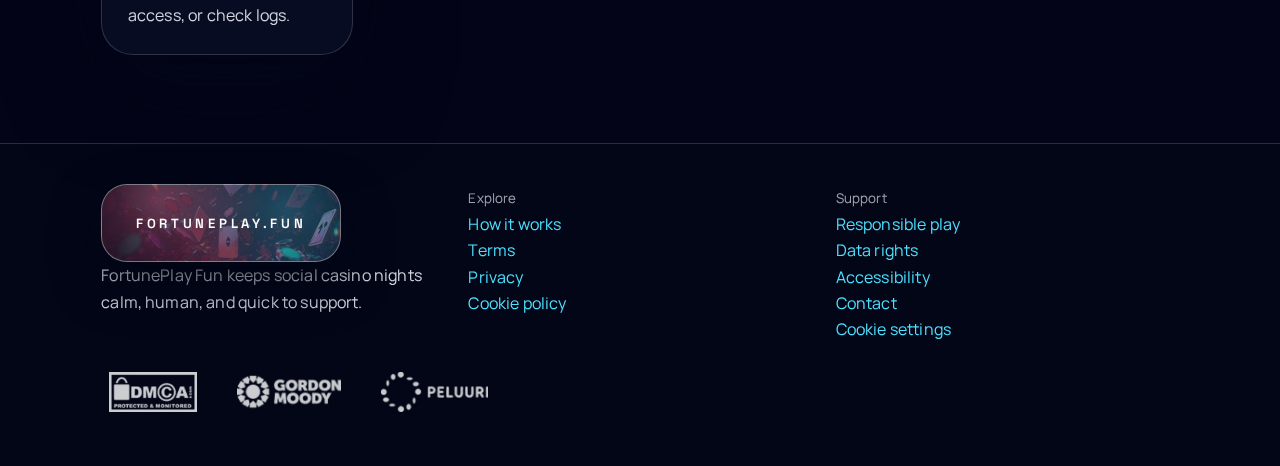
<file: how-it-works/index.html>
﻿<!doctype html>
<html lang="en">
<head>
  <meta charset="utf-8">
  <meta name="viewport" content="width=device-width, initial-scale=1">
  <meta name="theme-color" content="#f8cf5d">
  <title>How FortunePlay Works</title>
  <meta name="description" content="Understand the FortunePlay Fun flow, virtual currency only, calm rooms, and nightly drops.">
  <link rel="canonical" href="https://fortuneplay.fun/how-it-works/">
  <meta property="og:site_name" content="FortunePlay Fun">
  <meta property="og:title" content="How FortunePlay Works">
  <meta property="og:description" content="Learn the simple steps to join our social casino lounge.">
  <meta property="og:url" content="https://fortuneplay.fun/how-it-works/">
  <meta property="og:type" content="website">
  <meta property="og:image" content="https://fortuneplay.fun/public/images/shareimage.webp">
  <meta name="twitter:card" content="summary_large_image">
  <meta name="twitter:title" content="How FortunePlay Works">
  <meta name="twitter:description" content="Virtual-only, zero cash-outs, pure vibe.">
  <meta name="twitter:image" content="https://fortuneplay.fun/public/images/shareimage.webp">

  <link rel="icon" href="/favicon.ico" sizes="any">
  <link rel="stylesheet" href="/styles.css?v=3">
</head>
<body>
  <a class="skip-link" href="#main-content">Skip to main content</a>
  <header class="site-header">
    <div class="shell header__inner">

      <a class="brand" href="/" aria-label="FortunePlay Fun home">
                <div class='brand__logo' role='img' aria-label='FortunePlay Fun textured logo'>
          <span aria-hidden='true'>fortuneplay.fun</span>
        </div>
      </a>

      <nav class="site-nav" aria-label="Primary">
        <a href="/">Home</a>
        <a href="/community/">Community</a>
        <a href="/responsible-play/">Responsible Play</a>
        <a href="/contact/">Contact</a>
      </nav>
    </div>
  </header>

  <main id="main-content">
    <section class="hero hero--sub">
      <div class="shell hero__grid">
        <div>
          <p class="pill">Lounge primer</p>
          <h1>How FortunePlay works.</h1>
          <p>Virtual-only, zero cash-outs, curated nightly drops.</p>
        </div>
        <div class="hero__card">
          <h3>Need walkthrough help?</h3>
          <p>Email <a href="mailto:support@fortuneplay.fun">support@fortuneplay.fun</a> and we'll set up a session.</p>
        </div>
      </div>
    </section>

    <section class="section">
      <div class="shell content-grid">
        <article class="content-card">
          <h2>Important facts</h2>
          <ul>
            <li>No payments, no withdrawals.</li>
            <li>Only virtual tokens and frames.</li>
            <li>18+ access with region checks.</li>
          </ul>
        </article>
        <article class="content-card">
          <h2>Step 1 · Create a lounge pass</h2>
          <p>Sign up with email + display name. We send a verification link.</p>
        </article>
        <article class="content-card">
          <h2>Step 2 · Collect welcome chips</h2>
          <p>1,000 chips drop automatically. They reset weekly so everyone stays even.</p>
        </article>
        <article class="content-card">
          <h2>Step 3 · Choose a room</h2>
          <p>Pick from cards, slots, or hybrid rooms. Each page lists difficulty, pace, and average session length.</p>
        </article>
        <article class="content-card">
          <h2>Step 4 · Earn flair</h2>
          <p>Complete quests to unlock frames, profile badges, or vibe tracks. Frames show up on the leaderboard and profile.</p>
        </article>
        <article class="content-card content-card--wide">
          <h2>Currency glossary</h2>
          <table class="table-stack">
            <thead>
              <tr>
                <th>Token</th>
                <th>Earned via</th>
                <th>Used for</th>
              </tr>
            </thead>
            <tbody>
              <tr>
                <td>Chips</td>
                <td>Daily drops, quests, room play</td>
                <td>Access new rooms, track progress</td>
              </tr>
              <tr>
                <td>Glow</td>
                <td>Community events</td>
                <td>Unlock animated frames</td>
              </tr>
              <tr>
                <td>Cred</td>
                <td>Peer recognition</td>
                <td>Boosts your lounge profile</td>
              </tr>
            </tbody>
          </table>
        </article>
        <article class="content-card">
          <h2>What you can't do</h2>
          <ul>
            <li>Convert tokens to cash.</li>
            <li>Sell or transfer accounts.</li>
          <li>Use macros or any automation that spoils the room.</li>
          </ul>
        </article>
        <article class="content-card">
          <h2>Need a reset?</h2>
          <p>Contact <a href="mailto:support@fortuneplay.fun">support@fortuneplay.fun</a> to wipe progress, pause access, or check logs.</p>
        </article>
      </div>
    </section>
  </main>

  <footer class="footer">
    <div class="shell footer__grid">
      <div>

      <a class="brand" href="/" aria-label="FortunePlay Fun home">
                <div class='brand__logo' role='img' aria-label='FortunePlay Fun textured logo'>
          <span aria-hidden='true'>fortuneplay.fun</span>
        </div>
      </a>

        <p>FortunePlay Fun keeps social casino nights calm, human, and quick to support.</p>
      </div>
      <div>
        <small>Explore</small>
        <p><a href="/how-it-works/">How it works</a><br>
        <a href="/terms/">Terms</a><br>
        <a href="/privacy/">Privacy</a><br>
        <a href="/cookie-policy/">Cookie policy</a></p>
      </div>
      <div>
        <small>Support</small>
        <p><a href="/responsible-play/">Responsible play</a><br>
        <a href="/data-rights/">Data rights</a><br>
        <a href="/accessibility/">Accessibility</a><br>
        <a href="/contact/">Contact</a><br>
        <a href="/cookie-settings/">Cookie settings</a></p>
      </div>
    </div>
    <div class="shell footer__logos" aria-label="Safety and support partners">
      <a href="https://www.dmca.com/" target="_blank" rel="noopener nofollow">
        <img src="/public/images/footerimages/dmcaprotectionlogo.webp" alt="DMCA.com protection status">
      </a>
      <a href="https://www.gordonmoody.org.uk/" target="_blank" rel="noopener nofollow">
        <img src="/public/images/footerimages/gordonmoodywhitelogo.webp" alt="Gordon Moody charity">
      </a>
      <a href="https://peluuri.fi/en/" target="_blank" rel="noopener nofollow">
        <img src="/public/images/footerimages/peluurifoot.webp" alt="Peluuri helpline">
      </a>
    </div>
  </footer>
</body>
</html>
</file>
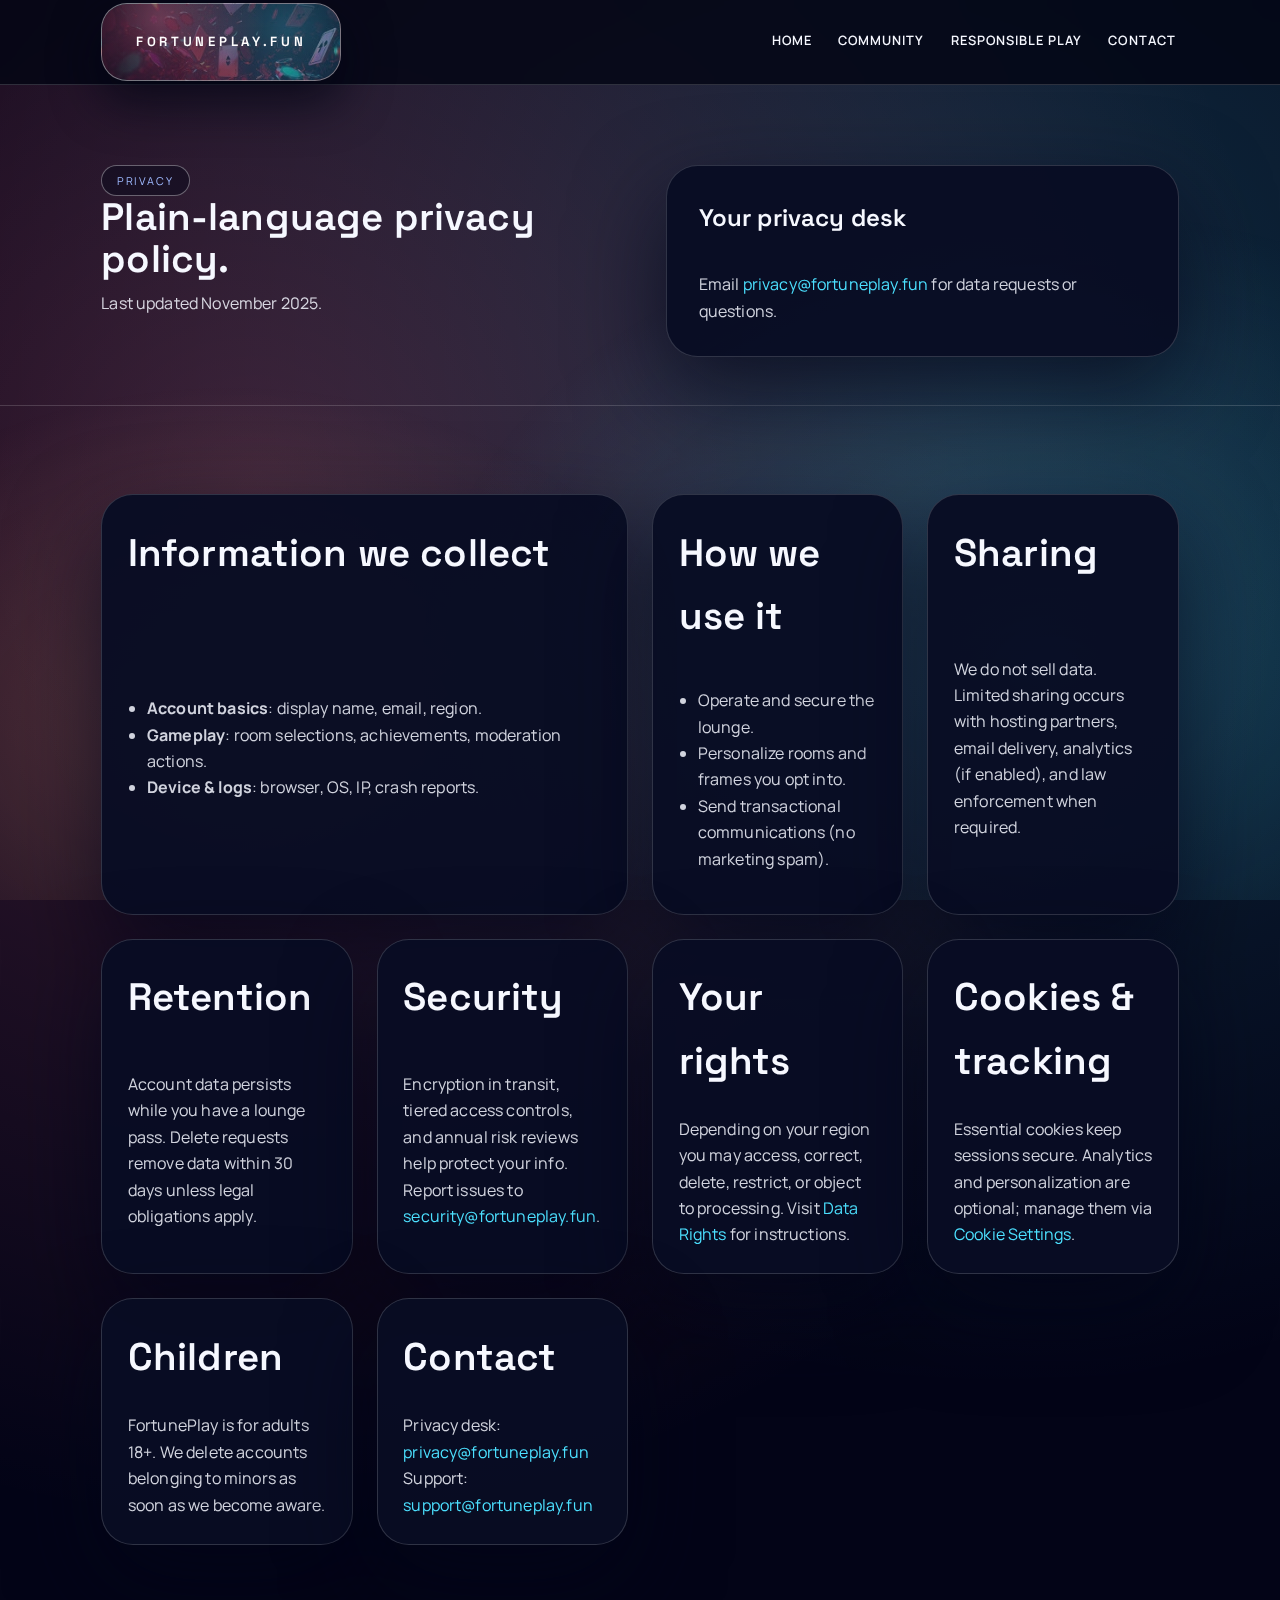
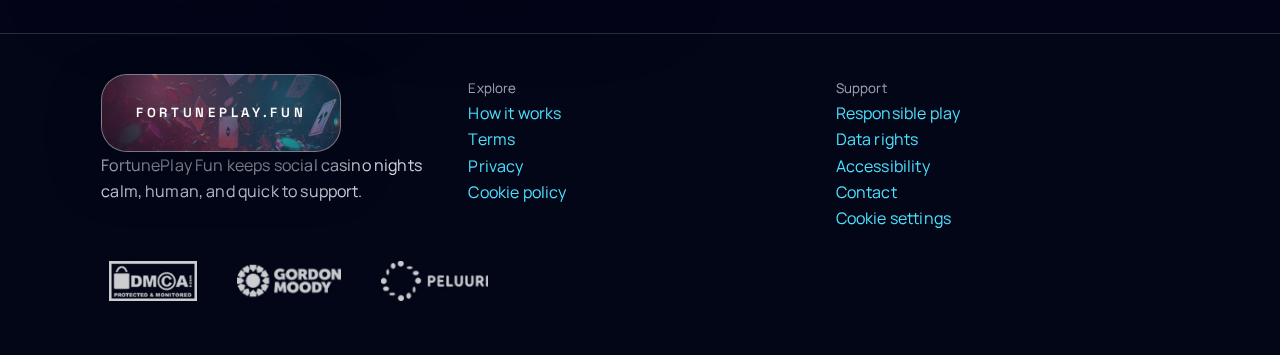
<file: privacy/index.html>
<!doctype html>
<html lang="en">
<head>
  <meta charset="utf-8">
  <meta name="viewport" content="width=device-width, initial-scale=1">
  <meta name="theme-color" content="#f8cf5d">
  <title>Privacy Policy | FortunePlay Fun</title>
  <meta name="description" content="Learn how FortunePlay Fun handles account data, analytics, and your privacy rights.">
  <link rel="canonical" href="https://fortuneplay.fun/privacy/">
  <meta property="og:site_name" content="FortunePlay Fun">
  <meta property="og:title" content="Privacy Policy | FortunePlay Fun">
  <meta property="og:description" content="Straightforward breakdown of the data we collect, why, and how to control it.">
  <meta property="og:url" content="https://fortuneplay.fun/privacy/">
  <meta property="og:type" content="website">
  <meta property="og:image" content="https://fortuneplay.fun/public/images/shareimage.webp">
  <meta name="twitter:card" content="summary_large_image">
  <meta name="twitter:title" content="Privacy Policy | FortunePlay Fun">
  <meta name="twitter:description" content="See what information FortunePlay stores and how to request changes.">
  <meta name="twitter:image" content="https://fortuneplay.fun/public/images/shareimage.webp">

  <link rel="icon" href="/favicon.ico" sizes="any">
  <link rel="stylesheet" href="/styles.css?v=3">
</head>
<body>
  <a class="skip-link" href="#main-content">Skip to main content</a>
  <header class="site-header">
    <div class="shell header__inner">

      <a class="brand" href="/" aria-label="FortunePlay Fun home">
                <div class='brand__logo' role='img' aria-label='FortunePlay Fun textured logo'>
          <span aria-hidden='true'>fortuneplay.fun</span>
        </div>
      </a>

      <nav class="site-nav" aria-label="Primary">
        <a href="/">Home</a>
        <a href="/community/">Community</a>
        <a href="/responsible-play/">Responsible Play</a>
        <a href="/contact/">Contact</a>
      </nav>
    </div>
  </header>

  <main id="main-content">
    <section class="hero hero--sub">
      <div class="shell hero__grid">
        <div>
          <p class="pill">Privacy</p>
          <h1>Plain-language privacy policy.</h1>
          <p>Last updated November 2025.</p>
        </div>
        <div class="hero__card">
          <h3>Your privacy desk</h3>
          <p>Email <a href="mailto:privacy@fortuneplay.fun">privacy@fortuneplay.fun</a> for data requests or questions.</p>
        </div>
      </div>
    </section>

    <section class="section">
      <div class="shell content-grid">
        <article class="content-card content-card--wide">
          <h2>Information we collect</h2>
          <ul>
            <li><strong>Account basics</strong>: display name, email, region.</li>
            <li><strong>Gameplay</strong>: room selections, achievements, moderation actions.</li>
            <li><strong>Device & logs</strong>: browser, OS, IP, crash reports.</li>
          </ul>
        </article>
        <article class="content-card">
          <h2>How we use it</h2>
          <ul>
            <li>Operate and secure the lounge.</li>
            <li>Personalize rooms and frames you opt into.</li>
            <li>Send transactional communications (no marketing spam).</li>
          </ul>
        </article>
        <article class="content-card">
          <h2>Sharing</h2>
          <p>We do not sell data. Limited sharing occurs with hosting partners, email delivery, analytics (if enabled), and law enforcement when required.</p>
        </article>
        <article class="content-card">
          <h2>Retention</h2>
          <p>Account data persists while you have a lounge pass. Delete requests remove data within 30 days unless legal obligations apply.</p>
        </article>
        <article class="content-card">
          <h2>Security</h2>
          <p>Encryption in transit, tiered access controls, and annual risk reviews help protect your info. Report issues to <a href="mailto:security@fortuneplay.fun">security@fortuneplay.fun</a>.</p>
        </article>
        <article class="content-card">
          <h2>Your rights</h2>
          <p>Depending on your region you may access, correct, delete, restrict, or object to processing. Visit <a href="/data-rights/">Data Rights</a> for instructions.</p>
        </article>
        <article class="content-card">
          <h2>Cookies & tracking</h2>
          <p>Essential cookies keep sessions secure. Analytics and personalization are optional; manage them via <a href="/cookie-settings/">Cookie Settings</a>.</p>
        </article>
        <article class="content-card">
          <h2>Children</h2>
          <p>FortunePlay is for adults 18+. We delete accounts belonging to minors as soon as we become aware.</p>
        </article>
        <article class="content-card">
          <h2>Contact</h2>
          <p>Privacy desk: <a href="mailto:privacy@fortuneplay.fun">privacy@fortuneplay.fun</a><br>
          Support: <a href="mailto:support@fortuneplay.fun">support@fortuneplay.fun</a></p>
        </article>
      </div>
    </section>
  </main>

  <footer class="footer">
    <div class="shell footer__grid">
      <div>

      <a class="brand" href="/" aria-label="FortunePlay Fun home">
                <div class='brand__logo' role='img' aria-label='FortunePlay Fun textured logo'>
          <span aria-hidden='true'>fortuneplay.fun</span>
        </div>
      </a>

        <p>FortunePlay Fun keeps social casino nights calm, human, and quick to support.</p>
      </div>
      <div>
        <small>Explore</small>
        <p><a href="/how-it-works/">How it works</a><br>
        <a href="/terms/">Terms</a><br>
        <a href="/privacy/">Privacy</a><br>
        <a href="/cookie-policy/">Cookie policy</a></p>
      </div>
      <div>
        <small>Support</small>
        <p><a href="/responsible-play/">Responsible play</a><br>
        <a href="/data-rights/">Data rights</a><br>
        <a href="/accessibility/">Accessibility</a><br>
        <a href="/contact/">Contact</a><br>
        <a href="/cookie-settings/">Cookie settings</a></p>
      </div>
    </div>
    <div class="shell footer__logos" aria-label="Safety and support partners">
      <a href="https://www.dmca.com/" target="_blank" rel="noopener nofollow">
        <img src="/public/images/footerimages/dmcaprotectionlogo.webp" alt="DMCA.com protection status">
      </a>
      <a href="https://www.gordonmoody.org.uk/" target="_blank" rel="noopener nofollow">
        <img src="/public/images/footerimages/gordonmoodywhitelogo.webp" alt="Gordon Moody charity">
      </a>
      <a href="https://peluuri.fi/en/" target="_blank" rel="noopener nofollow">
        <img src="/public/images/footerimages/peluurifoot.webp" alt="Peluuri helpline">
      </a>
    </div>
  </footer>
</body>
</html>
</file>
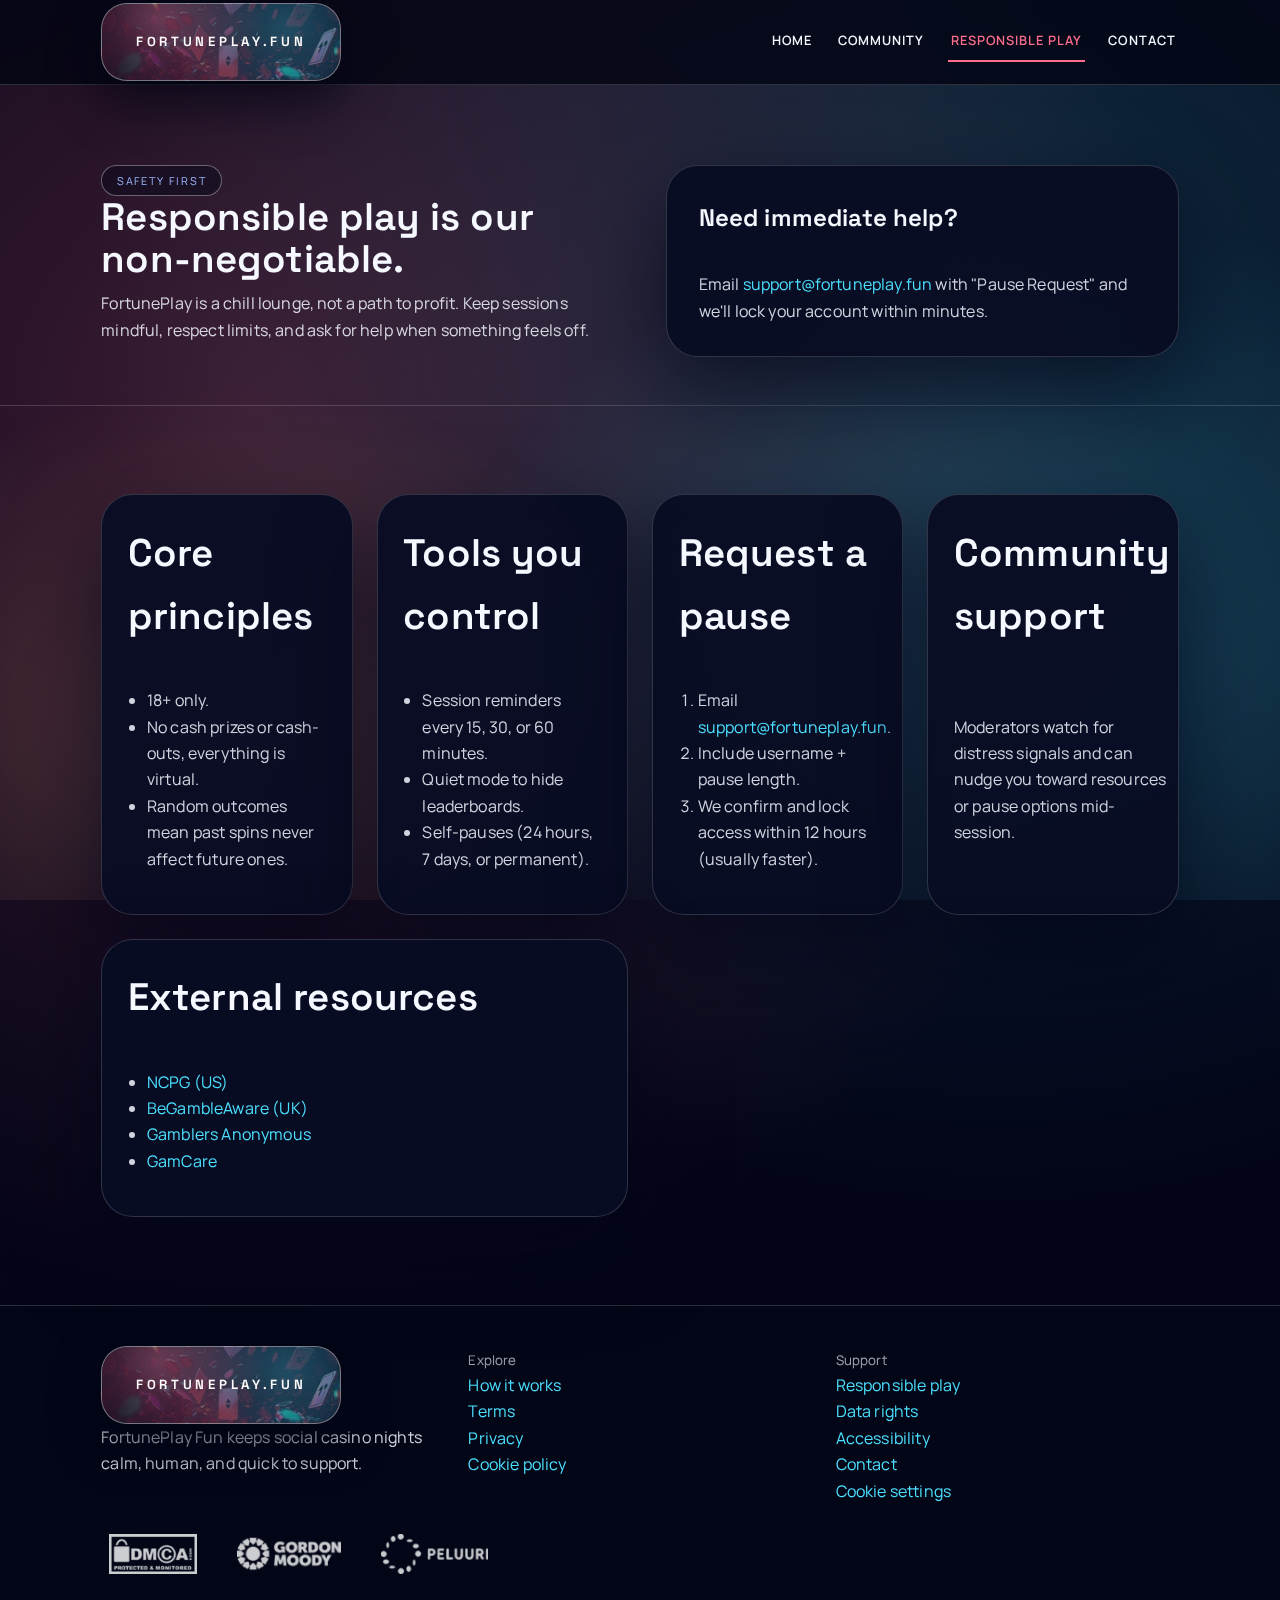
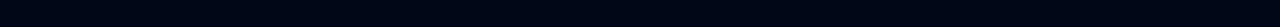
<file: responsible-play/index.html>
<!doctype html>
<html lang="en">
<head>
  <meta charset="utf-8">
  <meta name="viewport" content="width=device-width, initial-scale=1">
  <meta name="theme-color" content="#f8cf5d">
  <title>Responsible Play | FortunePlay Fun</title>
  <meta name="description" content="FortunePlay Fun is entertainment-only. Review our safety tools, age limits, and support resources.">
  <link rel="canonical" href="https://fortuneplay.fun/responsible-play/">
  <meta property="og:site_name" content="FortunePlay Fun">
  <meta property="og:title" content="Responsible Play | FortunePlay Fun">
  <meta property="og:description" content="Safety-first policies and resources for the FortunePlay lounge.">
  <meta property="og:url" content="https://fortuneplay.fun/responsible-play/">
  <meta property="og:type" content="website">
  <meta property="og:image" content="https://fortuneplay.fun/public/images/shareimage.webp">
  <meta name="twitter:card" content="summary_large_image">
  <meta name="twitter:title" content="Responsible Play | FortunePlay Fun">
  <meta name="twitter:description" content="Mindful play guidelines and help lines.">
  <meta name="twitter:image" content="https://fortuneplay.fun/public/images/shareimage.webp">

  <link rel="icon" href="/favicon.ico" sizes="any">
  <link rel="stylesheet" href="/styles.css?v=3">
</head>
<body>
  <a class="skip-link" href="#main-content">Skip to main content</a>
  <header class="site-header">
    <div class="shell header__inner">

      <a class="brand" href="/" aria-label="FortunePlay Fun home">
                <div class='brand__logo' role='img' aria-label='FortunePlay Fun textured logo'>
          <span aria-hidden='true'>fortuneplay.fun</span>
        </div>
      </a>

      <nav class="site-nav" aria-label="Primary">
        <a href="/">Home</a>
        <a href="/community/">Community</a>
        <a href="/responsible-play/" aria-current="page">Responsible Play</a>
        <a href="/contact/">Contact</a>
      </nav>
    </div>
  </header>

  <main id="main-content">
    <section class="hero hero--sub">
      <div class="shell hero__grid">
        <div>
          <p class="pill">Safety first</p>
          <h1>Responsible play is our non-negotiable.</h1>
          <p>FortunePlay is a chill lounge, not a path to profit. Keep sessions mindful, respect limits, and ask for help when something feels off.</p>
        </div>
        <div class="hero__card">
          <h3>Need immediate help?</h3>
          <p>Email <a href="mailto:support@fortuneplay.fun">support@fortuneplay.fun</a> with "Pause Request" and we'll lock your account within minutes.</p>
        </div>
      </div>
    </section>

    <section class="section">
      <div class="shell content-grid">
        <article class="content-card">
          <h2>Core principles</h2>
          <ul>
            <li>18+ only.</li>
            <li>No cash prizes or cash-outs, everything is virtual.</li>
            <li>Random outcomes mean past spins never affect future ones.</li>
          </ul>
        </article>
        <article class="content-card">
          <h2>Tools you control</h2>
          <ul>
            <li>Session reminders every 15, 30, or 60 minutes.</li>
            <li>Quiet mode to hide leaderboards.</li>
            <li>Self-pauses (24 hours, 7 days, or permanent).</li>
          </ul>
        </article>
        <article class="content-card">
          <h2>Request a pause</h2>
          <ol>
            <li>Email <a href="mailto:support@fortuneplay.fun">support@fortuneplay.fun</a>.</li>
            <li>Include username + pause length.</li>
            <li>We confirm and lock access within 12 hours (usually faster).</li>
          </ol>
        </article>
        <article class="content-card">
          <h2>Community support</h2>
          <p>Moderators watch for distress signals and can nudge you toward resources or pause options mid-session.</p>
        </article>
        <article class="content-card content-card--wide">
          <h2>External resources</h2>
          <ul>
            <li><a href="https://www.ncpgambling.org/" rel="nofollow">NCPG (US)</a></li>
            <li><a href="https://www.begambleaware.org/" rel="nofollow">BeGambleAware (UK)</a></li>
            <li><a href="https://www.gamblersanonymous.org/ga/" rel="nofollow">Gamblers Anonymous</a></li>
            <li><a href="https://www.gamcare.org.uk/" rel="nofollow">GamCare</a></li>
          </ul>
        </article>
      </div>
    </section>
  </main>

  <footer class="footer">
    <div class="shell footer__grid">
      <div>

      <a class="brand" href="/" aria-label="FortunePlay Fun home">
                <div class='brand__logo' role='img' aria-label='FortunePlay Fun textured logo'>
          <span aria-hidden='true'>fortuneplay.fun</span>
        </div>
      </a>

        <p>FortunePlay Fun keeps social casino nights calm, human, and quick to support.</p>
      </div>
      <div>
        <small>Explore</small>
        <p><a href="/how-it-works/">How it works</a><br>
        <a href="/terms/">Terms</a><br>
        <a href="/privacy/">Privacy</a><br>
        <a href="/cookie-policy/">Cookie policy</a></p>
      </div>
      <div>
        <small>Support</small>
        <p><a href="/responsible-play/">Responsible play</a><br>
        <a href="/data-rights/">Data rights</a><br>
        <a href="/accessibility/">Accessibility</a><br>
        <a href="/contact/">Contact</a><br>
        <a href="/cookie-settings/">Cookie settings</a></p>
      </div>
    </div>
    <div class="shell footer__logos" aria-label="Safety and support partners">
      <a href="https://www.dmca.com/" target="_blank" rel="noopener nofollow">
        <img src="/public/images/footerimages/dmcaprotectionlogo.webp" alt="DMCA.com protection status">
      </a>
      <a href="https://www.gordonmoody.org.uk/" target="_blank" rel="noopener nofollow">
        <img src="/public/images/footerimages/gordonmoodywhitelogo.webp" alt="Gordon Moody charity">
      </a>
      <a href="https://peluuri.fi/en/" target="_blank" rel="noopener nofollow">
        <img src="/public/images/footerimages/peluurifoot.webp" alt="Peluuri helpline">
      </a>
    </div>
  </footer>
</body>
</html>
</file>
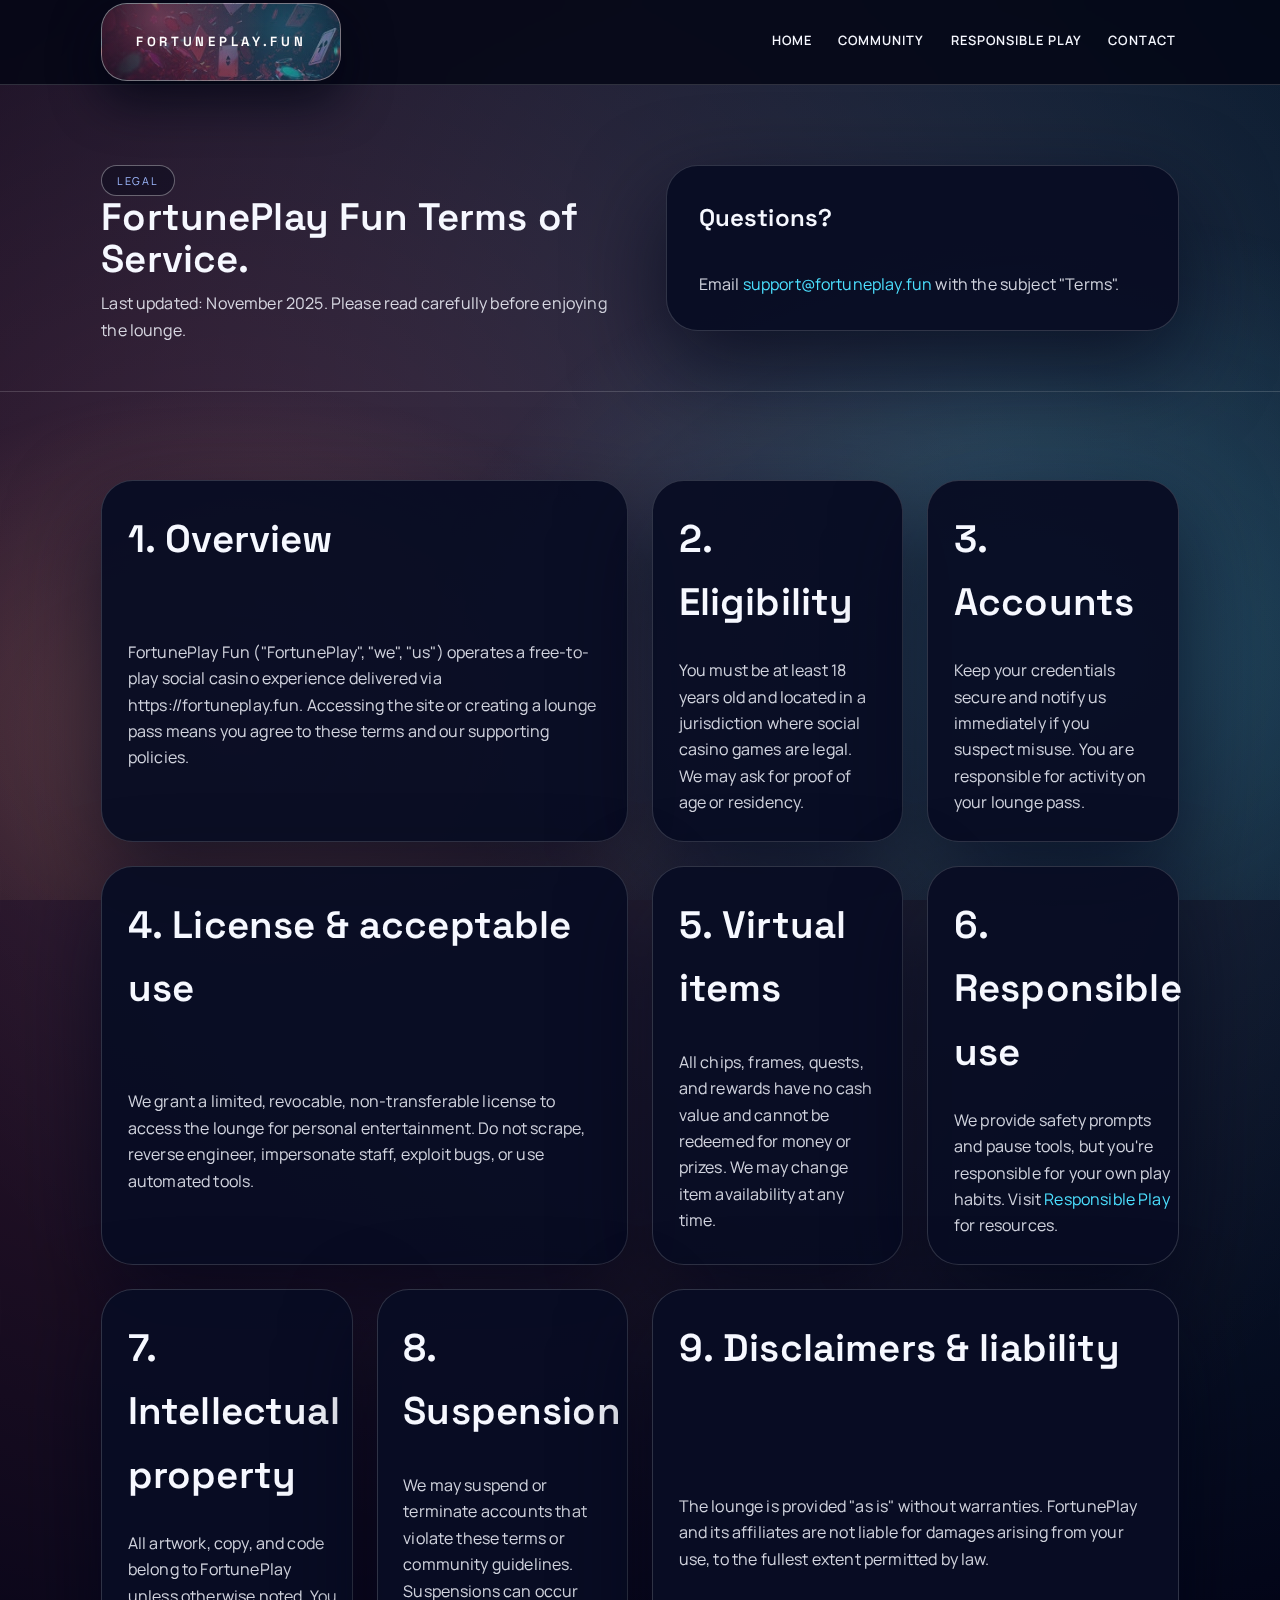
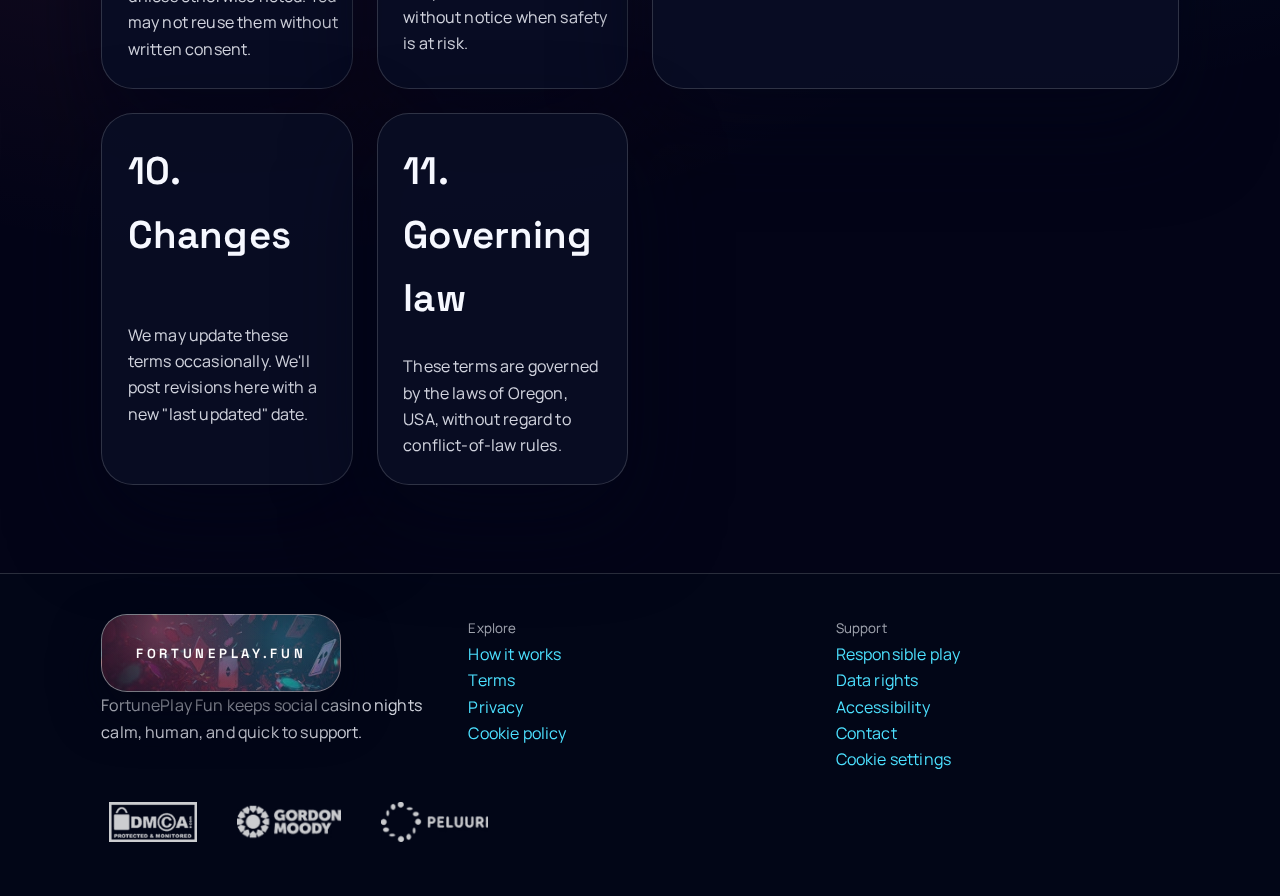
<file: terms/index.html>
<!doctype html>
<html lang="en">
<head>
  <meta charset="utf-8">
  <meta name="viewport" content="width=device-width, initial-scale=1">
  <meta name="theme-color" content="#f8cf5d">
  <title>Terms of Service | FortunePlay Fun</title>
  <meta name="description" content="Read the FortunePlay Fun terms covering accounts, acceptable use, virtual items, and responsible play.">
  <link rel="canonical" href="https://fortuneplay.fun/terms/">
  <meta property="og:site_name" content="FortunePlay Fun">
  <meta property="og:title" content="Terms of Service | FortunePlay Fun">
  <meta property="og:description" content="The legal agreement that governs your use of FortunePlay.">
  <meta property="og:url" content="https://fortuneplay.fun/terms/">
  <meta property="og:type" content="website">
  <meta property="og:image" content="https://fortuneplay.fun/public/images/shareimage.webp">
  <meta name="twitter:card" content="summary_large_image">
  <meta name="twitter:title" content="Terms of Service | FortunePlay Fun">
  <meta name="twitter:description" content="Understand the rules of our social casino lounge.">
  <meta name="twitter:image" content="https://fortuneplay.fun/public/images/shareimage.webp">

  <link rel="icon" href="/favicon.ico" sizes="any">
  <link rel="stylesheet" href="/styles.css?v=3">
</head>
<body>
  <a class="skip-link" href="#main-content">Skip to main content</a>
  <header class="site-header">
    <div class="shell header__inner">

      <a class="brand" href="/" aria-label="FortunePlay Fun home">
                <div class='brand__logo' role='img' aria-label='FortunePlay Fun textured logo'>
          <span aria-hidden='true'>fortuneplay.fun</span>
        </div>
      </a>

      <nav class="site-nav" aria-label="Primary">
        <a href="/">Home</a>
        <a href="/community/">Community</a>
        <a href="/responsible-play/">Responsible Play</a>
        <a href="/contact/">Contact</a>
      </nav>
    </div>
  </header>

  <main id="main-content">
    <section class="hero hero--sub">
      <div class="shell hero__grid">
        <div>
          <p class="pill">Legal</p>
          <h1>FortunePlay Fun Terms of Service.</h1>
          <p>Last updated: November 2025. Please read carefully before enjoying the lounge.</p>
        </div>
        <div class="hero__card">
          <h3>Questions?</h3>
          <p>Email <a href="mailto:support@fortuneplay.fun">support@fortuneplay.fun</a> with the subject "Terms".</p>
        </div>
      </div>
    </section>

    <section class="section">
      <div class="shell content-grid">
        <article class="content-card content-card--wide">
          <h2>1. Overview</h2>
          <p>FortunePlay Fun ("FortunePlay", "we", "us") operates a free-to-play social casino experience delivered via https://fortuneplay.fun. Accessing the site or creating a lounge pass means you agree to these terms and our supporting policies.</p>
        </article>
        <article class="content-card">
          <h2>2. Eligibility</h2>
          <p>You must be at least 18 years old and located in a jurisdiction where social casino games are legal. We may ask for proof of age or residency.</p>
        </article>
        <article class="content-card">
          <h2>3. Accounts</h2>
          <p>Keep your credentials secure and notify us immediately if you suspect misuse. You are responsible for activity on your lounge pass.</p>
        </article>
        <article class="content-card content-card--wide">
          <h2>4. License & acceptable use</h2>
          <p>We grant a limited, revocable, non-transferable license to access the lounge for personal entertainment. Do not scrape, reverse engineer, impersonate staff, exploit bugs, or use automated tools.</p>
        </article>
        <article class="content-card">
          <h2>5. Virtual items</h2>
          <p>All chips, frames, quests, and rewards have no cash value and cannot be redeemed for money or prizes. We may change item availability at any time.</p>
        </article>
        <article class="content-card">
          <h2>6. Responsible use</h2>
          <p>We provide safety prompts and pause tools, but you're responsible for your own play habits. Visit <a href="/responsible-play/">Responsible Play</a> for resources.</p>
        </article>
        <article class="content-card">
          <h2>7. Intellectual property</h2>
          <p>All artwork, copy, and code belong to FortunePlay unless otherwise noted. You may not reuse them without written consent.</p>
        </article>
        <article class="content-card">
          <h2>8. Suspension</h2>
          <p>We may suspend or terminate accounts that violate these terms or community guidelines. Suspensions can occur without notice when safety is at risk.</p>
        </article>
        <article class="content-card content-card--wide">
          <h2>9. Disclaimers & liability</h2>
          <p>The lounge is provided "as is" without warranties. FortunePlay and its affiliates are not liable for damages arising from your use, to the fullest extent permitted by law.</p>
        </article>
        <article class="content-card">
          <h2>10. Changes</h2>
          <p>We may update these terms occasionally. We'll post revisions here with a new "last updated" date.</p>
        </article>
        <article class="content-card">
          <h2>11. Governing law</h2>
          <p>These terms are governed by the laws of Oregon, USA, without regard to conflict-of-law rules.</p>
        </article>
      </div>
    </section>
  </main>

  <footer class="footer">
    <div class="shell footer__grid">
      <div>

      <a class="brand" href="/" aria-label="FortunePlay Fun home">
                <div class='brand__logo' role='img' aria-label='FortunePlay Fun textured logo'>
          <span aria-hidden='true'>fortuneplay.fun</span>
        </div>
      </a>

        <p>FortunePlay Fun keeps social casino nights calm, human, and quick to support.</p>
      </div>
      <div>
        <small>Explore</small>
        <p><a href="/how-it-works/">How it works</a><br>
        <a href="/terms/">Terms</a><br>
        <a href="/privacy/">Privacy</a><br>
        <a href="/cookie-policy/">Cookie policy</a></p>
      </div>
      <div>
        <small>Support</small>
        <p><a href="/responsible-play/">Responsible play</a><br>
        <a href="/data-rights/">Data rights</a><br>
        <a href="/accessibility/">Accessibility</a><br>
        <a href="/contact/">Contact</a><br>
        <a href="/cookie-settings/">Cookie settings</a></p>
      </div>
    </div>
    <div class="shell footer__logos" aria-label="Safety and support partners">
      <a href="https://www.dmca.com/" target="_blank" rel="noopener nofollow">
        <img src="/public/images/footerimages/dmcaprotectionlogo.webp" alt="DMCA.com protection status">
      </a>
      <a href="https://www.gordonmoody.org.uk/" target="_blank" rel="noopener nofollow">
        <img src="/public/images/footerimages/gordonmoodywhitelogo.webp" alt="Gordon Moody charity">
      </a>
      <a href="https://peluuri.fi/en/" target="_blank" rel="noopener nofollow">
        <img src="/public/images/footerimages/peluurifoot.webp" alt="Peluuri helpline">
      </a>
    </div>
  </footer>
</body>
</html>
</file>
<file: styles.css>
@import url('https://fonts.googleapis.com/css2?family=Space+Grotesk:wght@400;500;600;700&family=Manrope:wght@400;500;600;700&display=swap');

:root {
  --bg: #030417;
  --bg-soft: #0c1233;
  --surface: rgba(8, 12, 35, 0.96);
  --surface-alt: rgba(13, 22, 52, 0.92);
  --surface-card: rgba(255, 255, 255, 0.07);
  --brand-electric: #ff6d8d;
  --brand-violet: #4ce0ff;
  --brand-amber: #ffc48f;
  --brand-slate: #9fbaff;
  --text: #f6f8ff;
  --muted: rgba(245, 247, 255, 0.85);
  --muted-strong: rgba(245, 247, 255, 0.75);
  --muted-soft: rgba(245, 247, 255, 0.65);
  --border: rgba(255, 255, 255, 0.16);
  --border-strong: rgba(255, 255, 255, 0.3);
  --shadow-soft: 0 35px 90px rgba(3, 6, 24, 0.7);
  --radius-lg: 32px;
  --radius-md: 20px;
  --radius-sm: 12px;
  --font-display: 'Space Grotesk', 'Manrope', system-ui, sans-serif;
  --font-body: 'Manrope', 'Space Grotesk', system-ui, sans-serif;
}

*, *::before, *::after {
  box-sizing: border-box;
}

html {
  font-size: 16px;
  scroll-behavior: smooth;
}

body {
  margin: 0;
  min-height: 100vh;
  font-family: var(--font-body);
  background: radial-gradient(circle at 20% 25%, rgba(255, 109, 141, 0.22), transparent 58%),
              radial-gradient(circle at 78% 18%, rgba(76, 224, 255, 0.18), transparent 55%),
              var(--bg);
  color: var(--text);
  line-height: 1.65;
  letter-spacing: 0.01em;
}

body::before,
body::after {
  content: "";
  position: fixed;
  inset: 0;
  pointer-events: none;
  z-index: -1;
}

body::before {
  background: radial-gradient(720px 520px at 18% 82%, rgba(255, 184, 129, 0.2), transparent 68%);
}

body::after {
  background: radial-gradient(880px 640px at 82% 74%, rgba(76, 224, 255, 0.2), transparent 72%);
}

img, svg {
  display: block;
  max-width: 100%;
  height: auto;
}

a {
  color: var(--brand-violet);
  text-decoration: none;
  transition: opacity 0.25s ease;
}

a:hover,
a:focus-visible {
  opacity: 0.7;
}

p {
  margin: 0;
  color: var(--muted);
}

h1, h2, h3, h4, h5, h6 {
  font-family: var(--font-display);
  font-weight: 600;
  margin: 0 0 0.6rem;
  color: var(--text);
}

h1 {
  font-size: clamp(2.5rem, 4vw, 3.8rem);
  line-height: 1.1;
}

h2 {
  font-size: clamp(2rem, 3vw, 2.6rem);
}

h3 {
  font-size: 1.5rem;
}

ul, ol {
  padding-left: 1.2rem;
  color: var(--muted);
}

blockquote {
  border-left: 3px solid var(--brand-electric);
  margin: 1.5rem 0;
  padding-left: 1rem;
  color: var(--muted);
}

.skip-link {
  position: absolute;
  top: 0.5rem;
  left: 50%;
  transform: translate(-50%, -200%);
  background: var(--text);
  color: #05060e;
  padding: 0.75rem 1.5rem;
  border-radius: 999px;
  z-index: 999;
  font-weight: 600;
  transition: transform 0.3s ease;
}

.skip-link:focus {
  transform: translate(-50%, 0);
}

.shell {
  width: min(1180px, 100%);
  margin: 0 auto;
  padding: 0 clamp(1.5rem, 4vw, 3.5rem);
}

.site-header {
  position: sticky;
  top: 0;
  z-index: 100;
  background: rgba(3, 5, 20, 0.82);
  border-bottom: 1px solid var(--border);
  backdrop-filter: blur(18px);
}

.header__inner {
  display: flex;
  align-items: center;
  justify-content: space-between;
  gap: 1rem;
  min-height: 84px;
}

.brand {
  display: inline-flex;
  align-items: center;
}

.brand__logo {
  width: 240px;
  height: 78px;
  border-radius: 26px;
  display: flex;
  align-items: center;
  justify-content: center;
  padding: 0 1rem;
  background-image: linear-gradient(135deg, rgba(5, 7, 24, 0.85), rgba(12, 20, 52, 0.45)), url('/public/images/logobackground.webp');
  background-size: cover;
  background-position: center;
  position: relative;
  overflow: hidden;
  text-transform: uppercase;
  letter-spacing: 0.28em;
  font-size: 0.82rem;
  font-family: var(--font-display);
  font-weight: 600;
  color: #fffefe;
  border: 1px solid rgba(255, 255, 255, 0.45);
  box-shadow: 0 20px 48px rgba(3, 6, 20, 0.75);
  transition: transform 0.2s ease, box-shadow 0.2s ease;
}

.brand__logo::after {
  content: "";
  position: absolute;
  inset: 0;
  background: radial-gradient(circle at 25% 20%, rgba(255, 109, 141, 0.5), transparent 55%),
              radial-gradient(circle at 78% 35%, rgba(76, 224, 255, 0.4), transparent 60%);
  mix-blend-mode: screen;
  opacity: 0.75;
}

.brand__logo span {
  position: relative;
  z-index: 1;
  text-shadow: 0 8px 18px rgba(2, 0, 10, 0.65);
}

.brand:hover .brand__logo,
.brand:focus-visible .brand__logo {
  transform: translateY(-2px);
  box-shadow: 0 32px 64px rgba(3, 6, 20, 0.85);
}

.site-nav {
  display: flex;
  gap: 1.25rem;
  flex-wrap: wrap;
  font-size: 0.95rem;
}

.site-nav a {
  color: var(--text);
  padding: 0.55rem 0.2rem;
  border-bottom: 2px solid transparent;
  letter-spacing: 0.08em;
  text-transform: uppercase;
  font-weight: 600;
  font-size: 0.8rem;
}

.site-nav a:hover,
.site-nav a:focus-visible,
.site-nav a[aria-current="page"] {
  border-color: var(--brand-electric);
  color: var(--brand-electric);
}

.button-row {
  display: flex;
  flex-wrap: wrap;
  gap: 0.85rem;
}

.btn {
  display: inline-flex;
  align-items: center;
  justify-content: center;
  padding: 0.95rem 1.6rem;
  border-radius: 999px;
  border: 1px solid transparent;
  font-weight: 600;
  letter-spacing: 0.05em;
  text-transform: uppercase;
  font-size: 0.9rem;
  transition: transform 0.25s ease, box-shadow 0.25s ease, border-color 0.25s ease;
}

.btn--primary {
  background: linear-gradient(130deg, var(--brand-electric), var(--brand-violet));
  color: #041525;
  box-shadow: 0 25px 55px rgba(255, 109, 141, 0.32);
}

.btn--ghost {
  border-color: rgba(255, 255, 255, 0.32);
  color: var(--text);
  background: rgba(4, 7, 22, 0.7);
  box-shadow: 0 20px 38px rgba(3, 5, 16, 0.6);
}

.btn--soft {
  background: rgba(255, 255, 255, 0.1);
  color: var(--text);
}

.btn:hover,
.btn:focus-visible {
  transform: translateY(-2px);
}

.pill {
  display: inline-flex;
  align-items: center;
  gap: 0.4rem;
  padding: 0.35rem 0.9rem;
  border-radius: 999px;
  border: 1px solid rgba(255, 255, 255, 0.35);
  text-transform: uppercase;
  letter-spacing: 0.18em;
  font-size: 0.68rem;
  color: var(--brand-slate);
  background: rgba(4, 7, 24, 0.45);
}

.hero {
  padding: clamp(3rem, 8vw, 6rem) 0 clamp(2rem, 6vw, 4rem);
}

.hero--simple {
  background-image: url('/public/images/herobackground.webp');
  background-size: cover;
  background-position: center;
  background-repeat: no-repeat;
  border-bottom: 1px solid var(--border);
  position: relative;
  isolation: isolate;
}

.hero--simple::before {
  content: "";
  position: absolute;
  inset: 0;
  background: rgba(1, 5, 20, 0.5);
  z-index: -2;
}

.hero--simple::after {
  content: "";
  position: absolute;
  inset: 0;
  background: linear-gradient(120deg, rgba(3, 6, 24, 0.85) 0%, rgba(12, 20, 46, 0.62) 50%, rgba(20, 34, 64, 0.45) 100%);
  z-index: -1;
}

.hero__simple {
  display: grid;
  gap: clamp(1.5rem, 4vw, 3rem);
  grid-template-columns: repeat(auto-fit, minmax(280px, 1fr));
  align-items: center;
}

.hero__intro {
  display: grid;
  gap: 1.5rem;
  padding: clamp(1.25rem, 3vw, 2.25rem);
  border-radius: var(--radius-lg);
  border: 1px solid rgba(255, 255, 255, 0.14);
  background: linear-gradient(145deg, rgba(3, 5, 18, 0.72), rgba(7, 11, 30, 0.6));
  box-shadow: 0 35px 60px rgba(2, 4, 15, 0.6);
}

.hero__intro h1,
.hero__intro p {
  text-shadow: 0 8px 24px rgba(2, 3, 8, 0.65);
}

.hero__intro .pill {
  background: rgba(255, 255, 255, 0.12);
  color: var(--text);
  border-color: rgba(255, 255, 255, 0.22);
}

.hero__panel {
  background: linear-gradient(135deg, rgba(255, 109, 141, 0.2), rgba(76, 224, 255, 0.22));
  border-radius: var(--radius-lg);
  border: 1px solid rgba(255, 255, 255, 0.2);
  padding: clamp(1.5rem, 3vw, 2.5rem);
  box-shadow: 0 30px 60px rgba(5, 7, 18, 0.4);
  display: grid;
  gap: 1rem;
}

.hero__panel ul {
  margin: 0;
  padding-left: 1.2rem;
  color: var(--muted);
}

.hero__grid {
  display: grid;
  gap: clamp(2rem, 4vw, 3.5rem);
  grid-template-columns: repeat(auto-fit, minmax(280px, 1fr));
  align-items: center;
}

.hero__card {
  background: var(--surface);
  border-radius: var(--radius-lg);
  padding: 2rem;
  border: 1px solid var(--border);
  box-shadow: var(--shadow-soft);
  display: grid;
  gap: 1.5rem;
}

.hero__chips {
  display: flex;
  flex-wrap: wrap;
  gap: 0.9rem;
  margin-top: 0.5rem;
}

.hero__chip {
  min-width: 120px;
  padding: 0.8rem 1rem;
  border-radius: 999px;
  border: 1px solid rgba(255, 255, 255, 0.28);
  background: rgba(5, 8, 24, 0.68);
  text-align: center;
  box-shadow: 0 22px 42px rgba(3, 5, 16, 0.55);
}

.hero__chip small {
  display: block;
  text-transform: uppercase;
  letter-spacing: 0.18em;
  font-size: 0.7rem;
  color: var(--muted-strong);
}

.hero__chip strong {
  font-size: 1.1rem;
  color: #fff;
}

.hero__stats {
  margin-top: 2rem;
}

.stat-grid {
  display: grid;
  gap: 1.25rem;
  grid-template-columns: repeat(auto-fit, minmax(160px, 1fr));
}

.stat {
  padding: 1.1rem 1.25rem;
  border-radius: var(--radius-md);
  border: 1px solid var(--border);
  background: var(--surface-alt);
  box-shadow: 0 18px 45px rgba(5, 7, 18, 0.45);
}

.stat small {
  display: block;
  text-transform: uppercase;
  letter-spacing: 0.18em;
  font-size: 0.68rem;
  color: var(--muted-soft);
  margin-bottom: 0.4rem;
}

.stat strong {
  font-size: 1.7rem;
}

.section {
  padding: clamp(2.5rem, 7vw, 5.5rem) 0;
}

.section--contrast {
  background: rgba(7, 10, 24, 0.78);
  border-block: 1px solid var(--border);
}

.section__header {
  margin-bottom: 2.2rem;
  max-width: 760px;
}

.section__header p {
  margin-top: 0.8rem;
}

.feature-grid,
.content-grid,
.support-grid {
  display: grid;
  gap: 1.5rem;
  grid-template-columns: repeat(auto-fit, minmax(240px, 1fr));
}

.feature-card,
.content-card,
.support-card {
  padding: 1.6rem;
  border-radius: var(--radius-lg);
  border: 1px solid var(--border);
  background: var(--surface);
  box-shadow: var(--shadow-soft);
  display: grid;
  gap: 0.9rem;
}

.team-photo {
  width: 100%;
  border-radius: var(--radius-lg);
  border: 1px solid rgba(255, 255, 255, 0.2);
  box-shadow: var(--shadow-soft);
  object-fit: cover;
}

.moderator-photo {
  width: 120px;
  height: 120px;
  object-fit: cover;
  border-radius: 50%;
  border: 2px solid rgba(255, 255, 255, 0.3);
  box-shadow: 0 12px 30px rgba(5, 7, 18, 0.45);
}

.feature-card__icon {
  width: 48px;
  height: 48px;
  border-radius: var(--radius-sm);
  background: var(--surface-card);
  display: grid;
  place-items: center;
  color: var(--brand-electric);
  font-size: 1.4rem;
}

.phase-grid {
  margin-top: 2rem;
  display: grid;
  gap: 1.5rem;
  grid-template-columns: repeat(auto-fit, minmax(220px, 1fr));
}

.phase-card {
  background: linear-gradient(135deg, rgba(255, 109, 141, 0.16), rgba(76, 224, 255, 0.1));
  border: 1px solid rgba(255, 255, 255, 0.22);
  border-radius: var(--radius-lg);
  padding: 1.5rem;
  box-shadow: 0 25px 55px rgba(3, 6, 20, 0.5);
  display: grid;
  gap: 0.8rem;
}

.phase-card__icon {
  width: 42px;
  height: 42px;
  border-radius: 12px;
  background: rgba(4, 7, 24, 0.6);
  display: grid;
  place-items: center;
  font-size: 1.3rem;
  color: var(--brand-amber);
  box-shadow: inset 0 0 15px rgba(255, 255, 255, 0.1);
}

.phase-card__note {
  font-size: 0.85rem;
  letter-spacing: 0.04em;
  text-transform: uppercase;
  color: var(--muted-soft);
}

.pill--bright {
  border-color: transparent;
  background: linear-gradient(120deg, var(--brand-electric), var(--brand-violet));
  color: #05101c;
  box-shadow: 0 10px 30px rgba(255, 109, 141, 0.45);
}

.spark-panel {
  padding: 2rem;
  border-radius: var(--radius-lg);
  border: 1px solid rgba(255, 255, 255, 0.25);
  background: radial-gradient(circle at 15% 20%, rgba(255, 109, 141, 0.28), transparent 55%),
              radial-gradient(circle at 80% 10%, rgba(76, 224, 255, 0.25), transparent 55%),
              rgba(4, 8, 28, 0.8);
  box-shadow: 0 40px 90px rgba(3, 6, 20, 0.7);
  display: grid;
  gap: 1.5rem;
}

.spark-panel__grid {
  display: grid;
  gap: 1rem;
  grid-template-columns: repeat(auto-fit, minmax(180px, 1fr));
}

.spark-panel__stat {
  padding: 1rem;
  border-radius: var(--radius-md);
  border: 1px solid rgba(255, 255, 255, 0.2);
  background: rgba(3, 6, 20, 0.55);
  box-shadow: inset 0 0 30px rgba(255, 255, 255, 0.05);
  display: grid;
  gap: 0.4rem;
}

.spark-panel__stat small {
  text-transform: uppercase;
  letter-spacing: 0.2em;
  font-size: 0.62rem;
  color: var(--muted-soft);
}

.spark-panel__stat strong {
  font-size: 1.1rem;
  color: var(--brand-amber);
}

.spark-principles {
  list-style: none;
  padding: 0;
  margin: 0;
  display: grid;
  gap: 0.75rem;
}

.spark-principles li {
  display: grid;
  grid-template-columns: auto 1fr;
  gap: 0.8rem;
  align-items: start;
  padding: 0.75rem 0.5rem;
  border-bottom: 1px solid rgba(255, 255, 255, 0.15);
}

.spark-principles__icon {
  width: 32px;
  height: 32px;
  border-radius: 50%;
  display: grid;
  place-items: center;
  background: rgba(255, 109, 141, 0.2);
  color: var(--brand-electric);
  font-size: 0.9rem;
}

.spark-panel__footer {
  font-style: italic;
  color: var(--muted);
}

.list-inline {
  display: flex;
  flex-wrap: wrap;
  gap: 0.5rem;
  padding: 0;
  list-style: none;
}

.list-inline li {
  padding: 0.4rem 0.9rem;
  border: 1px solid var(--border);
  border-radius: 999px;
  font-size: 0.85rem;
  letter-spacing: 0.08em;
  text-transform: uppercase;
}

.callout {
  padding: 2rem;
  border-radius: var(--radius-lg);
  border: 1px solid var(--border-strong);
  background: linear-gradient(120deg, rgba(255, 109, 141, 0.18), rgba(76, 224, 255, 0.18));
  box-shadow: var(--shadow-soft);
  display: grid;
  gap: 0.9rem;
}

.grid-split {
  display: grid;
  gap: 1.5rem;
  grid-template-columns: repeat(auto-fit, minmax(280px, 1fr));
}

.checklist {
  list-style: none;
  padding: 0;
  margin: 0;
  display: grid;
  gap: 0.85rem;
}

.checklist li {
  display: flex;
  gap: 0.6rem;
  align-items: flex-start;
}

.checklist svg {
  flex-shrink: 0;
  width: 20px;
  height: 20px;
  color: var(--brand-electric);
}

.footer {
  border-top: 1px solid var(--border);
  padding: 2.5rem 0 3rem;
  background: rgba(2, 7, 24, 0.92);
}

.footer__grid {
  display: grid;
  gap: 1.5rem;
  grid-template-columns: repeat(auto-fit, minmax(220px, 1fr));
}

.footer small {
  color: var(--muted-soft);
}

.footer__logos {
  display: flex;
  flex-wrap: wrap;
  align-items: center;
  gap: 1.5rem;
  margin-top: 1.5rem;
}

.footer__logos a {
  display: inline-flex;
  align-items: center;
  padding: 0.35rem 0.5rem;
}

.footer__logos img {
  height: 40px;
  width: auto;
  opacity: 0.8;
  transition: opacity 0.2s ease;
}

.footer__logos a:hover img,
.footer__logos a:focus-visible img {
  opacity: 1;
}

.hero--sub {
  padding: clamp(3rem, 8vw, 5rem) 0 clamp(1.5rem, 4vw, 3rem);
  border-bottom: 1px solid var(--border);
}

.hero--sub .hero__grid {
  align-items: flex-start;
}

.hero--sub h1 {
  font-size: clamp(2.1rem, 3vw, 3rem);
}

.content-card--wide {
  grid-column: span 2;
}

.table-stack {
  border: 1px solid var(--border);
  border-radius: var(--radius-lg);
  padding: 1.5rem;
  background: var(--surface-alt);
  box-shadow: var(--shadow-soft);
  width: 100%;
  border-collapse: collapse;
}

.table-stack th,
.table-stack td {
  text-align: left;
  padding: 0.65rem 0.4rem;
  border-bottom: 1px solid var(--border);
}

.table-stack thead th {
  font-size: 0.85rem;
  text-transform: uppercase;
  letter-spacing: 0.12em;
  color: var(--muted-soft);
}

.table-stack tr:last-child td {
  border-bottom: none;
}

.table-stack dl {
  display: grid;
  gap: 0.6rem;
}

dt {
  font-weight: 600;
  color: var(--text);
}

dd {
  margin: 0 0 0.6rem;
}

form {
  display: grid;
  gap: 1rem;
}

label {
  font-weight: 600;
}

input,
textarea {
  width: 100%;
  padding: 0.85rem 1rem;
  border-radius: var(--radius-sm);
  border: 1px solid var(--border);
  background: rgba(255, 255, 255, 0.03);
  color: var(--text);
  font-family: inherit;
}

textarea {
  min-height: 140px;
}

@media (max-width: 900px) {
  .site-nav {
    justify-content: flex-start;
  }
}

@media (max-width: 720px) {
  .site-header {
    position: static;
  }

  .header__inner {
    flex-direction: column;
    align-items: flex-start;
    padding: 1.5rem 0;
  }

  .site-nav {
    width: 100%;
    justify-content: space-between;
  }
}

@media (max-width: 520px) {
  .site-nav {
    flex-direction: column;
    gap: 0.4rem;
  }

  .button-row {
    flex-direction: column;
  }

}
</file>
